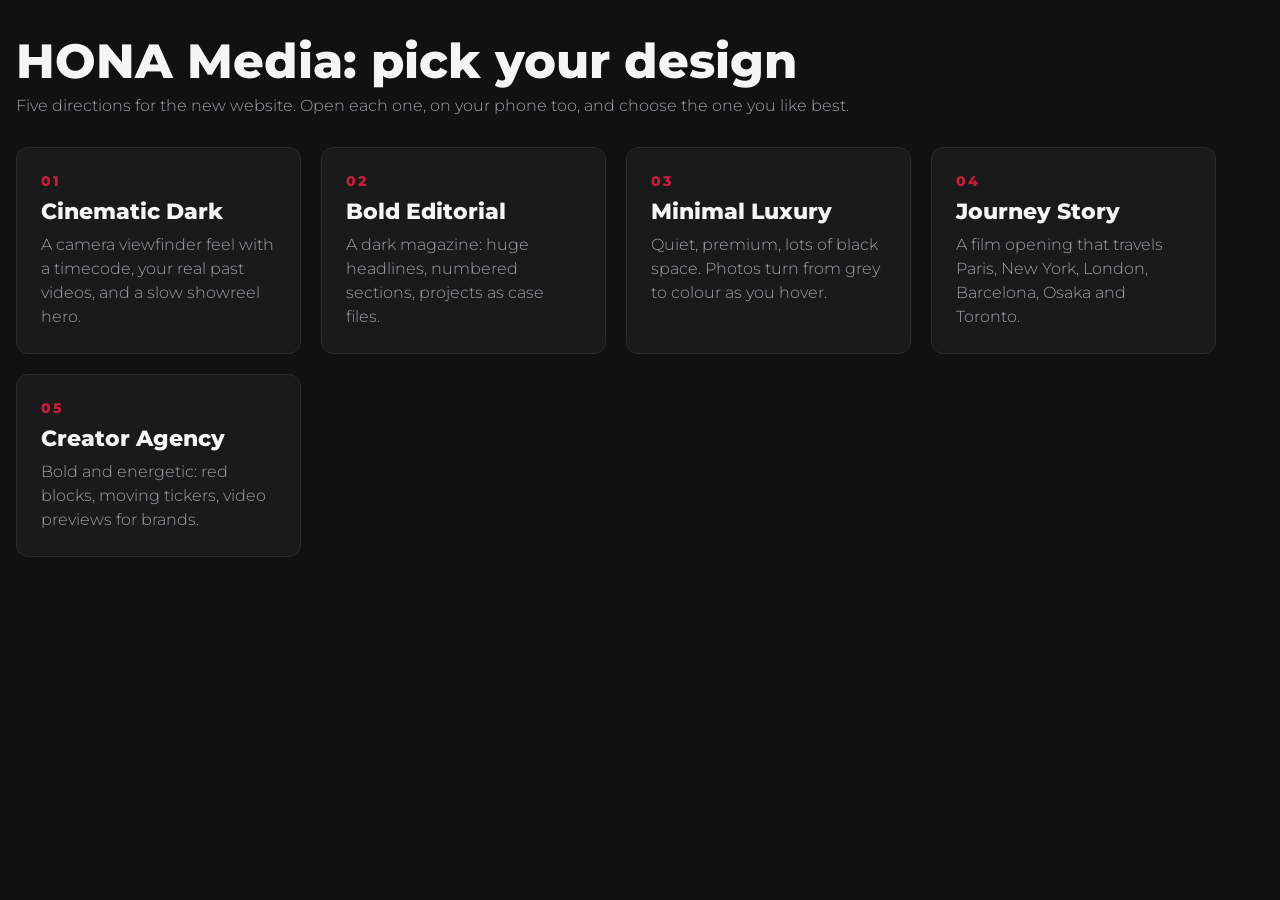
<file: index.html>
<!doctype html>
<html lang="en">
<head>
<meta charset="utf-8">
<meta name="viewport" content="width=device-width, initial-scale=1">
<title>HONA Media: 5 website designs</title>
<link href="https://fonts.googleapis.com/css2?family=Montserrat:wght@300;400;800&display=swap" rel="stylesheet">
<style>
  :root { --bg:#111; --card:#1a1a1a; --text:#f5f5f3; --muted:#9aa3a8; --red:#C41E3A; }
  * { box-sizing:border-box; }
  body { margin:0; background:var(--bg); color:var(--text); font-family:Montserrat, system-ui, sans-serif; padding:32px 16px 64px; }
  h1 { font-weight:800; font-size:clamp(28px,6vw,48px); margin:0 0 6px; }
  p.lead { color:var(--muted); margin:0 0 32px; font-weight:300; }
  .grid { display:grid; gap:20px; grid-template-columns:repeat(auto-fit,minmax(280px,1fr)); max-width:1200px; }
  a.card { display:block; background:var(--card); border:1px solid #2a2a2a; border-radius:12px; padding:24px; color:inherit; text-decoration:none; transition:border-color .2s; }
  a.card:hover, a.card:focus-visible { border-color:var(--red); outline:none; }
  .num { color:var(--red); font-weight:800; font-size:14px; letter-spacing:.15em; }
  h2 { margin:8px 0 8px; font-size:22px; font-weight:800; }
  .desc { color:var(--muted); font-weight:300; line-height:1.5; margin:0; }
</style>
</head>
<body>
  <h1>HONA Media: pick your design</h1>
  <p class="lead">Five directions for the new website. Open each one, on your phone too, and choose the one you like best.</p>
  <div class="grid">
    <a class="card" href="1-cinematic-dark/index.html"><div class="num">01</div><h2>Cinematic Dark</h2><p class="desc">A camera viewfinder feel with a timecode, your real past videos, and a slow showreel hero.</p></a>
    <a class="card" href="2-bold-editorial/index.html"><div class="num">02</div><h2>Bold Editorial</h2><p class="desc">A dark magazine: huge headlines, numbered sections, projects as case files.</p></a>
    <a class="card" href="3-minimal-luxury/index.html"><div class="num">03</div><h2>Minimal Luxury</h2><p class="desc">Quiet, premium, lots of black space. Photos turn from grey to colour as you hover.</p></a>
    <a class="card" href="4-journey-story/index.html"><div class="num">04</div><h2>Journey Story</h2><p class="desc">A film opening that travels Paris, New York, London, Barcelona, Osaka and Toronto.</p></a>
    <a class="card" href="5-creator-agency/index.html"><div class="num">05</div><h2>Creator Agency</h2><p class="desc">Bold and energetic: red blocks, moving tickers, video previews for brands.</p></a>
  </div>
</body>
</html>
</file>
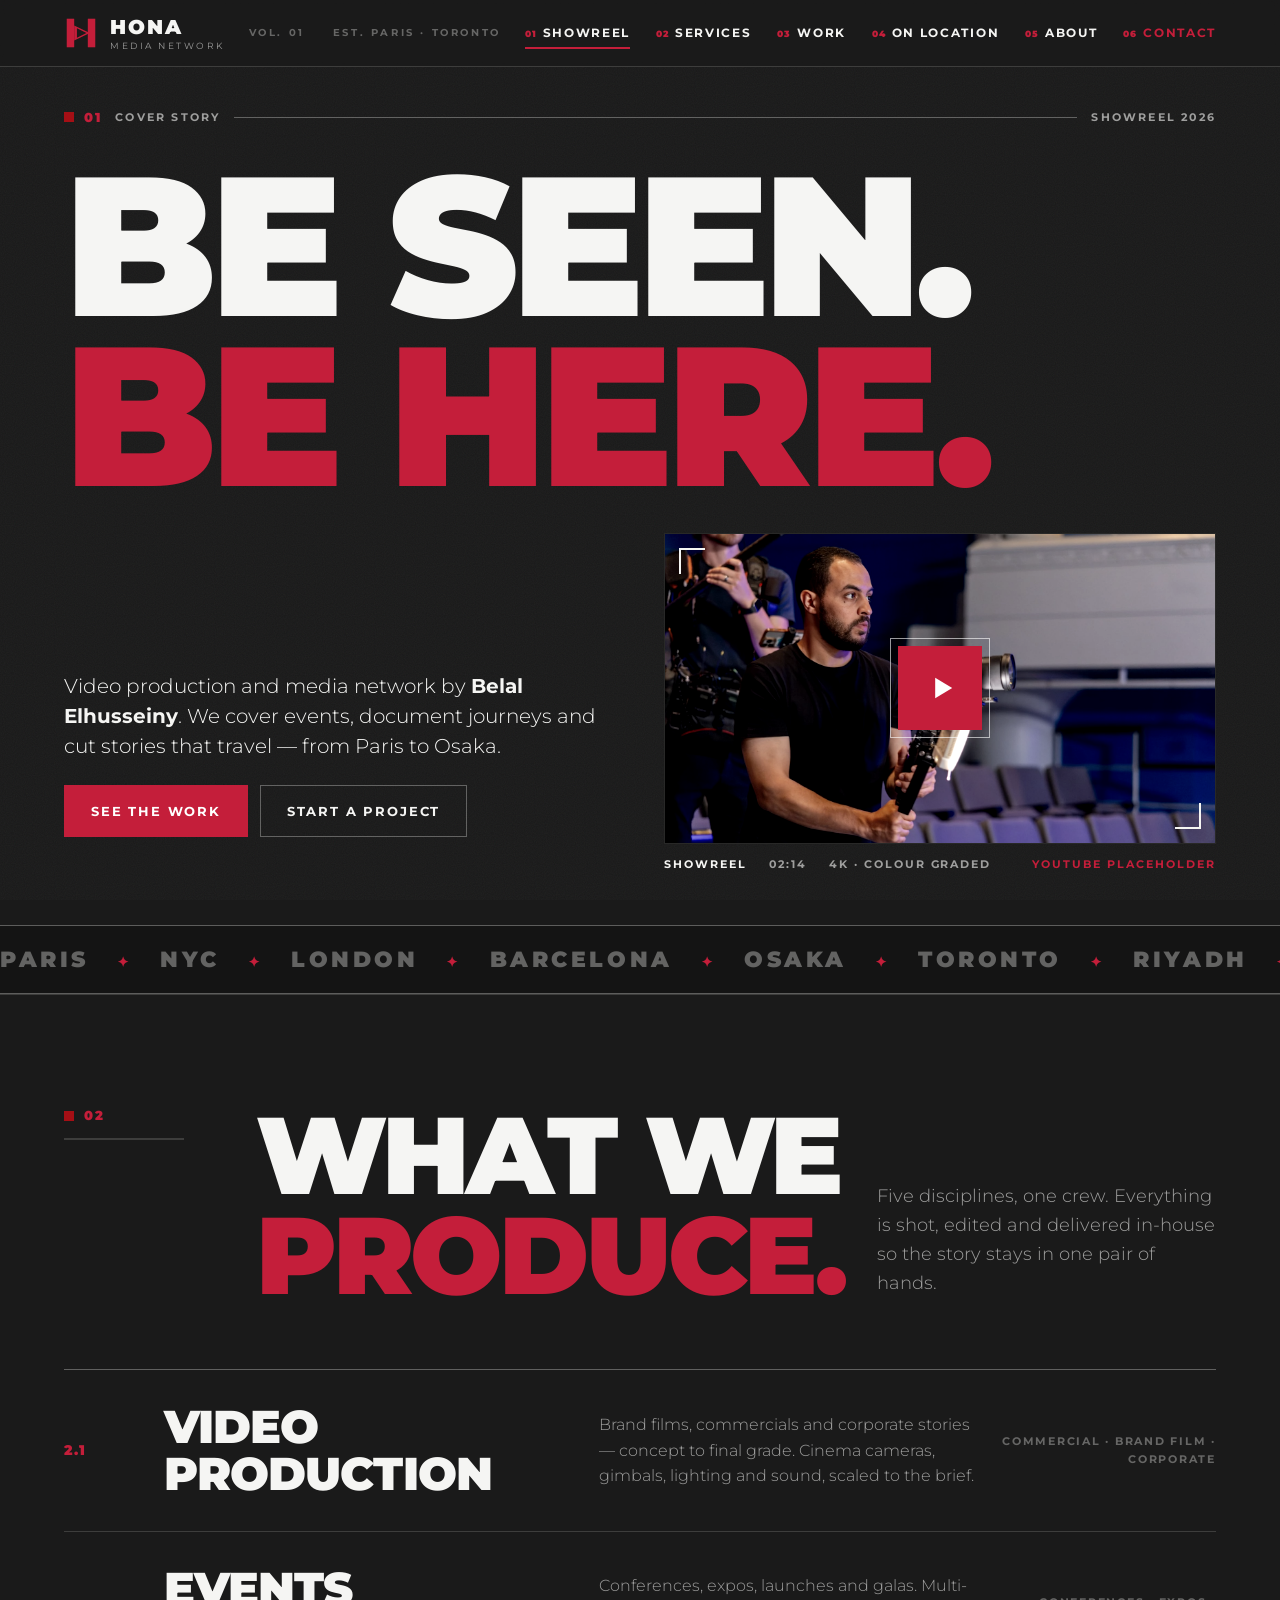
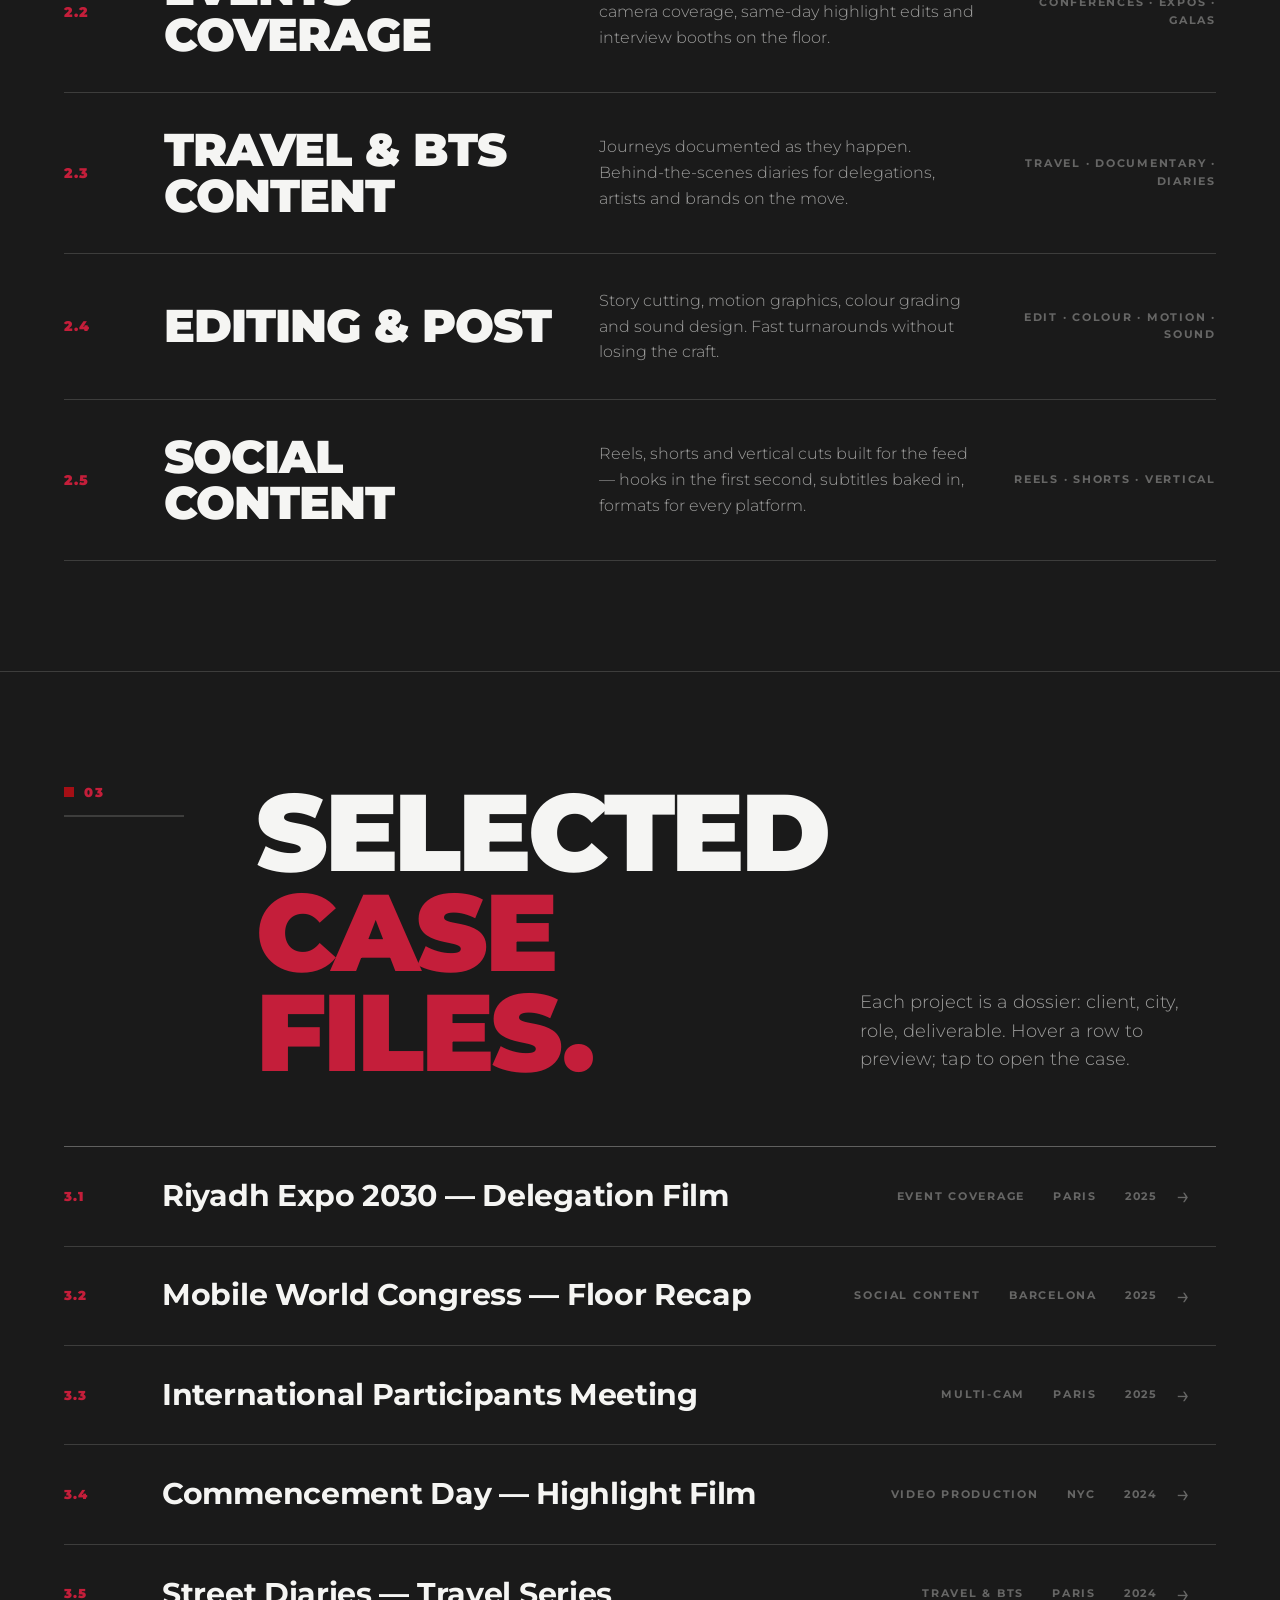
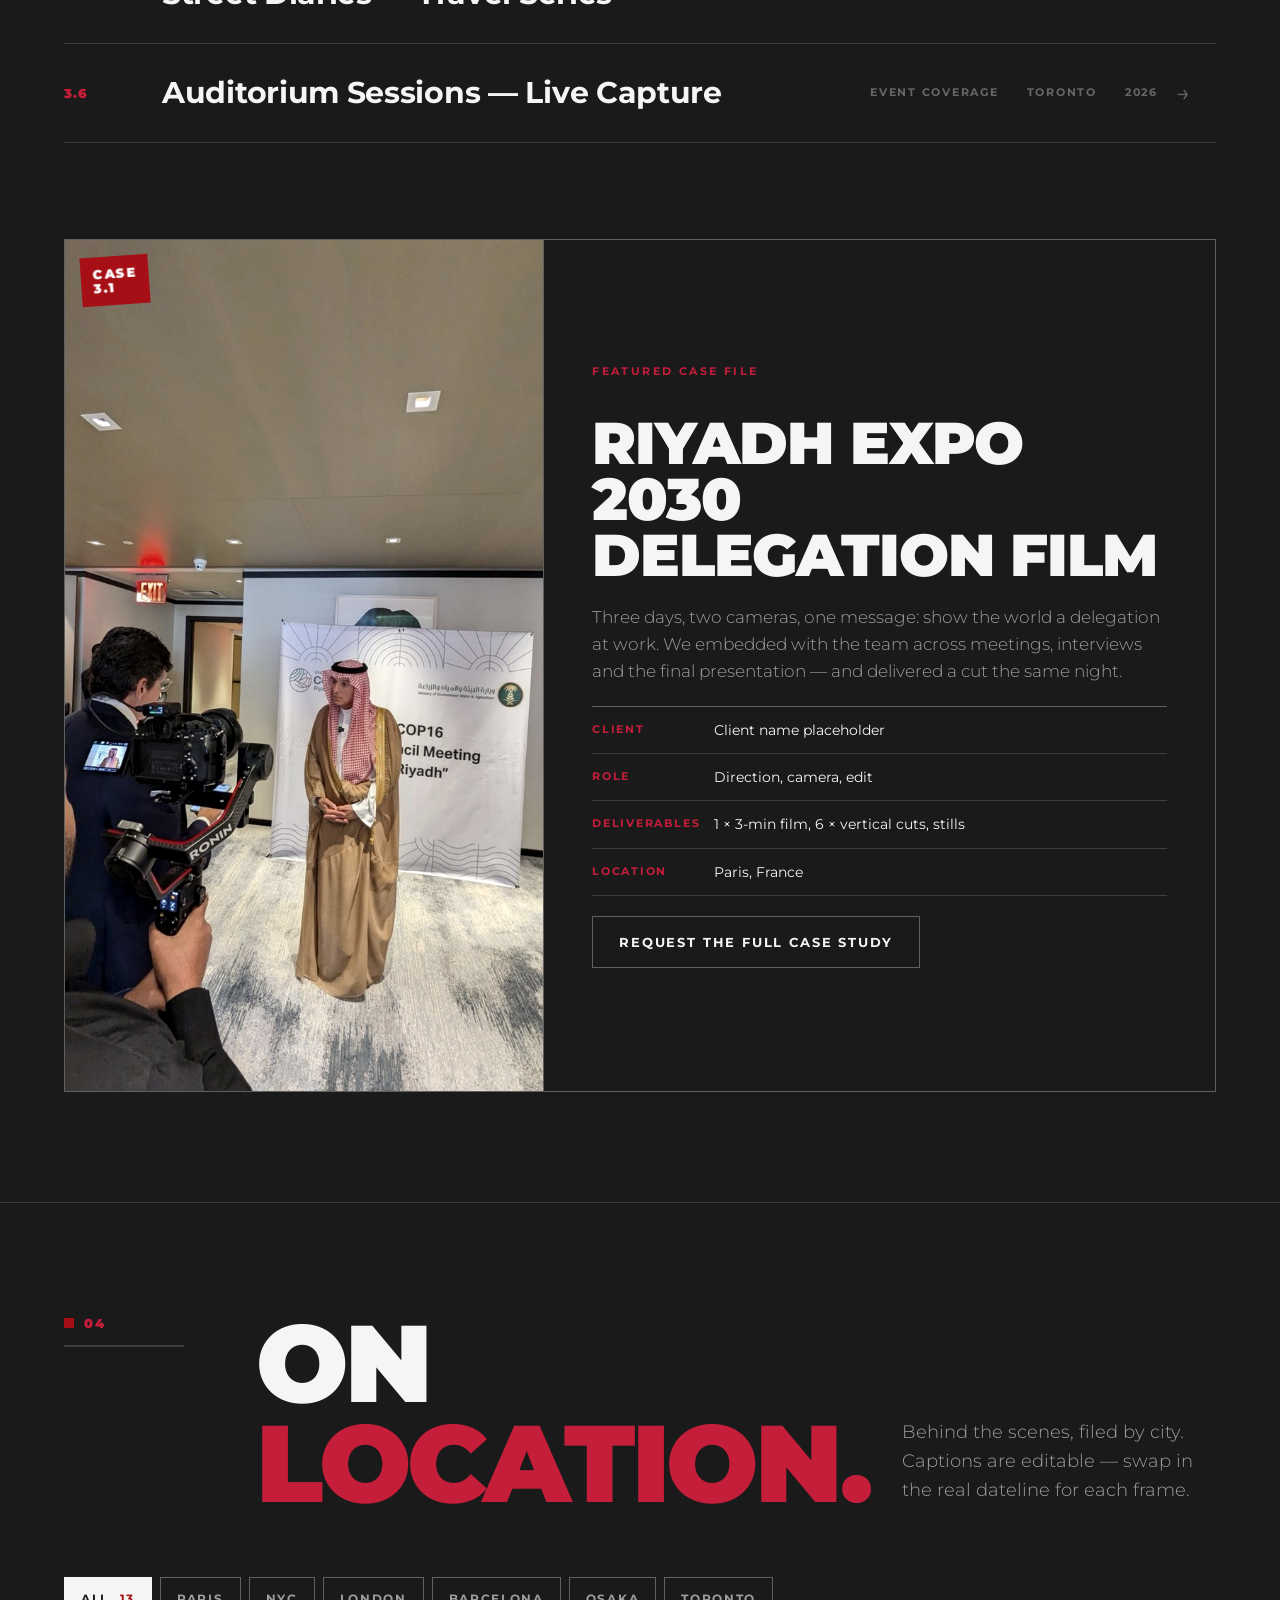
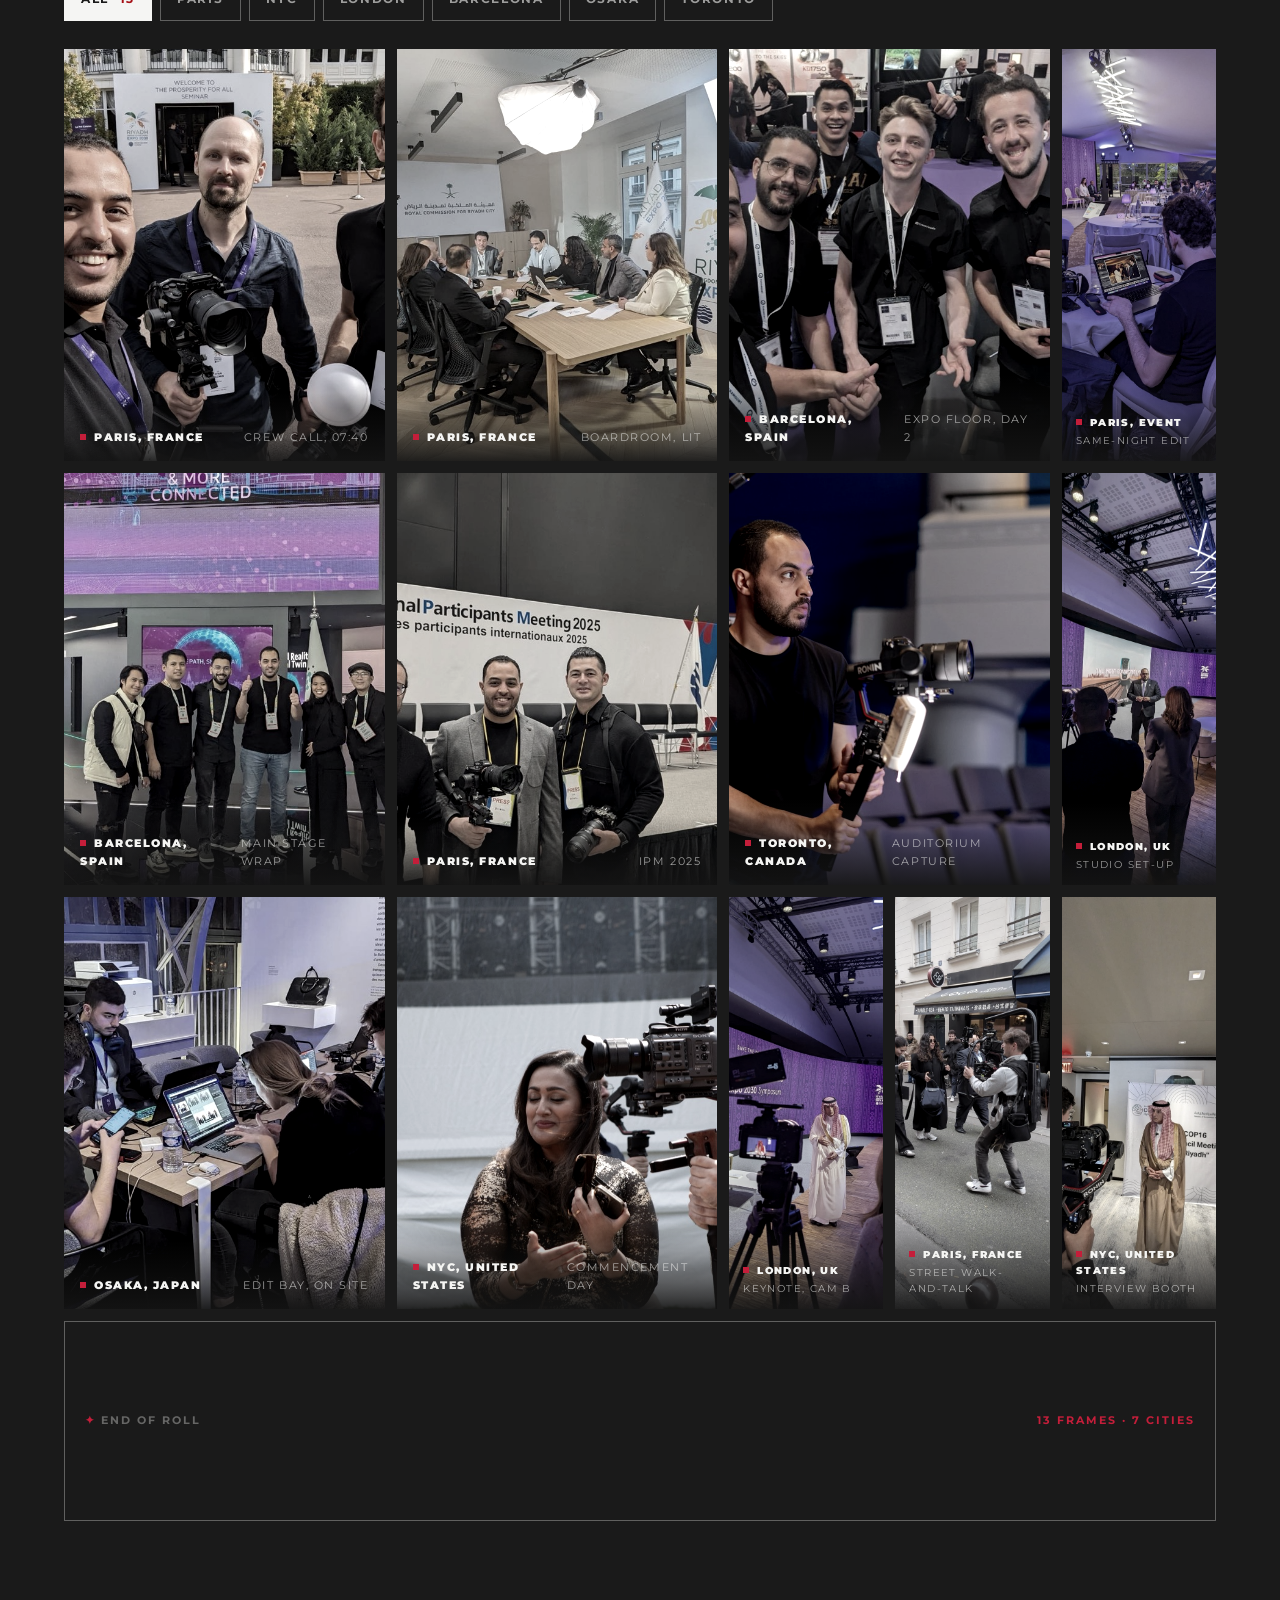
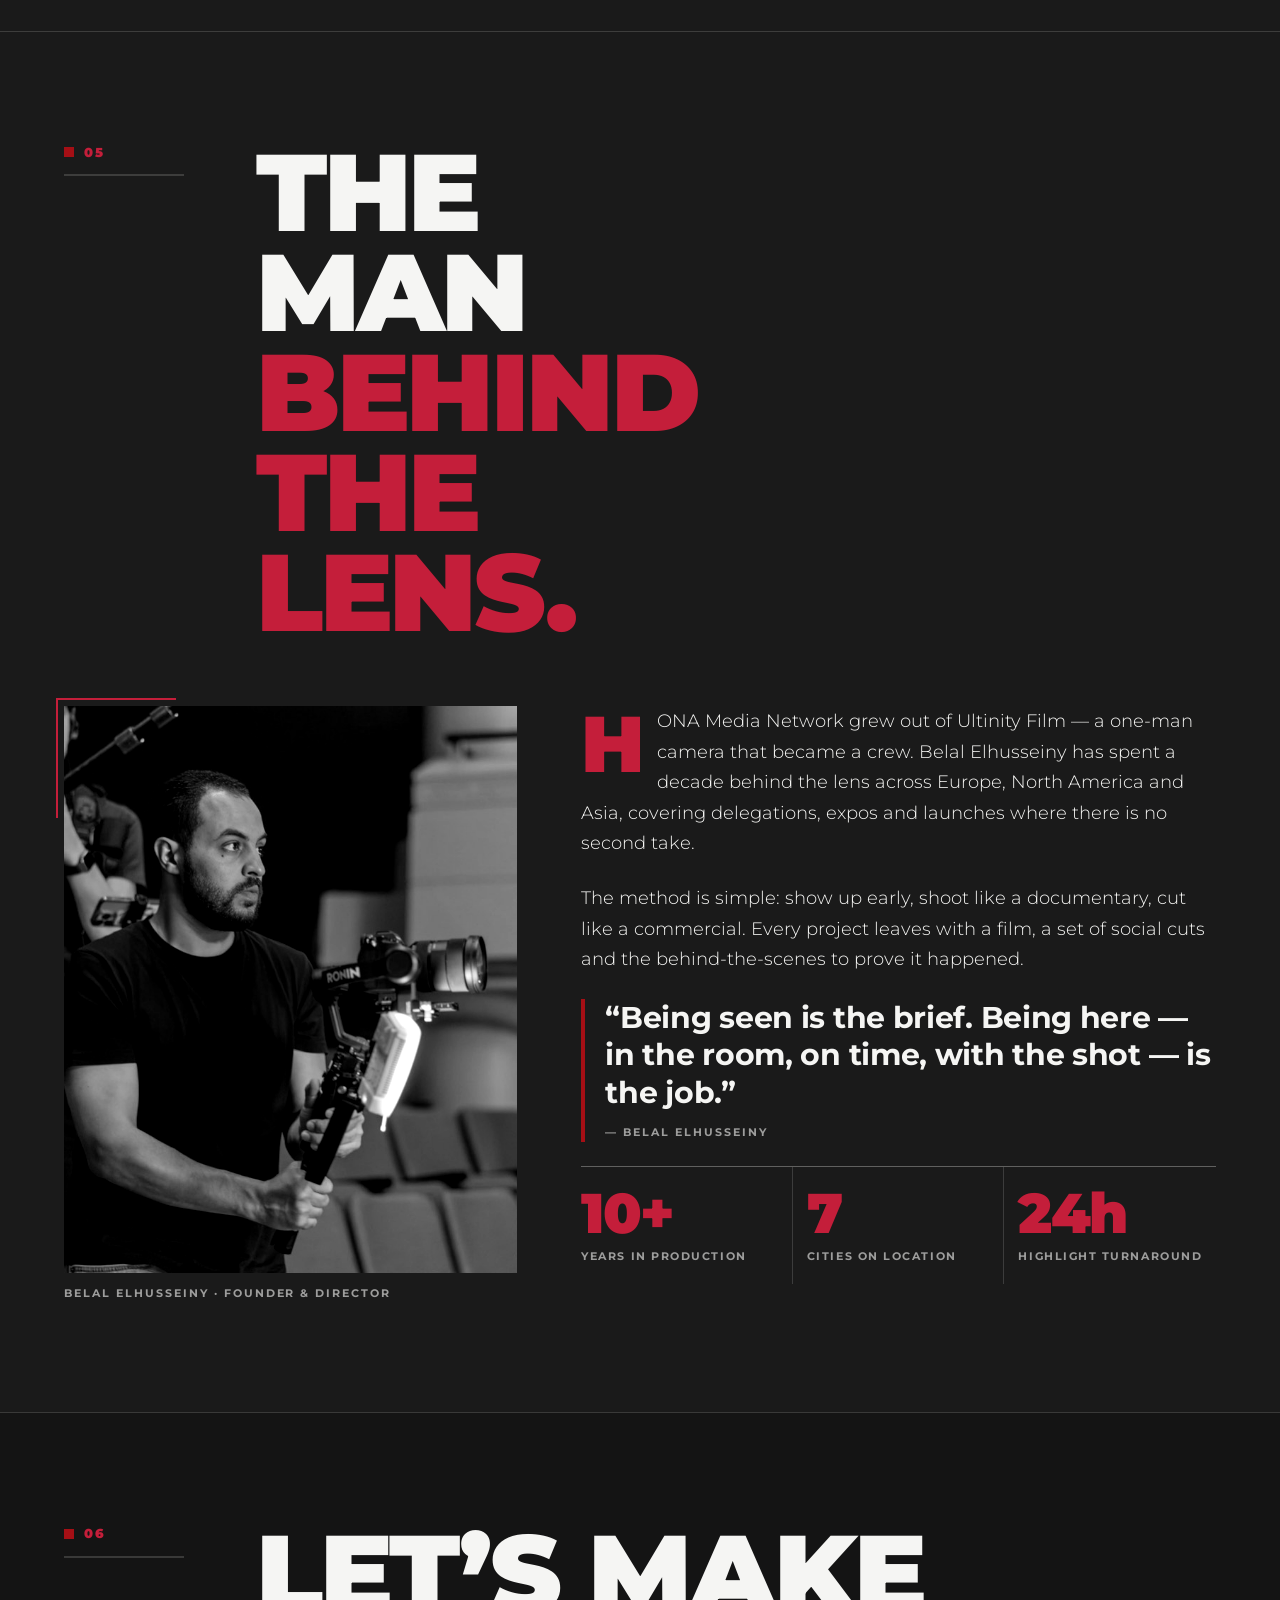
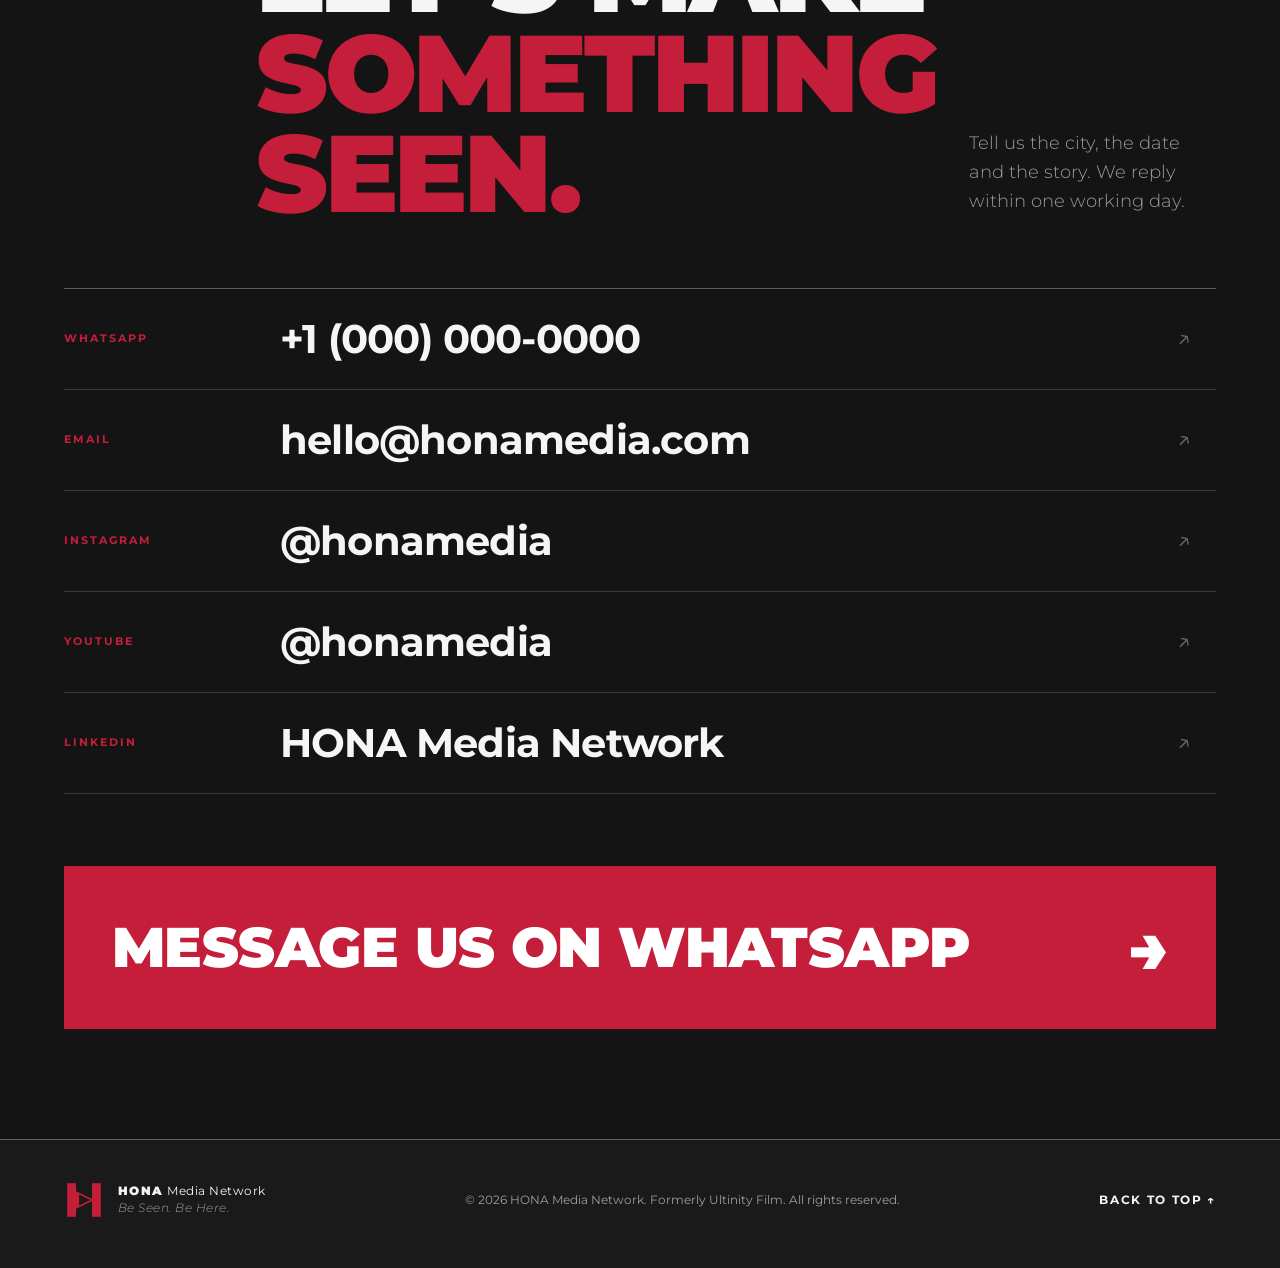
<file: 2-bold-editorial/index.html>
<!doctype html>
<html lang="en">
<head>
  <meta charset="utf-8">
  <meta name="viewport" content="width=device-width, initial-scale=1">
  <title>HONA Media Network — Be Seen. Be Here.</title>
  <meta name="description" content="HONA Media Network is a video production and media company by Belal Elhusseiny. Showreels, event coverage, travel and behind-the-scenes content, editing and social video — shot in Paris, London, NYC, Barcelona, Osaka and Toronto.">
  <meta name="theme-color" content="#1a1a1a">
  <link rel="canonical" href="https://honamedia.com/">
  <link rel="icon" type="image/svg+xml" href="assets/brand/favicon.svg">

  <!-- Open Graph / Twitter -->
  <meta property="og:type" content="website">
  <meta property="og:site_name" content="HONA Media Network">
  <meta property="og:title" content="HONA Media Network — Be Seen. Be Here.">
  <meta property="og:description" content="Video production, event coverage, travel & BTS content, editing and social video. Crafted by Belal Elhusseiny.">
  <meta property="og:image" content="https://honamedia.com/assets/hero-poster.jpg">
  <meta property="og:url" content="https://honamedia.com/">
  <meta name="twitter:card" content="summary_large_image">
  <meta name="twitter:title" content="HONA Media Network — Be Seen. Be Here.">
  <meta name="twitter:description" content="Video production, event coverage, travel & BTS content, editing and social video.">
  <meta name="twitter:image" content="https://honamedia.com/assets/hero-poster.jpg">

  <link rel="preconnect" href="https://fonts.googleapis.com">
  <link rel="preconnect" href="https://fonts.gstatic.com" crossorigin>
  <link href="https://fonts.googleapis.com/css2?family=Montserrat:ital,wght@0,300;0,400;0,700;0,900;1,300&display=swap" rel="stylesheet">
  <link rel="stylesheet" href="css/styles.css">

  <script type="application/ld+json">
  {
    "@context": "https://schema.org",
    "@type": "Organization",
    "name": "HONA Media Network",
    "alternateName": "HONA Media",
    "url": "https://honamedia.com/",
    "logo": "https://honamedia.com/assets/brand/favicon.svg",
    "slogan": "Be Seen. Be Here.",
    "founder": { "@type": "Person", "name": "Belal Elhusseiny" },
    "email": "hello@honamedia.com",
    "sameAs": ["https://instagram.com/honamedia", "https://youtube.com/@honamedia", "https://linkedin.com/company/honamedia"]
  }
  </script>
</head>
<body>
  <a class="skip" href="#main">Skip to content</a>

  <!-- ===== MASTHEAD ===== -->
  <header class="masthead" id="top">
    <a class="brand" href="#top" aria-label="HONA Media Network — home">
      <svg class="brand__mark" viewBox="0 0 100 100" aria-hidden="true" focusable="false">
        <rect x="8" y="8" width="22" height="84" fill="currentColor"/>
        <rect x="70" y="8" width="22" height="84" fill="currentColor"/>
        <polygon points="30,28 30,72 76,50" fill="currentColor"/>
        <polygon points="38,36 38,64 66,50" class="brand__cut"/>
      </svg>
      <span class="brand__word">HONA<small>Media Network</small></span>
    </a>

    <p class="masthead__edition" aria-hidden="true"><span>Vol. 01</span><span>Est. Paris · Toronto</span></p>

    <nav class="nav" aria-label="Primary">
      <button class="nav__toggle" aria-expanded="false" aria-controls="nav-list"><span class="nav__toggle-bar"></span><span class="visually-hidden">Menu</span></button>
      <ul class="nav__list" id="nav-list">
        <li><a href="#showreel"><i>01</i>Showreel</a></li>
        <li><a href="#services"><i>02</i>Services</a></li>
        <li><a href="#work"><i>03</i>Work</a></li>
        <li><a href="#bts"><i>04</i>On Location</a></li>
        <li><a href="#about"><i>05</i>About</a></li>
        <li><a class="nav__cta" href="#contact"><i>06</i>Contact</a></li>
      </ul>
    </nav>
  </header>

  <main id="main">

    <!-- ===== 01 SHOWREEL / COVER ===== -->
    <section class="cover" id="showreel" aria-labelledby="cover-title">
      <div class="cover__rule" aria-hidden="true">
        <span class="folio">01</span><span class="folio__label">Cover story</span><span class="folio__line"></span><span class="folio__tag">Showreel 2026</span>
      </div>

      <h1 class="cover__title" id="cover-title">
        <span class="cover__line"><span>Be</span> <span>Seen.</span></span>
        <span class="cover__line cover__line--ink"><span>Be</span> <span>Here.</span></span>
      </h1>

      <div class="cover__deck">
        <p class="cover__standfirst">Video production and media network by <strong>Belal Elhusseiny</strong>. We cover events, document journeys and cut stories that travel — from Paris to Osaka.</p>
        <div class="cover__actions">
          <a class="btn btn--ink" href="#work">See the work</a>
          <a class="btn btn--line" href="#contact">Start a project</a>
        </div>
      </div>

      <!-- Showreel player: replace data-video-id with the real YouTube ID -->
      <figure class="reel" id="reel">
        <div class="reel__frame" data-video-id="VIDEO_ID_PLACEHOLDER">
          <img class="reel__poster" src="assets/hero-poster.jpg" width="1600" height="1067" alt="Belal Elhusseiny operating a gimbal camera inside an auditorium in Toronto" fetchpriority="high">
          <button class="reel__play" type="button" aria-label="Play showreel">
            <span class="reel__play-ring" aria-hidden="true"></span>
            <svg viewBox="0 0 100 100" aria-hidden="true"><polygon points="30,20 30,80 80,50" fill="currentColor"/></svg>
          </button>
          <span class="reel__corner reel__corner--tl" aria-hidden="true"></span>
          <span class="reel__corner reel__corner--br" aria-hidden="true"></span>
        </div>
        <figcaption class="reel__caption"><span>Showreel</span><span>02:14</span><span>4K · Colour graded</span><span class="reel__caption-note">YouTube placeholder</span></figcaption>
      </figure>

      <div class="ticker" aria-hidden="true">
        <div class="ticker__track">
          <span>Paris</span><span>NYC</span><span>London</span><span>Barcelona</span><span>Osaka</span><span>Toronto</span><span>Riyadh</span>
          <span>Paris</span><span>NYC</span><span>London</span><span>Barcelona</span><span>Osaka</span><span>Toronto</span><span>Riyadh</span>
        </div>
      </div>
    </section>

    <!-- ===== 02 SERVICES ===== -->
    <section class="section services" id="services" aria-labelledby="services-title">
      <div class="section__head">
        <span class="folio">02</span>
        <h2 class="section__title" id="services-title">What we<br><em>produce.</em></h2>
        <p class="section__intro">Five disciplines, one crew. Everything is shot, edited and delivered in-house so the story stays in one pair of hands.</p>
      </div>

      <ol class="index">
        <li class="index__row">
          <span class="index__num">2.1</span>
          <h3 class="index__name">Video Production</h3>
          <p class="index__desc">Brand films, commercials and corporate stories — concept to final grade. Cinema cameras, gimbals, lighting and sound, scaled to the brief.</p>
          <span class="index__tag">Commercial · Brand film · Corporate</span>
        </li>
        <li class="index__row">
          <span class="index__num">2.2</span>
          <h3 class="index__name">Events Coverage</h3>
          <p class="index__desc">Conferences, expos, launches and galas. Multi-camera coverage, same-day highlight edits and interview booths on the floor.</p>
          <span class="index__tag">Conferences · Expos · Galas</span>
        </li>
        <li class="index__row">
          <span class="index__num">2.3</span>
          <h3 class="index__name">Travel &amp; BTS Content</h3>
          <p class="index__desc">Journeys documented as they happen. Behind-the-scenes diaries for delegations, artists and brands on the move.</p>
          <span class="index__tag">Travel · Documentary · Diaries</span>
        </li>
        <li class="index__row">
          <span class="index__num">2.4</span>
          <h3 class="index__name">Editing &amp; Post</h3>
          <p class="index__desc">Story cutting, motion graphics, colour grading and sound design. Fast turnarounds without losing the craft.</p>
          <span class="index__tag">Edit · Colour · Motion · Sound</span>
        </li>
        <li class="index__row">
          <span class="index__num">2.5</span>
          <h3 class="index__name">Social Content</h3>
          <p class="index__desc">Reels, shorts and vertical cuts built for the feed — hooks in the first second, subtitles baked in, formats for every platform.</p>
          <span class="index__tag">Reels · Shorts · Vertical</span>
        </li>
      </ol>
    </section>

    <!-- ===== 03 WORK / CASE FILES ===== -->
    <section class="section work" id="work" aria-labelledby="work-title">
      <div class="section__head">
        <span class="folio">03</span>
        <h2 class="section__title" id="work-title">Selected<br><em>case files.</em></h2>
        <p class="section__intro">Each project is a dossier: client, city, role, deliverable. Hover a row to preview; tap to open the case.</p>
      </div>

      <div class="cases">
        <div class="cases__preview" aria-hidden="true">
          <img src="assets/bts/bts-04.jpg" alt="" width="675" height="1200">
        </div>

        <ol class="cases__list">
          <li>
            <a class="case" href="#case-01" data-preview="assets/bts/bts-04.jpg">
              <span class="case__num">3.1</span>
              <span class="case__title">Riyadh Expo 2030 — Delegation Film</span>
              <span class="case__meta"><span>Event coverage</span><span>Paris</span><span>2025</span></span>
              <span class="case__arrow" aria-hidden="true">→</span>
            </a>
          </li>
          <li>
            <a class="case" href="#case-02" data-preview="assets/bts/bts-09.jpg">
              <span class="case__num">3.2</span>
              <span class="case__title">Mobile World Congress — Floor Recap</span>
              <span class="case__meta"><span>Social content</span><span>Barcelona</span><span>2025</span></span>
              <span class="case__arrow" aria-hidden="true">→</span>
            </a>
          </li>
          <li>
            <a class="case" href="#case-03" data-preview="assets/bts/bts-10.jpg">
              <span class="case__num">3.3</span>
              <span class="case__title">International Participants Meeting</span>
              <span class="case__meta"><span>Multi-cam</span><span>Paris</span><span>2025</span></span>
              <span class="case__arrow" aria-hidden="true">→</span>
            </a>
          </li>
          <li>
            <a class="case" href="#case-04" data-preview="assets/bts/bts-13.jpg">
              <span class="case__num">3.4</span>
              <span class="case__title">Commencement Day — Highlight Film</span>
              <span class="case__meta"><span>Video production</span><span>NYC</span><span>2024</span></span>
              <span class="case__arrow" aria-hidden="true">→</span>
            </a>
          </li>
          <li>
            <a class="case" href="#case-05" data-preview="assets/bts/bts-05.jpg">
              <span class="case__num">3.5</span>
              <span class="case__title">Street Diaries — Travel Series</span>
              <span class="case__meta"><span>Travel &amp; BTS</span><span>Paris</span><span>2024</span></span>
              <span class="case__arrow" aria-hidden="true">→</span>
            </a>
          </li>
          <li>
            <a class="case" href="#case-06" data-preview="assets/bts/bts-11.jpg">
              <span class="case__num">3.6</span>
              <span class="case__title">Auditorium Sessions — Live Capture</span>
              <span class="case__meta"><span>Event coverage</span><span>Toronto</span><span>2026</span></span>
              <span class="case__arrow" aria-hidden="true">→</span>
            </a>
          </li>
        </ol>
      </div>

      <!-- Featured case study spread -->
      <article class="spread" id="case-01" aria-labelledby="spread-title">
        <div class="spread__media">
          <img src="assets/bts/bts-07.jpg" width="675" height="1200" alt="A HONA camera operator films a delegate in traditional dress in front of a conference backdrop" loading="lazy">
          <span class="spread__stamp" aria-hidden="true">Case<br>3.1</span>
        </div>
        <div class="spread__body">
          <p class="eyebrow">Featured case file</p>
          <h3 class="spread__title" id="spread-title">Riyadh Expo 2030<br>Delegation Film</h3>
          <p class="spread__lede">Three days, two cameras, one message: show the world a delegation at work. We embedded with the team across meetings, interviews and the final presentation — and delivered a cut the same night.</p>
          <dl class="spec">
            <div><dt>Client</dt><dd>Client name placeholder</dd></div>
            <div><dt>Role</dt><dd>Direction, camera, edit</dd></div>
            <div><dt>Deliverables</dt><dd>1 × 3-min film, 6 × vertical cuts, stills</dd></div>
            <div><dt>Location</dt><dd>Paris, France</dd></div>
          </dl>
          <a class="btn btn--line" href="#contact">Request the full case study</a>
        </div>
      </article>
    </section>

    <!-- ===== 04 BTS BY CITY ===== -->
    <section class="section bts" id="bts" aria-labelledby="bts-title">
      <div class="section__head">
        <span class="folio">04</span>
        <h2 class="section__title" id="bts-title">On<br><em>location.</em></h2>
        <p class="section__intro">Behind the scenes, filed by city. Captions are editable — swap in the real dateline for each frame.</p>
      </div>

      <div class="filters" role="group" aria-label="Filter by city">
        <button class="filter is-active" type="button" data-city="all" aria-pressed="true">All <span>13</span></button>
        <button class="filter" type="button" data-city="paris" aria-pressed="false">Paris</button>
        <button class="filter" type="button" data-city="nyc" aria-pressed="false">NYC</button>
        <button class="filter" type="button" data-city="london" aria-pressed="false">London</button>
        <button class="filter" type="button" data-city="barcelona" aria-pressed="false">Barcelona</button>
        <button class="filter" type="button" data-city="osaka" aria-pressed="false">Osaka</button>
        <button class="filter" type="button" data-city="toronto" aria-pressed="false">Toronto</button>
      </div>

      <ul class="gallery" id="gallery">
        <li class="shot shot--wide" data-city="paris">
          <img src="assets/bts/bts-01.jpg" width="1200" height="675" alt="Three crew members with cameras and gimbals pose outside a venue in Paris" loading="lazy">
          <figcaption class="shot__cap"><b>Paris, France</b><span>Crew call, 07:40</span></figcaption>
        </li>
        <li class="shot shot--wide" data-city="paris">
          <img src="assets/bts/bts-06.jpg" width="1200" height="675" alt="Film crew lighting a boardroom meeting with flags and expo branding" loading="lazy">
          <figcaption class="shot__cap"><b>Paris, France</b><span>Boardroom, lit</span></figcaption>
        </li>
        <li class="shot shot--wide" data-city="barcelona">
          <img src="assets/bts/bts-08.jpg" width="1200" height="675" alt="Crew selfie on a purple-lit expo floor" loading="lazy">
          <figcaption class="shot__cap"><b>Barcelona, Spain</b><span>Expo floor, day 2</span></figcaption>
        </li>
        <li class="shot shot--tall" data-city="paris">
          <img src="assets/bts/bts-02.jpg" width="675" height="1200" alt="Editor working on a laptop at an evening event under purple lighting" loading="lazy">
          <figcaption class="shot__cap"><b>Paris, Event</b><span>Same-night edit</span></figcaption>
        </li>
        <li class="shot shot--wide" data-city="barcelona">
          <img src="assets/bts/bts-09.jpg" width="1200" height="675" alt="Team standing under a large LED stage at a technology congress" loading="lazy">
          <figcaption class="shot__cap"><b>Barcelona, Spain</b><span>Main stage wrap</span></figcaption>
        </li>
        <li class="shot shot--wide" data-city="paris">
          <img src="assets/bts/bts-10.jpg" width="1200" height="675" alt="Three camera operators with gimbals in front of an international meeting backdrop" loading="lazy">
          <figcaption class="shot__cap"><b>Paris, France</b><span>IPM 2025</span></figcaption>
        </li>
        <li class="shot shot--wide" data-city="toronto">
          <img src="assets/bts/bts-11.jpg" width="1200" height="800" alt="Belal operating a gimbal camera in a theatre auditorium" loading="lazy">
          <figcaption class="shot__cap"><b>Toronto, Canada</b><span>Auditorium capture</span></figcaption>
        </li>
        <li class="shot shot--tall" data-city="london">
          <img src="assets/bts/bts-03.jpg" width="675" height="1200" alt="Camera on tripod in a studio with a curved purple screen" loading="lazy">
          <figcaption class="shot__cap"><b>London, UK</b><span>Studio set-up</span></figcaption>
        </li>
        <li class="shot shot--wide" data-city="osaka">
          <img src="assets/bts/bts-12.jpg" width="1200" height="675" alt="Team editing on laptops at a shared table during an event" loading="lazy">
          <figcaption class="shot__cap"><b>Osaka, Japan</b><span>Edit bay, on site</span></figcaption>
        </li>
        <li class="shot shot--wide" data-city="nyc">
          <img src="assets/bts/bts-13.jpg" width="1200" height="800" alt="Camera operator filming graduates outdoors on commencement day" loading="lazy">
          <figcaption class="shot__cap"><b>NYC, United States</b><span>Commencement day</span></figcaption>
        </li>
        <li class="shot shot--tall" data-city="london">
          <img src="assets/bts/bts-04.jpg" width="675" height="1200" alt="Monitor view of a speaker on stage during a conference" loading="lazy">
          <figcaption class="shot__cap"><b>London, UK</b><span>Keynote, cam B</span></figcaption>
        </li>
        <li class="shot shot--tall" data-city="paris">
          <img src="assets/bts/bts-05.jpg" width="675" height="1200" alt="Camera operator walking backwards filming a group on a Paris street" loading="lazy">
          <figcaption class="shot__cap"><b>Paris, France</b><span>Street walk-and-talk</span></figcaption>
        </li>
        <li class="shot shot--tall" data-city="nyc">
          <img src="assets/bts/bts-07.jpg" width="675" height="1200" alt="Camera operator interviewing a delegate in front of a conference backdrop" loading="lazy">
          <figcaption class="shot__cap"><b>NYC, United States</b><span>Interview booth</span></figcaption>
        </li>
        <li class="gallery__end" aria-hidden="true"><span>End of roll</span><b>13 frames · 7 cities</b></li>
      </ul>
    </section>

    <!-- ===== 05 ABOUT ===== -->
    <section class="section about" id="about" aria-labelledby="about-title">
      <div class="section__head">
        <span class="folio">05</span>
        <h2 class="section__title" id="about-title">The man<br><em>behind the lens.</em></h2>
      </div>

      <div class="about__grid">
        <figure class="about__portrait">
          <img src="assets/bts/bts-11.jpg" width="1200" height="800" alt="Belal Elhusseiny holding a gimbal rig, looking off-camera" loading="lazy">
          <figcaption>Belal Elhusseiny · Founder &amp; Director</figcaption>
        </figure>

        <div class="about__copy">
          <p class="dropcap">HONA Media Network grew out of Ultinity Film — a one-man camera that became a crew. Belal Elhusseiny has spent a decade behind the lens across Europe, North America and Asia, covering delegations, expos and launches where there is no second take.</p>
          <p>The method is simple: show up early, shoot like a documentary, cut like a commercial. Every project leaves with a film, a set of social cuts and the behind-the-scenes to prove it happened.</p>

          <blockquote class="pull">
            <p>“Being seen is the brief. Being here — in the room, on time, with the shot — is the job.”</p>
            <cite>— Belal Elhusseiny</cite>
          </blockquote>

          <ul class="facts">
            <li><b>10+</b><span>years in production</span></li>
            <li><b>7</b><span>cities on location</span></li>
            <li><b>24h</b><span>highlight turnaround</span></li>
          </ul>
        </div>
      </div>
    </section>

    <!-- ===== 06 CONTACT ===== -->
    <section class="section contact" id="contact" aria-labelledby="contact-title">
      <div class="section__head">
        <span class="folio">06</span>
        <h2 class="section__title contact__title" id="contact-title">Let’s make<br><em>something seen.</em></h2>
        <p class="section__intro">Tell us the city, the date and the story. We reply within one working day.</p>
      </div>

      <ul class="channels">
        <li>
          <a class="channel" href="https://wa.me/10000000000" target="_blank" rel="noopener">
            <span class="channel__label">WhatsApp</span>
            <span class="channel__value">+1 (000) 000-0000</span>
            <span class="channel__arrow" aria-hidden="true">↗</span>
          </a>
        </li>
        <li>
          <a class="channel" href="mailto:hello@honamedia.com">
            <span class="channel__label">Email</span>
            <span class="channel__value">hello@honamedia.com</span>
            <span class="channel__arrow" aria-hidden="true">↗</span>
          </a>
        </li>
        <li>
          <a class="channel" href="https://instagram.com/honamedia" target="_blank" rel="noopener">
            <span class="channel__label">Instagram</span>
            <span class="channel__value">@honamedia</span>
            <span class="channel__arrow" aria-hidden="true">↗</span>
          </a>
        </li>
        <li>
          <a class="channel" href="https://youtube.com/@honamedia" target="_blank" rel="noopener">
            <span class="channel__label">YouTube</span>
            <span class="channel__value">@honamedia</span>
            <span class="channel__arrow" aria-hidden="true">↗</span>
          </a>
        </li>
        <li>
          <a class="channel" href="https://linkedin.com/company/honamedia" target="_blank" rel="noopener">
            <span class="channel__label">LinkedIn</span>
            <span class="channel__value">HONA Media Network</span>
            <span class="channel__arrow" aria-hidden="true">↗</span>
          </a>
        </li>
      </ul>

      <a class="cta-block" href="https://wa.me/10000000000" target="_blank" rel="noopener">
        <span class="cta-block__text">Message us on WhatsApp</span>
        <span class="cta-block__arrow" aria-hidden="true">→</span>
      </a>
    </section>
  </main>

  <!-- ===== COLOPHON ===== -->
  <footer class="colophon">
    <div class="colophon__brand">
      <svg viewBox="0 0 100 100" aria-hidden="true" focusable="false">
        <rect x="8" y="8" width="22" height="84" fill="currentColor"/>
        <rect x="70" y="8" width="22" height="84" fill="currentColor"/>
        <polygon points="30,28 30,72 76,50" fill="currentColor"/>
        <polygon points="38,36 38,64 66,50" fill="#1a1a1a"/>
      </svg>
      <p><b>HONA</b> Media Network<br><i>Be Seen. Be Here.</i></p>
    </div>
    <p class="colophon__legal">© <span id="year">2026</span> HONA Media Network. Formerly Ultinity Film. All rights reserved.</p>
    <a class="colophon__top" href="#top">Back to top ↑</a>
  </footer>

  <script src="js/main.js" defer></script>
</body>
</html>
</file>
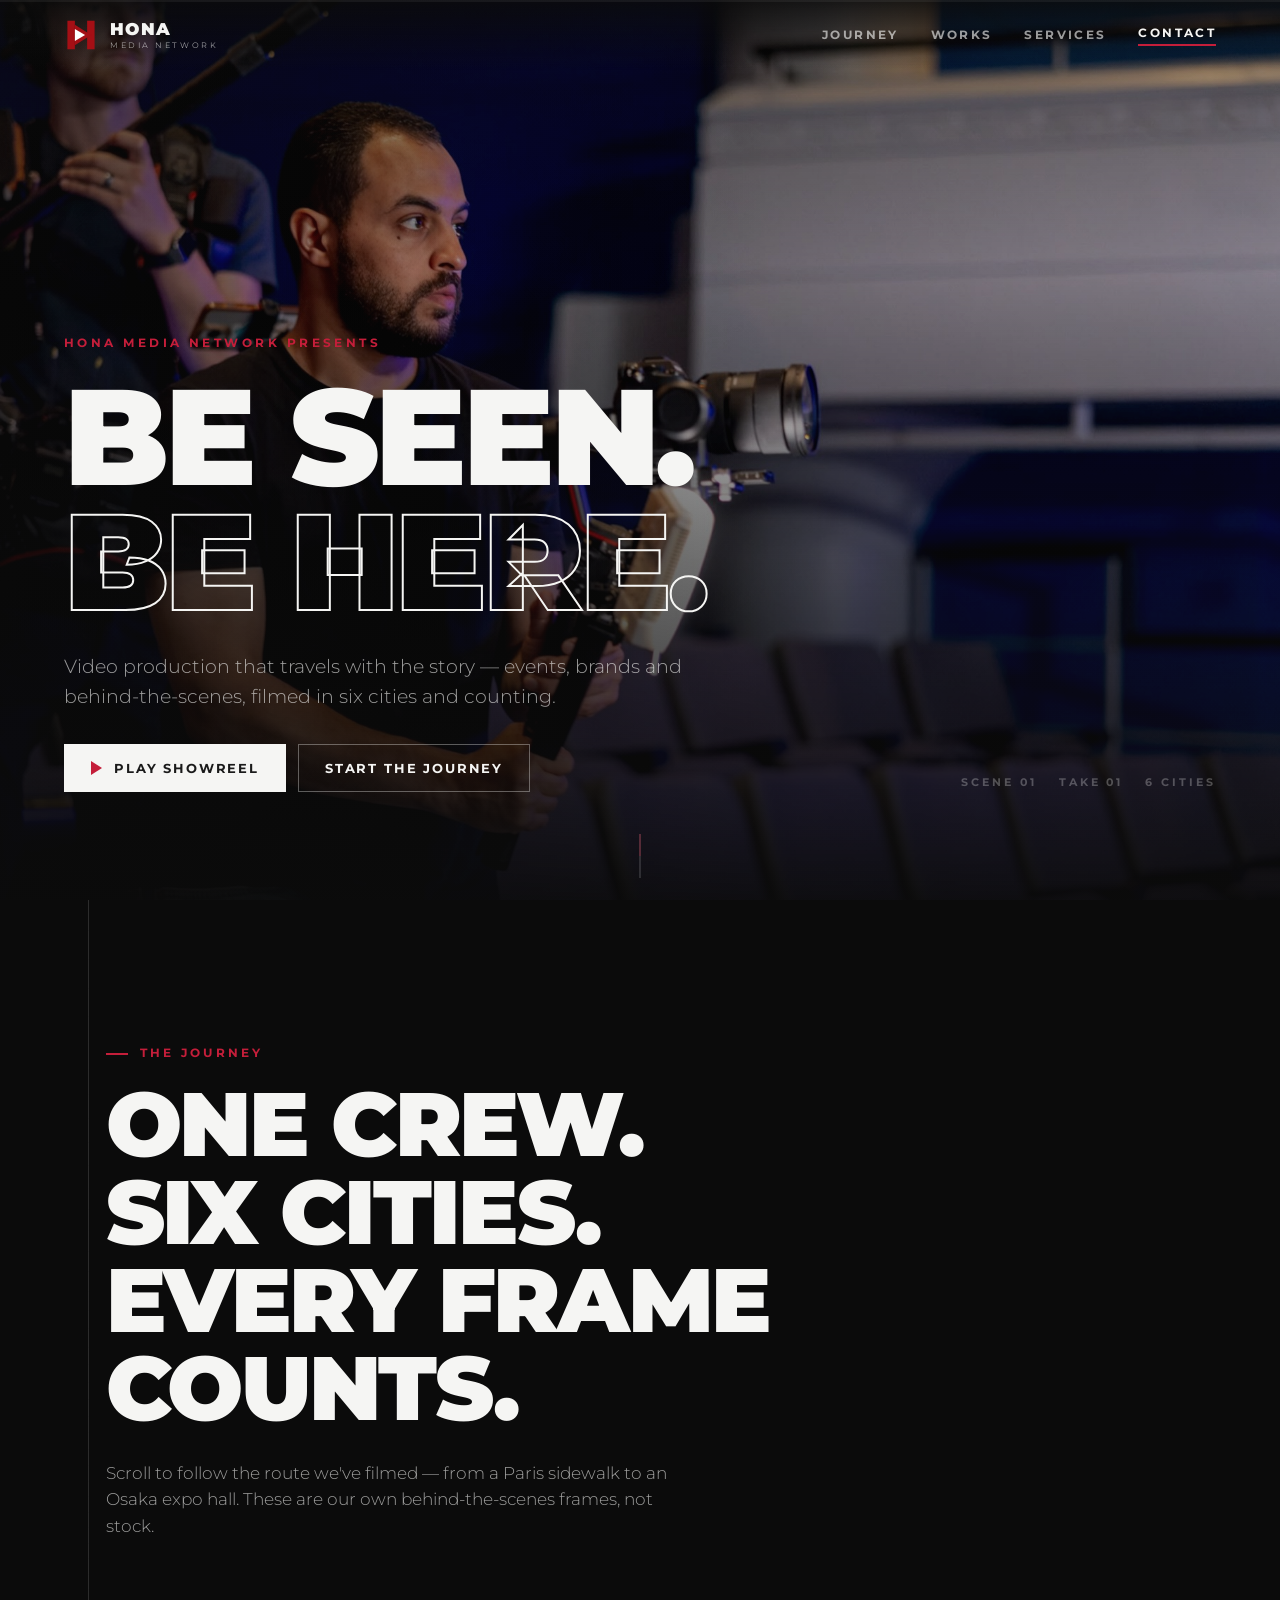
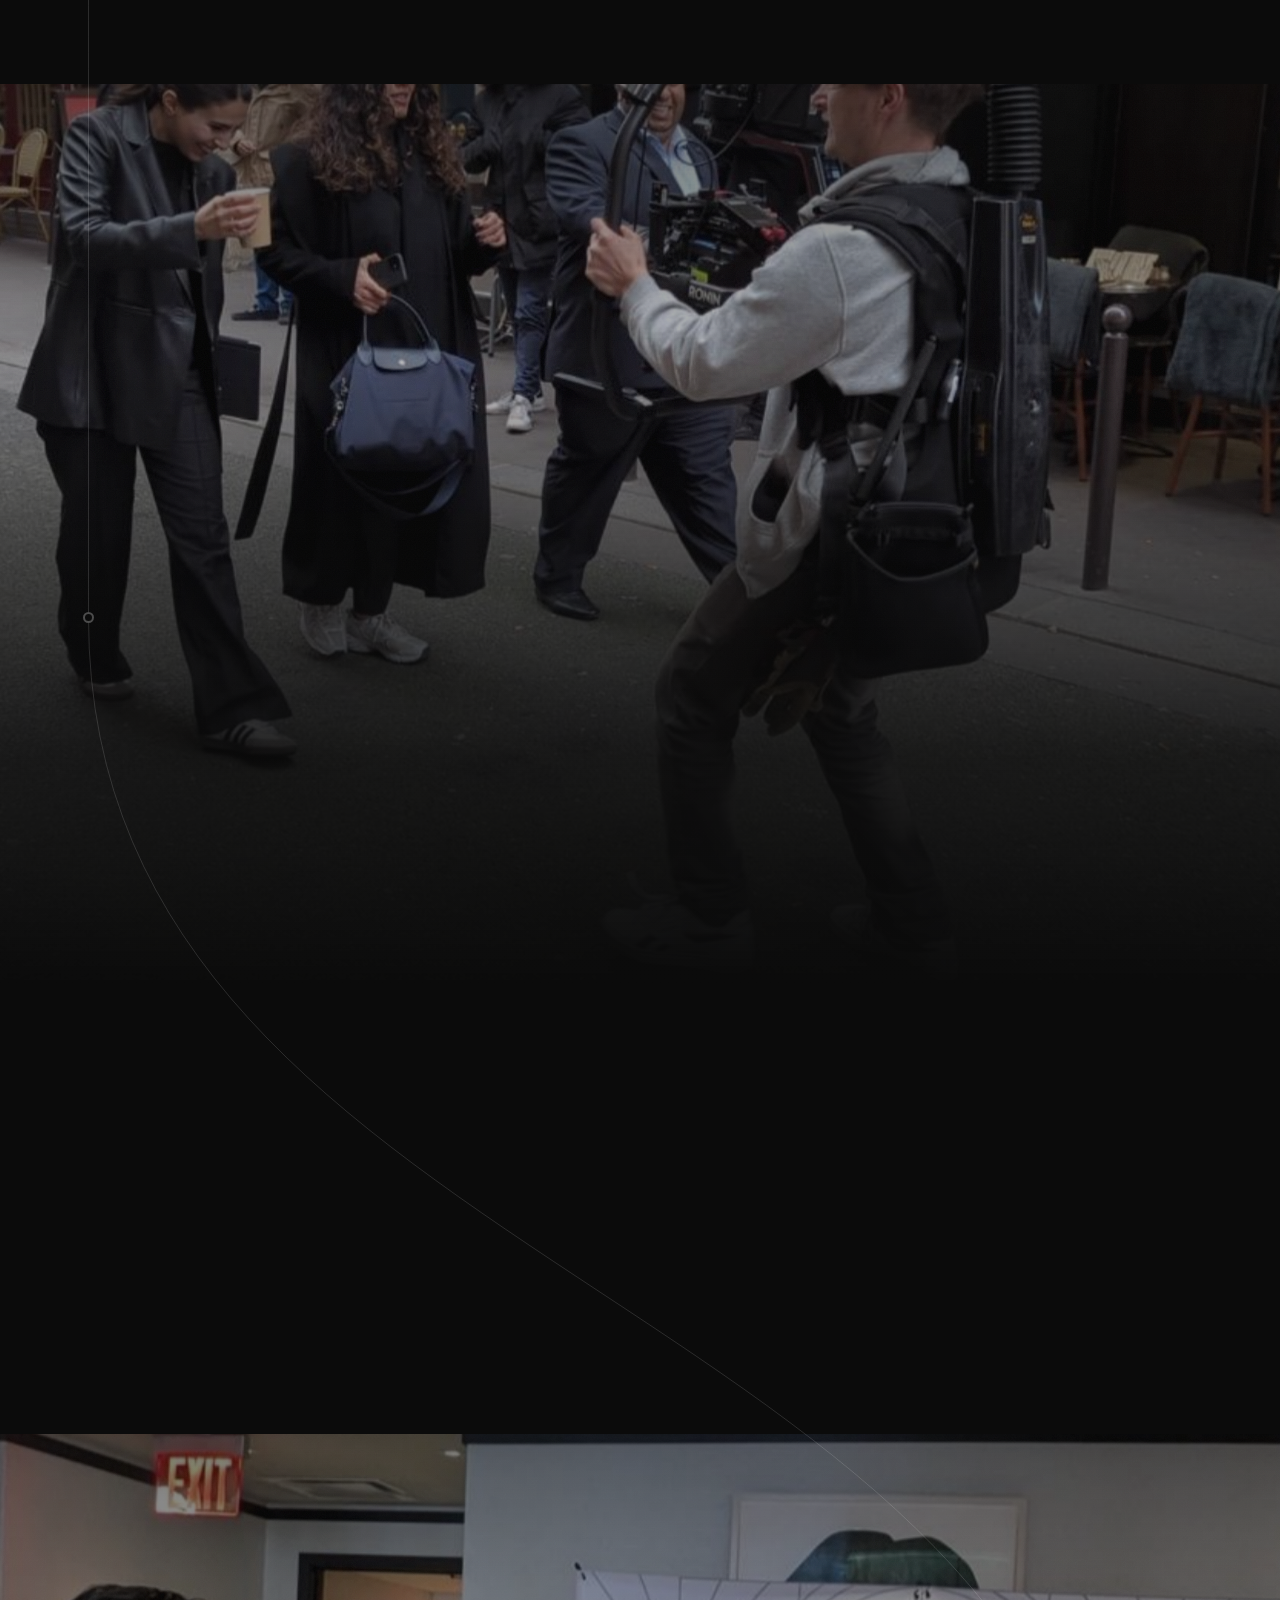
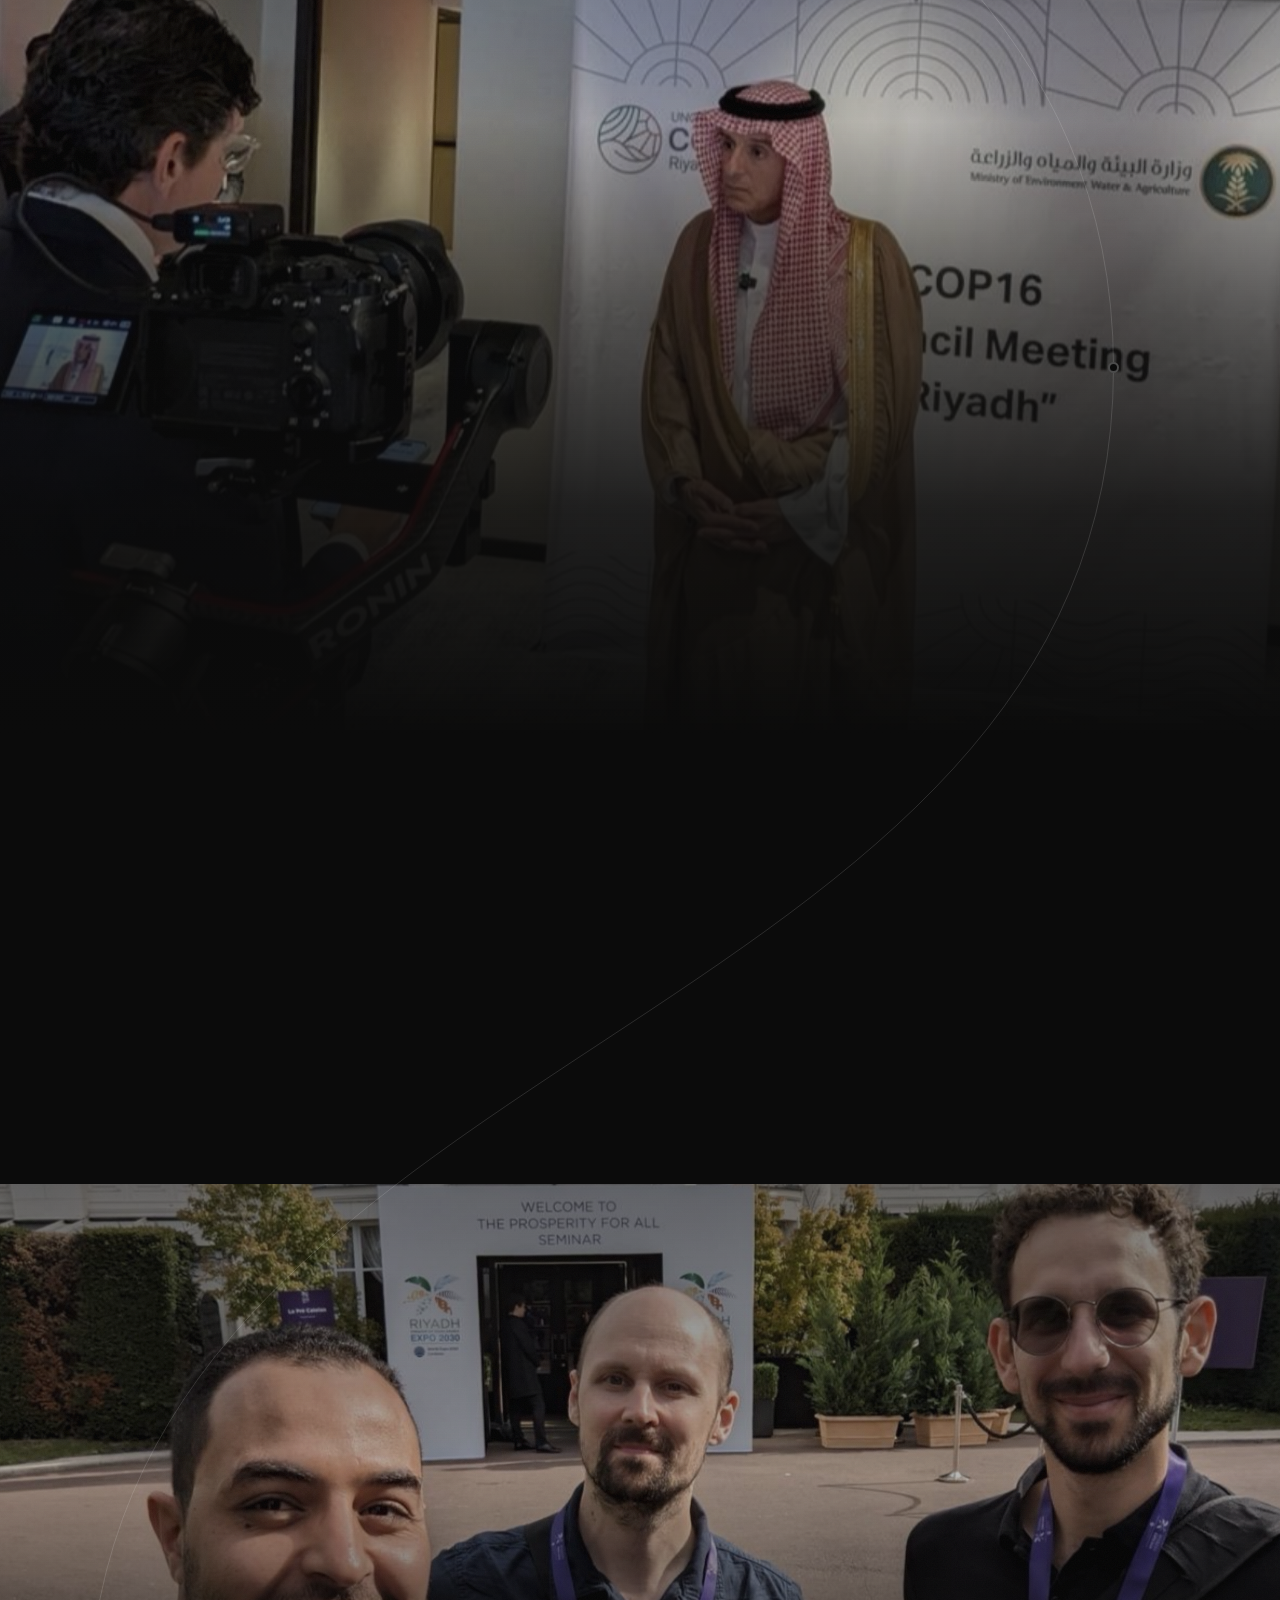
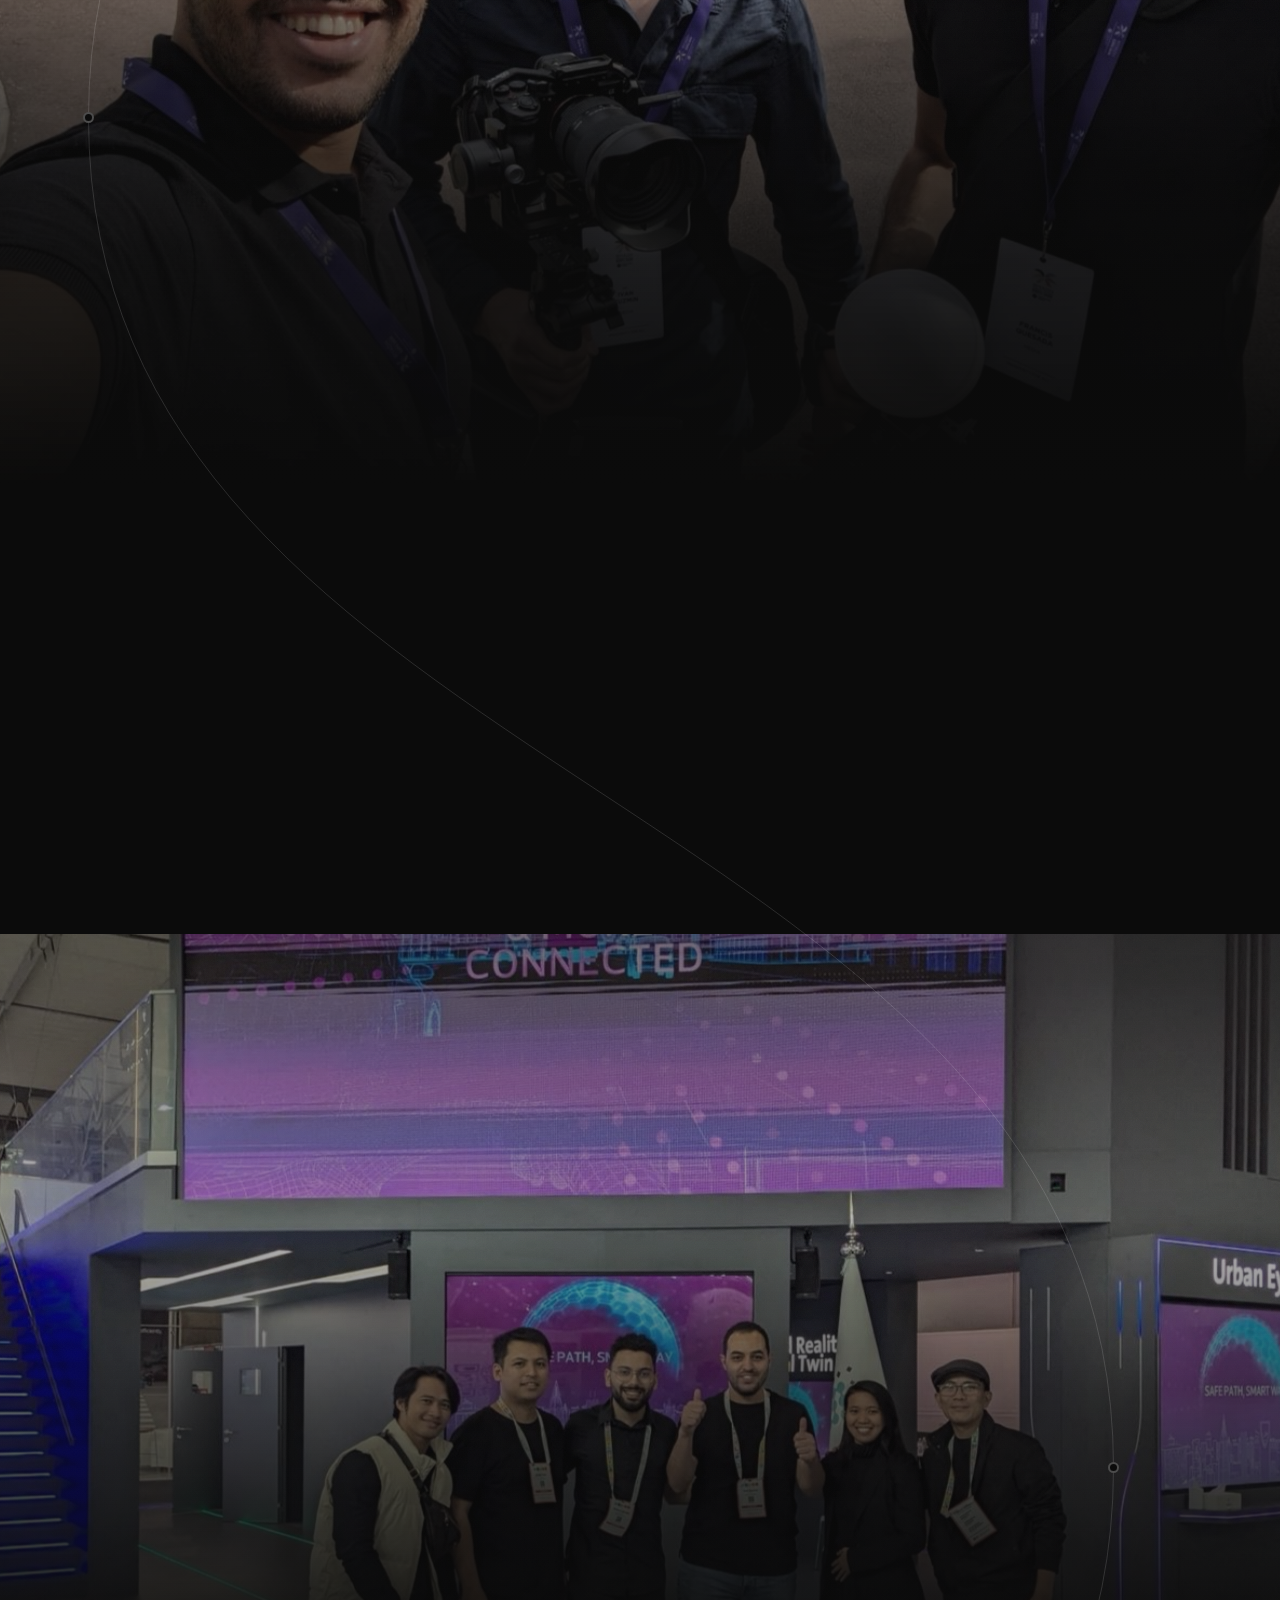
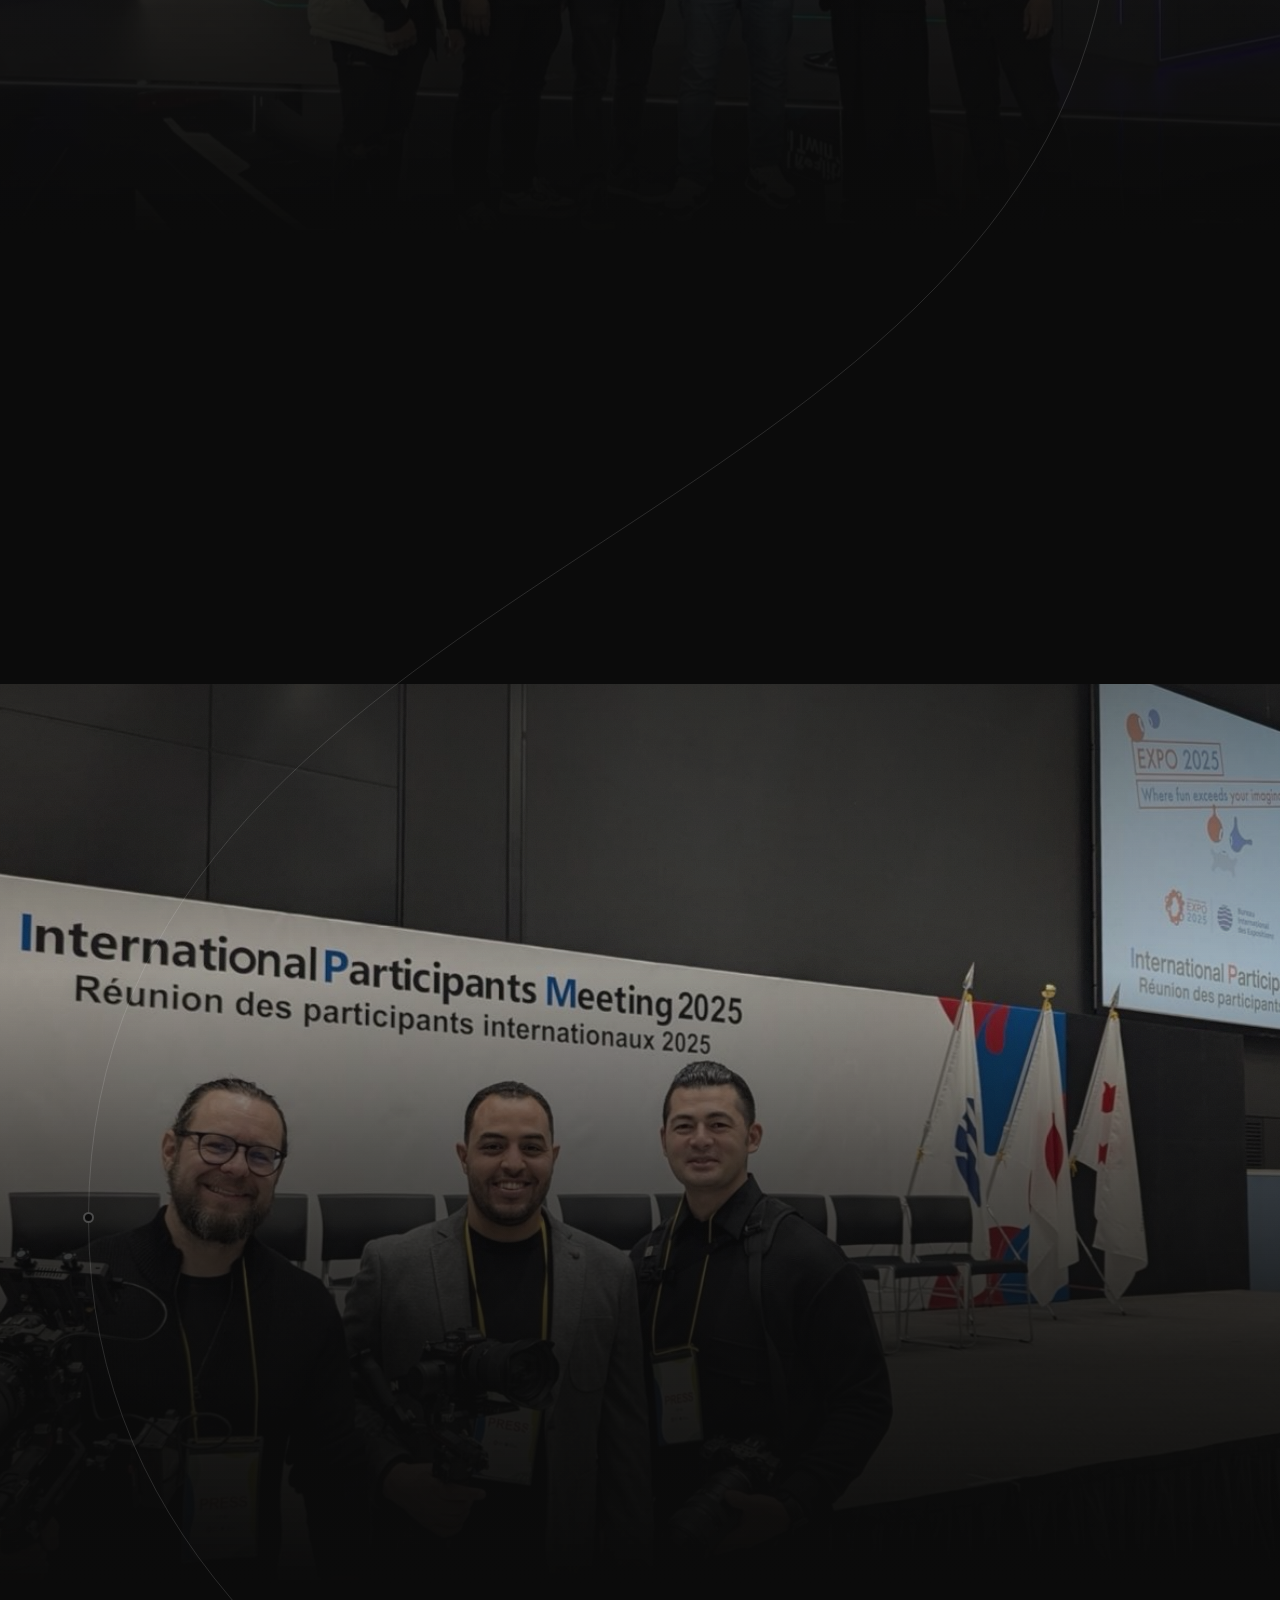
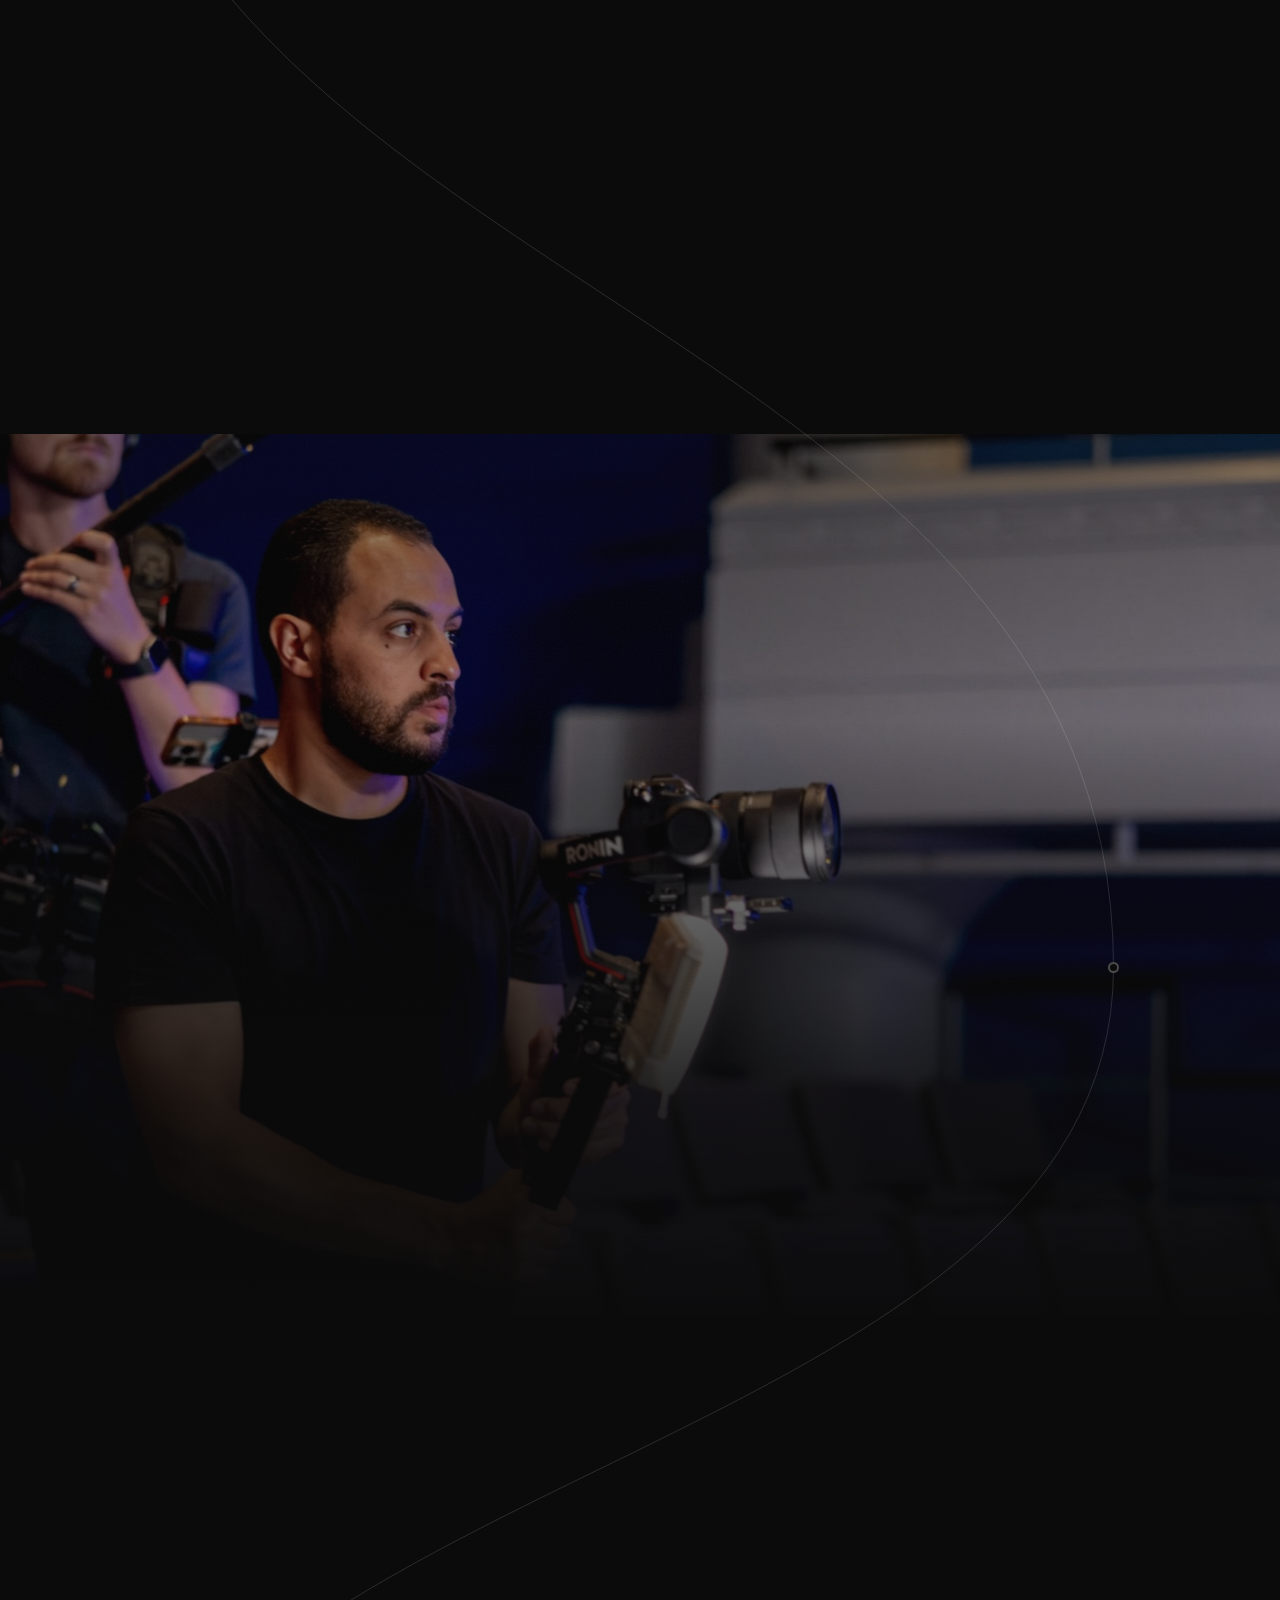
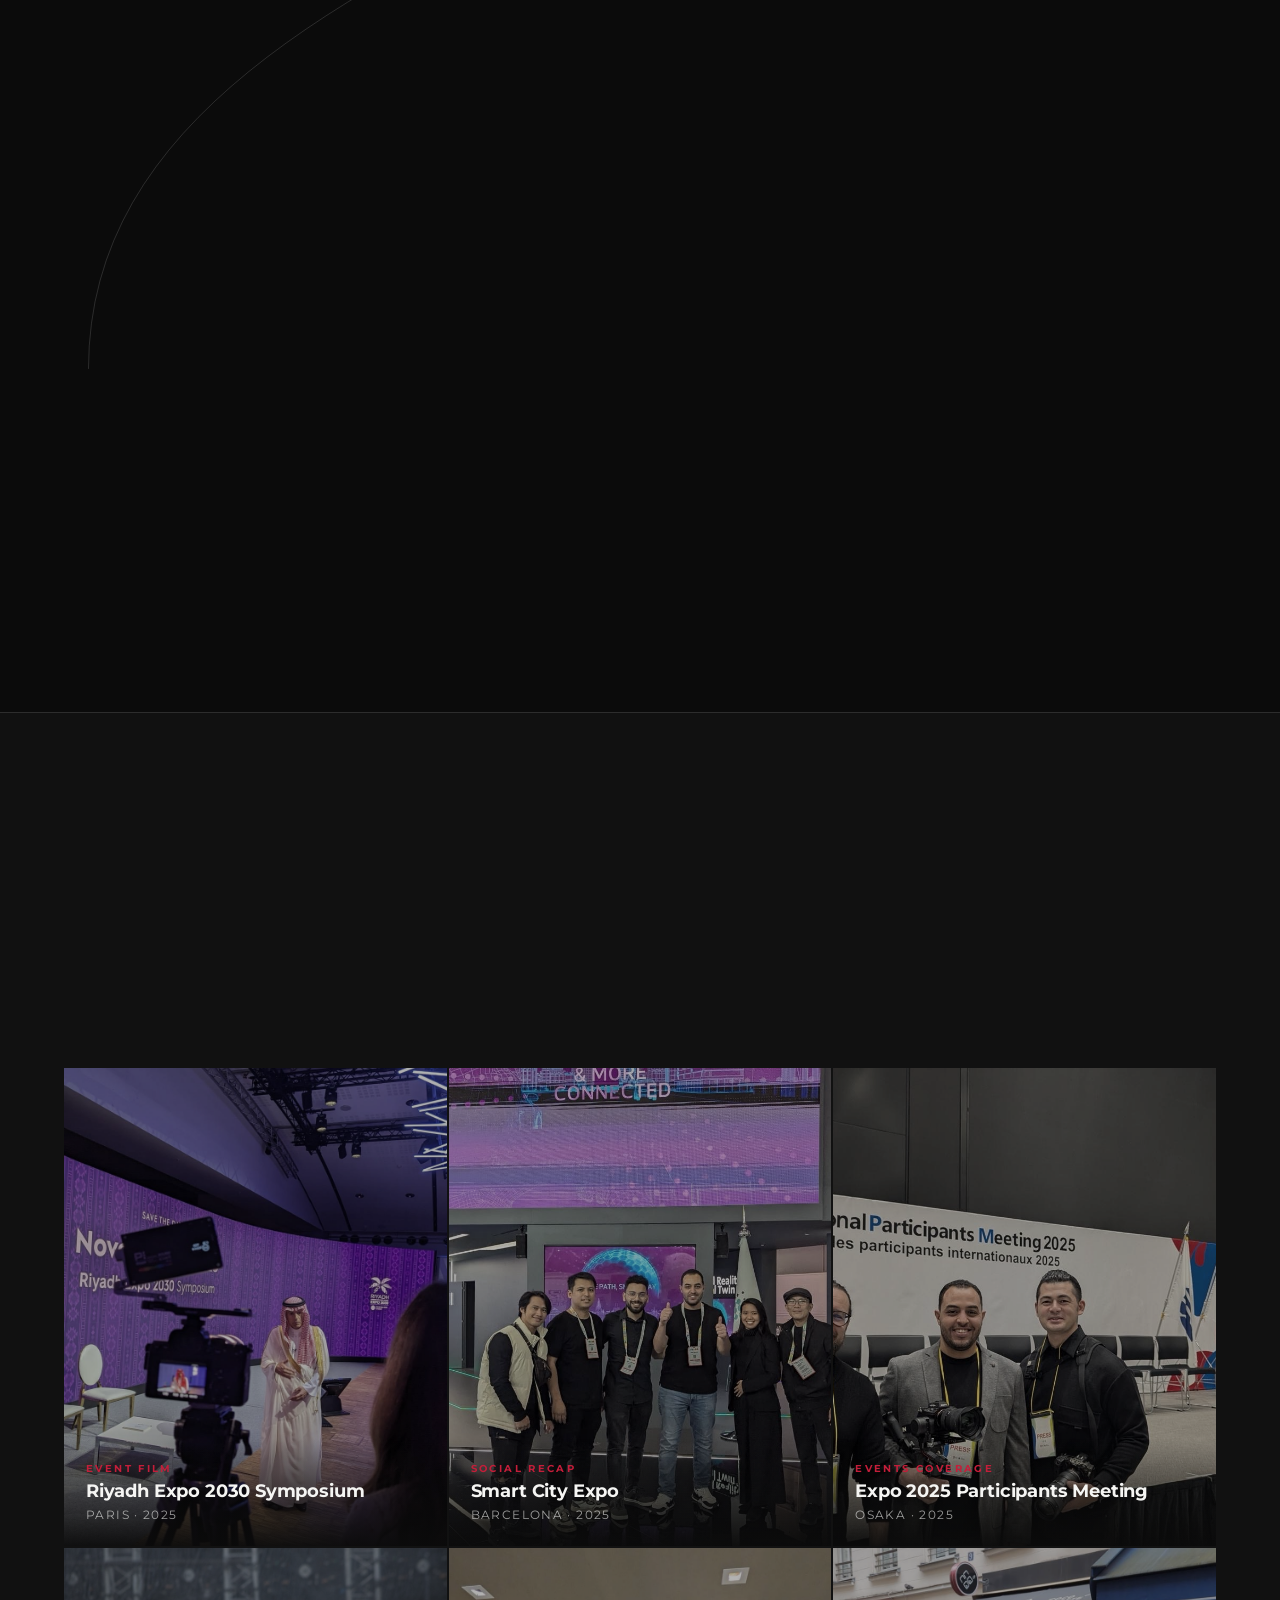
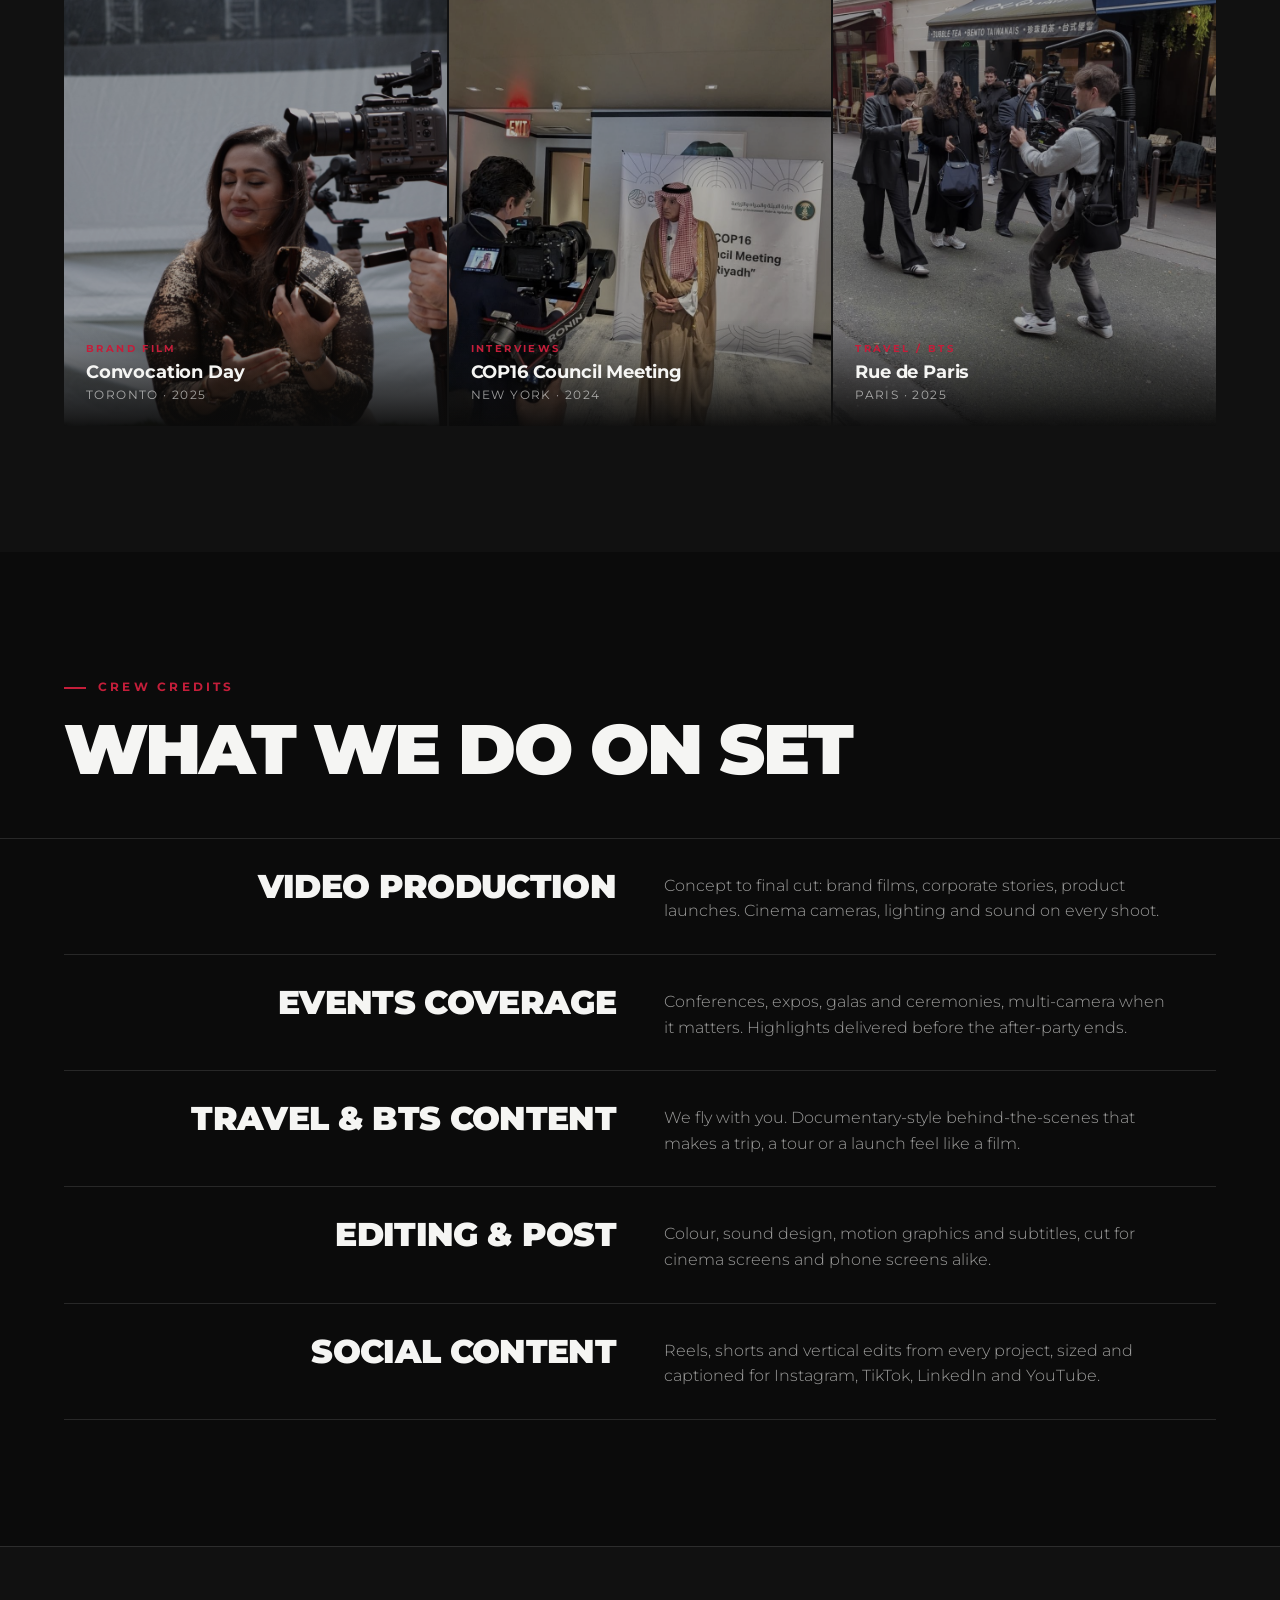
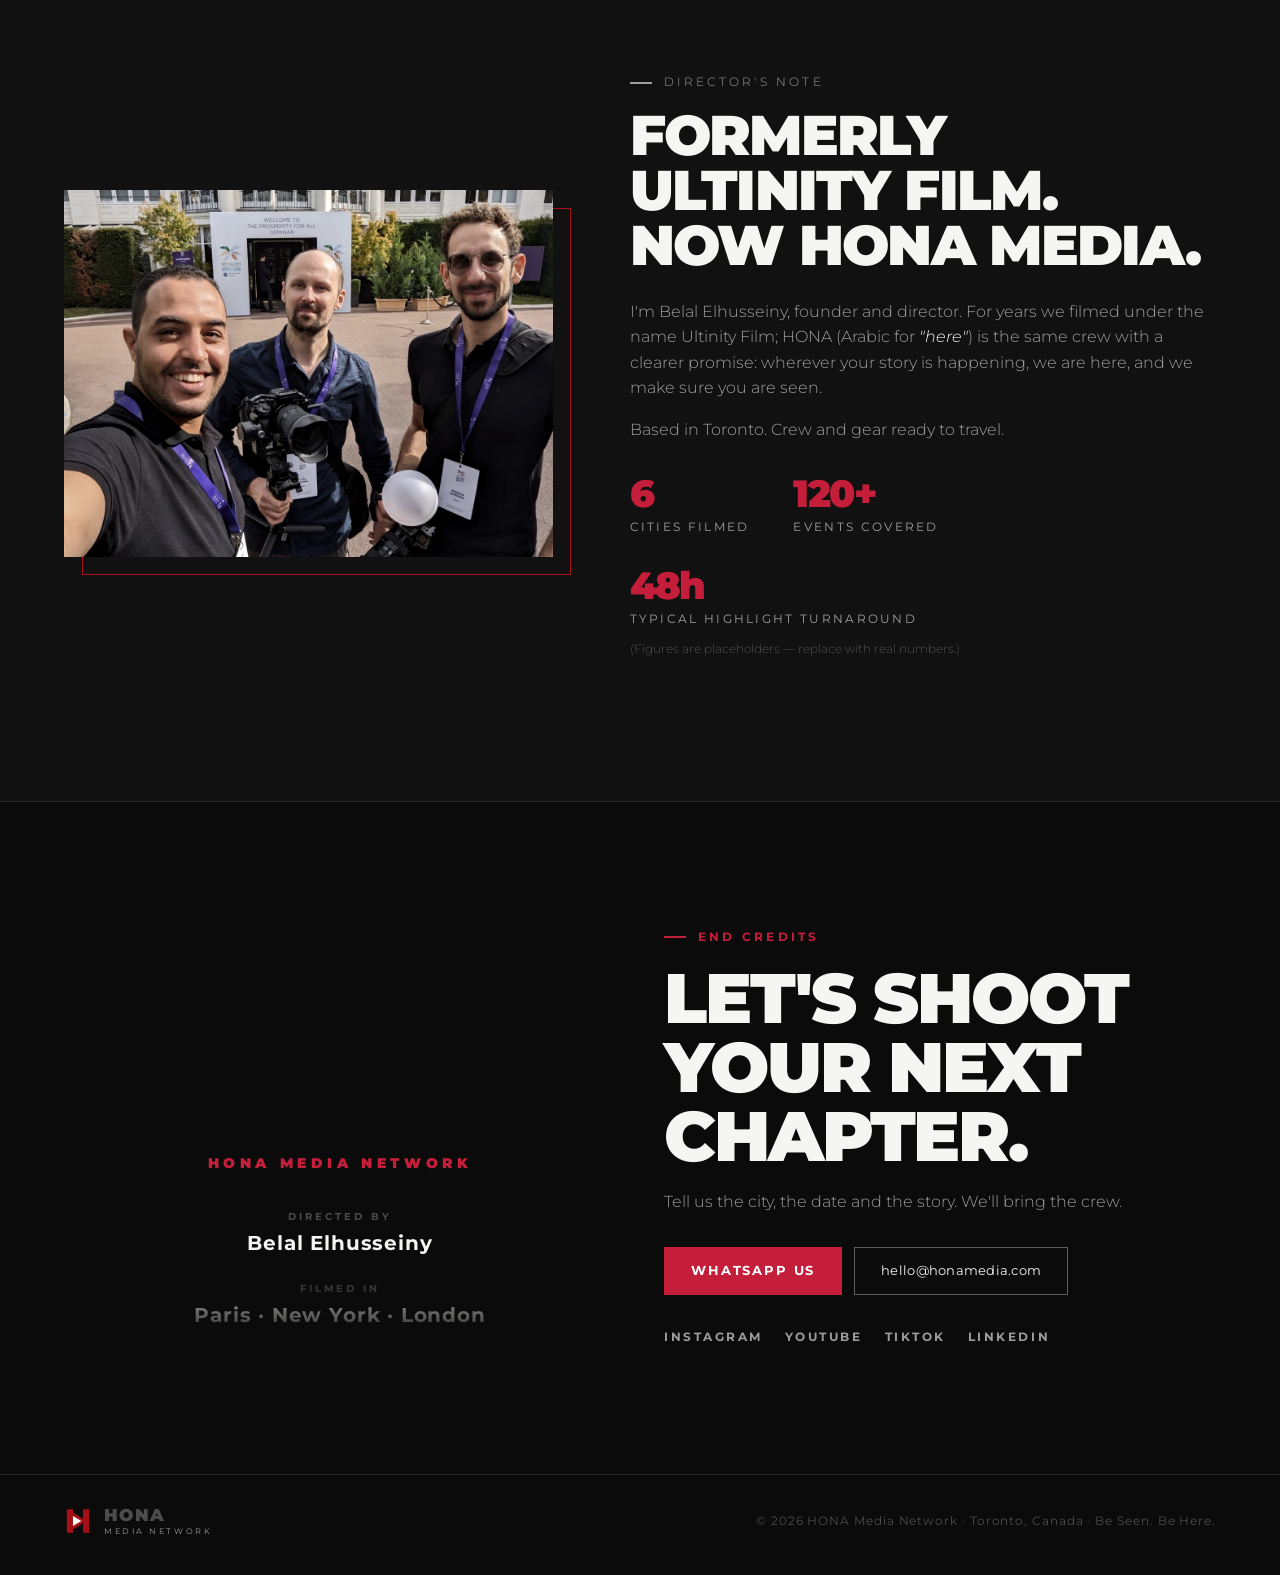
<file: 4-journey-story/index.html>
<!doctype html>
<html lang="en">
<head>
  <meta charset="utf-8">
  <meta name="viewport" content="width=device-width, initial-scale=1">
  <title>HONA Media — Be Seen. Be Here.</title>
  <meta name="description" content="HONA Media Network is a video production company filming events, brands and behind-the-scenes stories across Paris, New York, London, Barcelona, Osaka and Toronto.">
  <meta name="theme-color" content="#0b0b0b">
  <link rel="canonical" href="https://www.honamedia.com/">
  <meta property="og:type" content="website">
  <meta property="og:title" content="HONA Media — Be Seen. Be Here.">
  <meta property="og:description" content="Video production, events coverage and travel content. One crew, six cities, every frame counts.">
  <meta property="og:image" content="assets/hero-poster.jpg">
  <meta property="og:url" content="https://www.honamedia.com/">
  <meta name="twitter:card" content="summary_large_image">
  <link rel="icon" type="image/svg+xml" href="assets/brand/logo-mark.svg">
  <link rel="preconnect" href="https://fonts.googleapis.com">
  <link rel="preconnect" href="https://fonts.gstatic.com" crossorigin>
  <link rel="stylesheet" href="https://fonts.googleapis.com/css2?family=Montserrat:wght@300;400;700;900&display=swap">
  <link rel="preload" as="image" href="assets/hero-poster.jpg">
  <link rel="stylesheet" href="css/style.css">
</head>
<body>
  <a class="skip" href="#journey">Skip to the journey</a>

  <div class="letterbox letterbox--top" aria-hidden="true"></div>
  <div class="letterbox letterbox--bottom" aria-hidden="true"></div>
  <div class="progress" aria-hidden="true"><span id="progressBar"></span></div>

  <header class="topbar">
    <a class="brand" href="#top" aria-label="HONA Media home">
      <svg class="brand__mark" viewBox="0 0 100 100" aria-hidden="true">
        <rect x="10" y="8" width="22" height="84"/>
        <rect x="68" y="8" width="22" height="84"/>
        <polygon points="32,20 80,50 32,80"/>
        <polygon class="brand__play" points="32,32 62,50 32,68"/>
      </svg>
      <span class="brand__word">HONA<small>MEDIA NETWORK</small></span>
    </a>
    <nav class="topnav" aria-label="Primary">
      <a href="#journey">Journey</a>
      <a href="#works">Works</a>
      <a href="#crew">Services</a>
      <a href="#contact" class="topnav__cta">Contact</a>
    </nav>
  </header>

  <nav class="chapters" aria-label="Chapters">
    <ol id="chapterIndex">
      <li><a href="#paris" data-chapter="paris"><span>01</span>PAR</a></li>
      <li><a href="#nyc" data-chapter="nyc"><span>02</span>NYC</a></li>
      <li><a href="#london" data-chapter="london"><span>03</span>LDN</a></li>
      <li><a href="#barcelona" data-chapter="barcelona"><span>04</span>BCN</a></li>
      <li><a href="#osaka" data-chapter="osaka"><span>05</span>OSA</a></li>
      <li><a href="#toronto" data-chapter="toronto"><span>06</span>TOR</a></li>
    </ol>
  </nav>

  <main id="top">

    <!-- ========== HERO / SHOWREEL ========== -->
    <section class="hero" id="showreel" aria-labelledby="heroTitle">
      <div class="hero__media" id="heroMedia">
        <img class="hero__poster" src="assets/hero-poster.jpg" width="1920" height="1281" alt="Belal Elhusseiny operating a gimbal camera inside a conference hall" fetchpriority="high">
        <!-- PLACEHOLDER: replace YOUTUBE_ID in js/main.js with the real showreel id -->
        <div class="hero__frame" id="heroFrame" hidden></div>
      </div>
      <div class="hero__shade" aria-hidden="true"></div>

      <div class="hero__content">
        <p class="hero__kicker reveal" style="--d:.2s">HONA Media Network presents</p>
        <h1 id="heroTitle" class="hero__title">
          <span class="reveal" style="--d:.35s">Be Seen.</span>
          <span class="reveal" style="--d:.5s">Be Here.</span>
        </h1>
        <p class="hero__sub reveal" style="--d:.7s">Video production that travels with the story — events, brands and behind-the-scenes, filmed in six cities and counting.</p>
        <div class="hero__actions reveal" style="--d:.85s">
          <button class="btn btn--play" id="playBtn" type="button">
            <span class="btn__tri" aria-hidden="true"></span>
            Play showreel
          </button>
          <a class="btn btn--ghost" href="#journey">Start the journey</a>
        </div>
      </div>

      <div class="hero__slate reveal" style="--d:1s" aria-hidden="true">
        <span>SCENE 01</span><span>TAKE 01</span><span>6 CITIES</span>
      </div>
      <a class="hero__scroll" href="#journey" aria-label="Scroll to the journey"><span></span></a>
    </section>

    <!-- ========== JOURNEY ========== -->
    <section class="journey" id="journey" aria-label="The journey, city by city">
      <svg class="route" id="route" aria-hidden="true" preserveAspectRatio="none">
        <path id="routeTrack" class="route__track" d=""/>
        <path id="routeLine" class="route__line" d=""/>
      </svg>

      <header class="journey__intro">
        <p class="eyebrow">The journey</p>
        <h2>One crew.<br>Six cities.<br>Every frame counts.</h2>
        <p class="journey__lede">Scroll to follow the route we've filmed — from a Paris sidewalk to an Osaka expo hall. These are our own behind-the-scenes frames, not stock.</p>
      </header>

      <!-- PARIS -->
      <article class="chapter" id="paris" data-chapter="paris">
        <figure class="chapter__media">
          <img style="object-position:center 55%" src="assets/bts/paris-01.jpg" width="900" height="1600" alt="Camera operator with a stabiliser rig filming a walking talent on a Paris street" loading="lazy">
          <div class="chapter__grain" aria-hidden="true"></div>
        </figure>
        <div class="chapter__body">
          <span class="chapter__pin" aria-hidden="true"></span>
          <p class="chapter__meta"><span>Chapter 01</span><span>48.8566° N, 2.3522° E</span></p>
          <h3 class="chapter__city"><span>Paris</span><small>France</small></h3>
          <p class="chapter__caption">Street-level filming with a stabiliser rig, plus a corporate event for Riyadh Expo 2030. <em>(editable caption)</em></p>
          <ul class="chapter__strip">
            <li><img src="assets/bts/paris-02.jpg" width="1600" height="900" alt="Crew lighting a boardroom shoot for Riyadh Expo 2030 in Paris" loading="lazy"></li>
            <li><img src="assets/bts/paris-03.jpg" width="900" height="1600" alt="Interview filmed on a purple-lit symposium stage" loading="lazy"></li>
          </ul>
        </div>
      </article>

      <!-- NYC -->
      <article class="chapter chapter--alt" id="nyc" data-chapter="nyc">
        <figure class="chapter__media">
          <img style="object-position:center 62%" src="assets/bts/nyc-01.jpg" width="900" height="1600" alt="Camera operator filming an interview at a council meeting in New York" loading="lazy">
          <div class="chapter__grain" aria-hidden="true"></div>
        </figure>
        <div class="chapter__body">
          <span class="chapter__pin" aria-hidden="true"></span>
          <p class="chapter__meta"><span>Chapter 02</span><span>40.7128° N, 74.0060° W</span></p>
          <h3 class="chapter__city"><span>New York</span><small>United States</small></h3>
          <p class="chapter__caption">Interviews and delegate coverage at an international council meeting. <em>(editable caption)</em></p>
          <ul class="chapter__strip">
            <li><img src="assets/bts/nyc-02.jpg" width="900" height="1600" alt="Editor reviewing footage on a laptop during a live gala" loading="lazy"></li>
          </ul>
        </div>
      </article>

      <!-- LONDON -->
      <article class="chapter" id="london" data-chapter="london">
        <figure class="chapter__media">
          <img style="object-position:center 40%" src="assets/bts/london-01.jpg" width="1600" height="900" alt="Three-person film crew with cameras outside a conference venue in London" loading="lazy">
          <div class="chapter__grain" aria-hidden="true"></div>
        </figure>
        <div class="chapter__body">
          <span class="chapter__pin" aria-hidden="true"></span>
          <p class="chapter__meta"><span>Chapter 03</span><span>51.5072° N, 0.1276° W</span></p>
          <h3 class="chapter__city"><span>London</span><small>United Kingdom</small></h3>
          <p class="chapter__caption">Conference and exhibition coverage with a three-camera crew. <em>(editable caption)</em></p>
          <ul class="chapter__strip">
            <li><img src="assets/bts/london-02.jpg" width="1600" height="900" alt="Crew selfie on the floor of a London trade show" loading="lazy"></li>
          </ul>
        </div>
      </article>

      <!-- BARCELONA -->
      <article class="chapter chapter--alt" id="barcelona" data-chapter="barcelona">
        <figure class="chapter__media">
          <img style="object-position:center 45%" src="assets/bts/barcelona-01.jpg" width="1600" height="900" alt="Crew standing in front of a large LED wall at a smart-city expo in Barcelona" loading="lazy">
          <div class="chapter__grain" aria-hidden="true"></div>
        </figure>
        <div class="chapter__body">
          <span class="chapter__pin" aria-hidden="true"></span>
          <p class="chapter__meta"><span>Chapter 04</span><span>41.3874° N, 2.1686° E</span></p>
          <h3 class="chapter__city"><span>Barcelona</span><small>Spain</small></h3>
          <p class="chapter__caption">Expo booth films and social-ready recaps, delivered the same day. <em>(editable caption)</em></p>
          <ul class="chapter__strip">
            <li><img src="assets/bts/barcelona-02.jpg" width="900" height="1600" alt="Camera on a tripod filming a speaker on a lit stage" loading="lazy"></li>
          </ul>
        </div>
      </article>

      <!-- OSAKA -->
      <article class="chapter" id="osaka" data-chapter="osaka">
        <figure class="chapter__media">
          <img style="object-position:center 45%" src="assets/bts/osaka-01.jpg" width="1600" height="900" alt="Crew with cameras at the International Participants Meeting for Expo 2025 Osaka" loading="lazy">
          <div class="chapter__grain" aria-hidden="true"></div>
        </figure>
        <div class="chapter__body">
          <span class="chapter__pin" aria-hidden="true"></span>
          <p class="chapter__meta"><span>Chapter 05</span><span>34.6937° N, 135.5023° E</span></p>
          <h3 class="chapter__city"><span>Osaka</span><small>Japan</small></h3>
          <p class="chapter__caption">Official coverage at the Expo 2025 International Participants Meeting. <em>(editable caption)</em></p>
        </div>
      </article>

      <!-- TORONTO -->
      <article class="chapter chapter--alt chapter--home" id="toronto" data-chapter="toronto">
        <figure class="chapter__media">
          <img style="object-position:center 40%" src="assets/bts/toronto-01.jpg" width="1600" height="1067" alt="Belal Elhusseiny operating a gimbal camera in an auditorium in Toronto" loading="lazy">
          <div class="chapter__grain" aria-hidden="true"></div>
        </figure>
        <div class="chapter__body">
          <span class="chapter__pin" aria-hidden="true"></span>
          <p class="chapter__meta"><span>Chapter 06 — Home base</span><span>43.6532° N, 79.3832° W</span></p>
          <h3 class="chapter__city"><span>Toronto</span><small>Canada</small></h3>
          <p class="chapter__caption">Where the crew lives, edits and ships. Graduations, galas, brand films. <em>(editable caption)</em></p>
          <ul class="chapter__strip">
            <li><img src="assets/bts/toronto-02.jpg" width="1600" height="900" alt="Editing team working on laptops in a press room" loading="lazy"></li>
            <li><img src="assets/bts/toronto-03.jpg" width="1600" height="1066" alt="Cinema camera filming a graduate and her family outdoors" loading="lazy"></li>
          </ul>
        </div>
      </article>

      <footer class="journey__outro">
        <p class="eyebrow">Next stop</p>
        <h2>Your city.</h2>
        <a class="btn btn--primary" href="#contact">Book the crew</a>
      </footer>
    </section>

    <!-- ========== SELECTED WORKS ========== -->
    <section class="works" id="works" aria-labelledby="worksTitle">
      <header class="section__head">
        <p class="eyebrow">Selected works</p>
        <h2 id="worksTitle">Stills from the reel</h2>
        <p class="section__lede">Placeholder tiles — each one will link to a project film on YouTube or Vimeo.</p>
      </header>
      <ul class="works__grid">
        <li class="work"><a href="#" aria-label="Riyadh Expo 2030 Symposium film — placeholder">
          <img src="assets/bts/paris-03.jpg" width="900" height="1600" alt="" loading="lazy">
          <span class="work__meta"><span class="work__tag">Event film</span><strong>Riyadh Expo 2030 Symposium</strong><em>Paris · 2025</em></span></a></li>
        <li class="work"><a href="#" aria-label="Smart City Expo recap — placeholder">
          <img src="assets/bts/barcelona-01.jpg" width="1600" height="900" alt="" loading="lazy">
          <span class="work__meta"><span class="work__tag">Social recap</span><strong>Smart City Expo</strong><em>Barcelona · 2025</em></span></a></li>
        <li class="work"><a href="#" aria-label="Expo 2025 participants meeting — placeholder">
          <img src="assets/bts/osaka-01.jpg" width="1600" height="900" alt="" loading="lazy">
          <span class="work__meta"><span class="work__tag">Events coverage</span><strong>Expo 2025 Participants Meeting</strong><em>Osaka · 2025</em></span></a></li>
        <li class="work"><a href="#" aria-label="Convocation film — placeholder">
          <img src="assets/bts/toronto-03.jpg" width="1600" height="1066" alt="" loading="lazy">
          <span class="work__meta"><span class="work__tag">Brand film</span><strong>Convocation Day</strong><em>Toronto · 2025</em></span></a></li>
        <li class="work"><a href="#" aria-label="Council meeting coverage — placeholder">
          <img src="assets/bts/nyc-01.jpg" width="900" height="1600" alt="" loading="lazy">
          <span class="work__meta"><span class="work__tag">Interviews</span><strong>COP16 Council Meeting</strong><em>New York · 2024</em></span></a></li>
        <li class="work"><a href="#" aria-label="Street walk film — placeholder">
          <img src="assets/bts/paris-01.jpg" width="900" height="1600" alt="" loading="lazy">
          <span class="work__meta"><span class="work__tag">Travel / BTS</span><strong>Rue de Paris</strong><em>Paris · 2025</em></span></a></li>
      </ul>
    </section>

    <!-- ========== CREW / SERVICES ========== -->
    <section class="crew" id="crew" aria-labelledby="crewTitle">
      <header class="section__head">
        <p class="eyebrow">Crew credits</p>
        <h2 id="crewTitle">What we do on set</h2>
      </header>
      <dl class="credits">
        <div class="credits__row">
          <dt>Video Production</dt>
          <dd>Concept to final cut: brand films, corporate stories, product launches. Cinema cameras, lighting and sound on every shoot.</dd>
        </div>
        <div class="credits__row">
          <dt>Events Coverage</dt>
          <dd>Conferences, expos, galas and ceremonies, multi-camera when it matters. Highlights delivered before the after-party ends.</dd>
        </div>
        <div class="credits__row">
          <dt>Travel &amp; BTS Content</dt>
          <dd>We fly with you. Documentary-style behind-the-scenes that makes a trip, a tour or a launch feel like a film.</dd>
        </div>
        <div class="credits__row">
          <dt>Editing &amp; Post</dt>
          <dd>Colour, sound design, motion graphics and subtitles, cut for cinema screens and phone screens alike.</dd>
        </div>
        <div class="credits__row">
          <dt>Social Content</dt>
          <dd>Reels, shorts and vertical edits from every project, sized and captioned for Instagram, TikTok, LinkedIn and YouTube.</dd>
        </div>
      </dl>
    </section>

    <!-- ========== ABOUT ========== -->
    <section class="about" id="about" aria-labelledby="aboutTitle">
      <figure class="about__media">
        <img src="assets/bts/london-01.jpg" width="1600" height="900" alt="Belal Elhusseiny with his crew holding cameras outside a venue" loading="lazy">
      </figure>
      <div class="about__body">
        <p class="eyebrow">Director's note</p>
        <h2 id="aboutTitle">Formerly Ultinity Film.<br>Now HONA Media.</h2>
        <p>I'm Belal Elhusseiny, founder and director. For years we filmed under the name Ultinity Film; HONA (Arabic for <em>"here"</em>) is the same crew with a clearer promise: wherever your story is happening, we are here, and we make sure you are seen.</p>
        <p>Based in Toronto. Crew and gear ready to travel.</p>
        <ul class="about__facts">
          <li><strong>6</strong><span>cities filmed</span></li>
          <li><strong>120+</strong><span>events covered</span></li>
          <li><strong>48h</strong><span>typical highlight turnaround</span></li>
        </ul>
        <p class="about__note">(Figures are placeholders — replace with real numbers.)</p>
      </div>
    </section>

    <!-- ========== END CREDITS / CONTACT ========== -->
    <section class="credits-roll" id="contact" aria-labelledby="contactTitle">
      <div class="credits-roll__stage" aria-hidden="true">
        <div class="credits-roll__scroll" id="creditsScroll">
          <p class="roll__title">HONA MEDIA NETWORK</p>
          <p class="roll__line"><span>Directed by</span><strong>Belal Elhusseiny</strong></p>
          <p class="roll__line"><span>Filmed in</span><strong>Paris · New York · London</strong></p>
          <p class="roll__line"><span></span><strong>Barcelona · Osaka · Toronto</strong></p>
          <p class="roll__line"><span>Services</span><strong>Production · Events · BTS · Post · Social</strong></p>
          <p class="roll__line"><span>Formerly</span><strong>Ultinity Film</strong></p>
          <p class="roll__line"><span>Tagline</span><strong>Be Seen. Be Here.</strong></p>
          <p class="roll__title roll__title--end">THE END IS WHERE WE START</p>
        </div>
      </div>

      <div class="credits-roll__contact">
        <p class="eyebrow">End credits</p>
        <h2 id="contactTitle">Let's shoot<br>your next chapter.</h2>
        <p class="section__lede">Tell us the city, the date and the story. We'll bring the crew.</p>
        <div class="contact__actions">
          <!-- PLACEHOLDER: replace the WhatsApp number -->
          <a class="btn btn--primary" href="https://wa.me/10000000000" target="_blank" rel="noopener">WhatsApp us</a>
          <!-- PLACEHOLDER: replace the email -->
          <a class="btn btn--ghost" href="mailto:hello@honamedia.com">hello@honamedia.com</a>
        </div>
        <ul class="socials" aria-label="Social media">
          <li><a href="https://instagram.com/honamedia" target="_blank" rel="noopener">Instagram</a></li>
          <li><a href="https://youtube.com/@honamedia" target="_blank" rel="noopener">YouTube</a></li>
          <li><a href="https://tiktok.com/@honamedia" target="_blank" rel="noopener">TikTok</a></li>
          <li><a href="https://linkedin.com/company/honamedia" target="_blank" rel="noopener">LinkedIn</a></li>
        </ul>
      </div>
    </section>
  </main>

  <footer class="footer">
    <a class="brand brand--footer" href="#top" aria-label="Back to top">
      <svg class="brand__mark" viewBox="0 0 100 100" aria-hidden="true">
        <rect x="10" y="8" width="22" height="84"/>
        <rect x="68" y="8" width="22" height="84"/>
        <polygon points="32,20 80,50 32,80"/>
        <polygon class="brand__play" points="32,32 62,50 32,68"/>
      </svg>
      <span class="brand__word">HONA<small>MEDIA NETWORK</small></span>
    </a>
    <p>© <span id="year">2026</span> HONA Media Network · Toronto, Canada · Be Seen. Be Here.</p>
  </footer>

  <script src="js/main.js" defer></script>
</body>
</html>
</file>
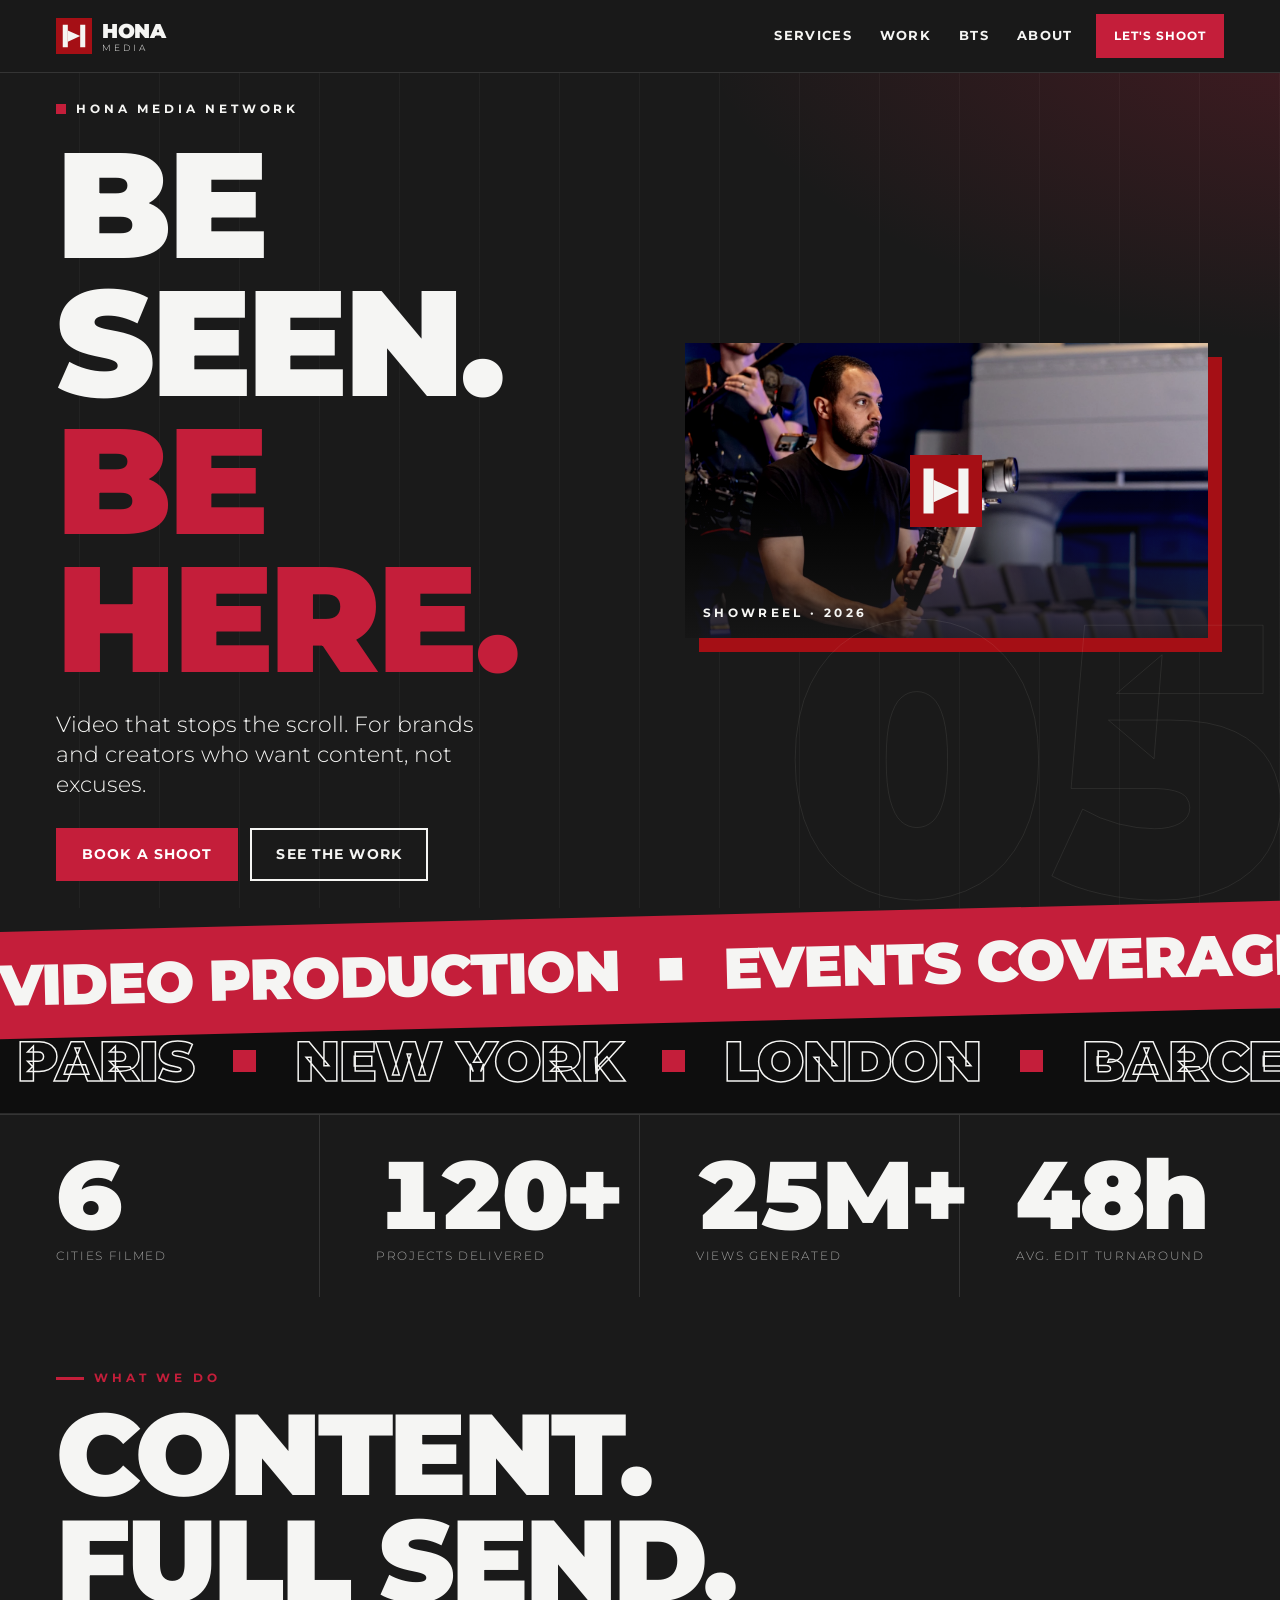
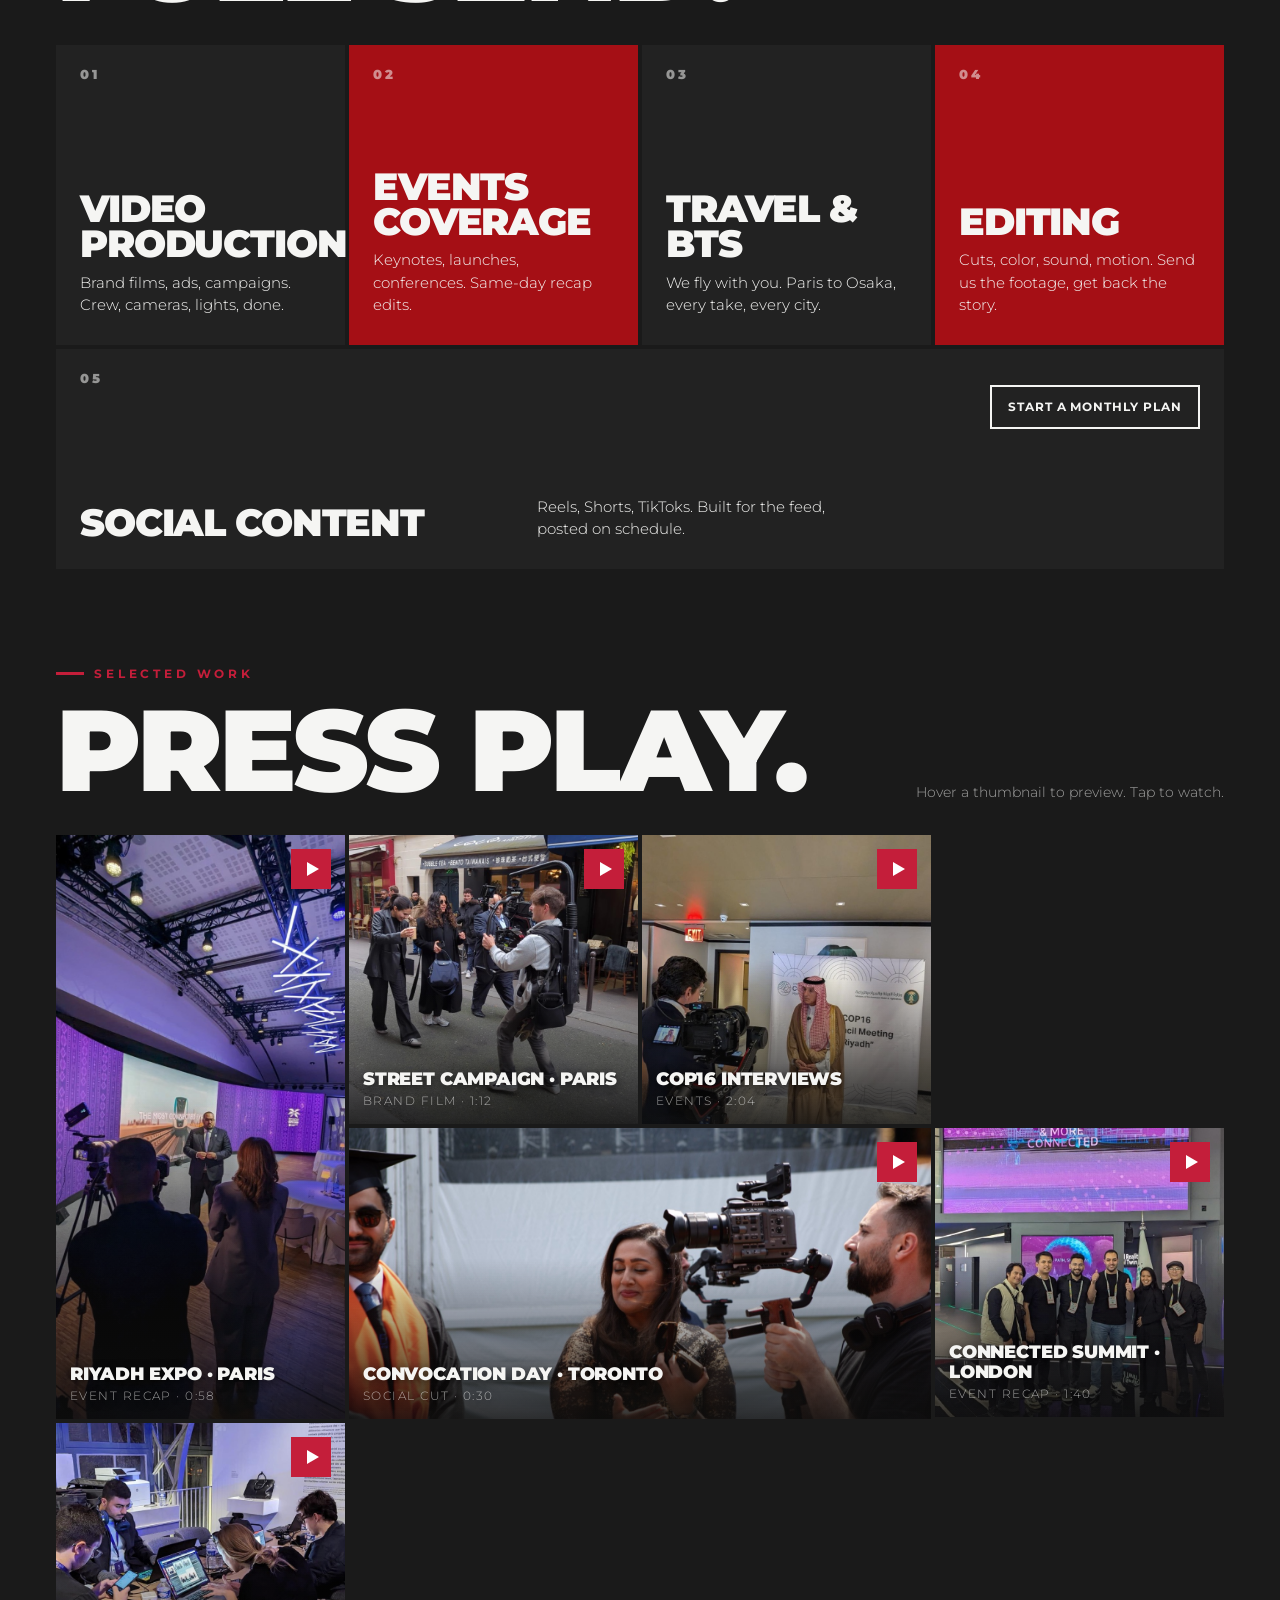
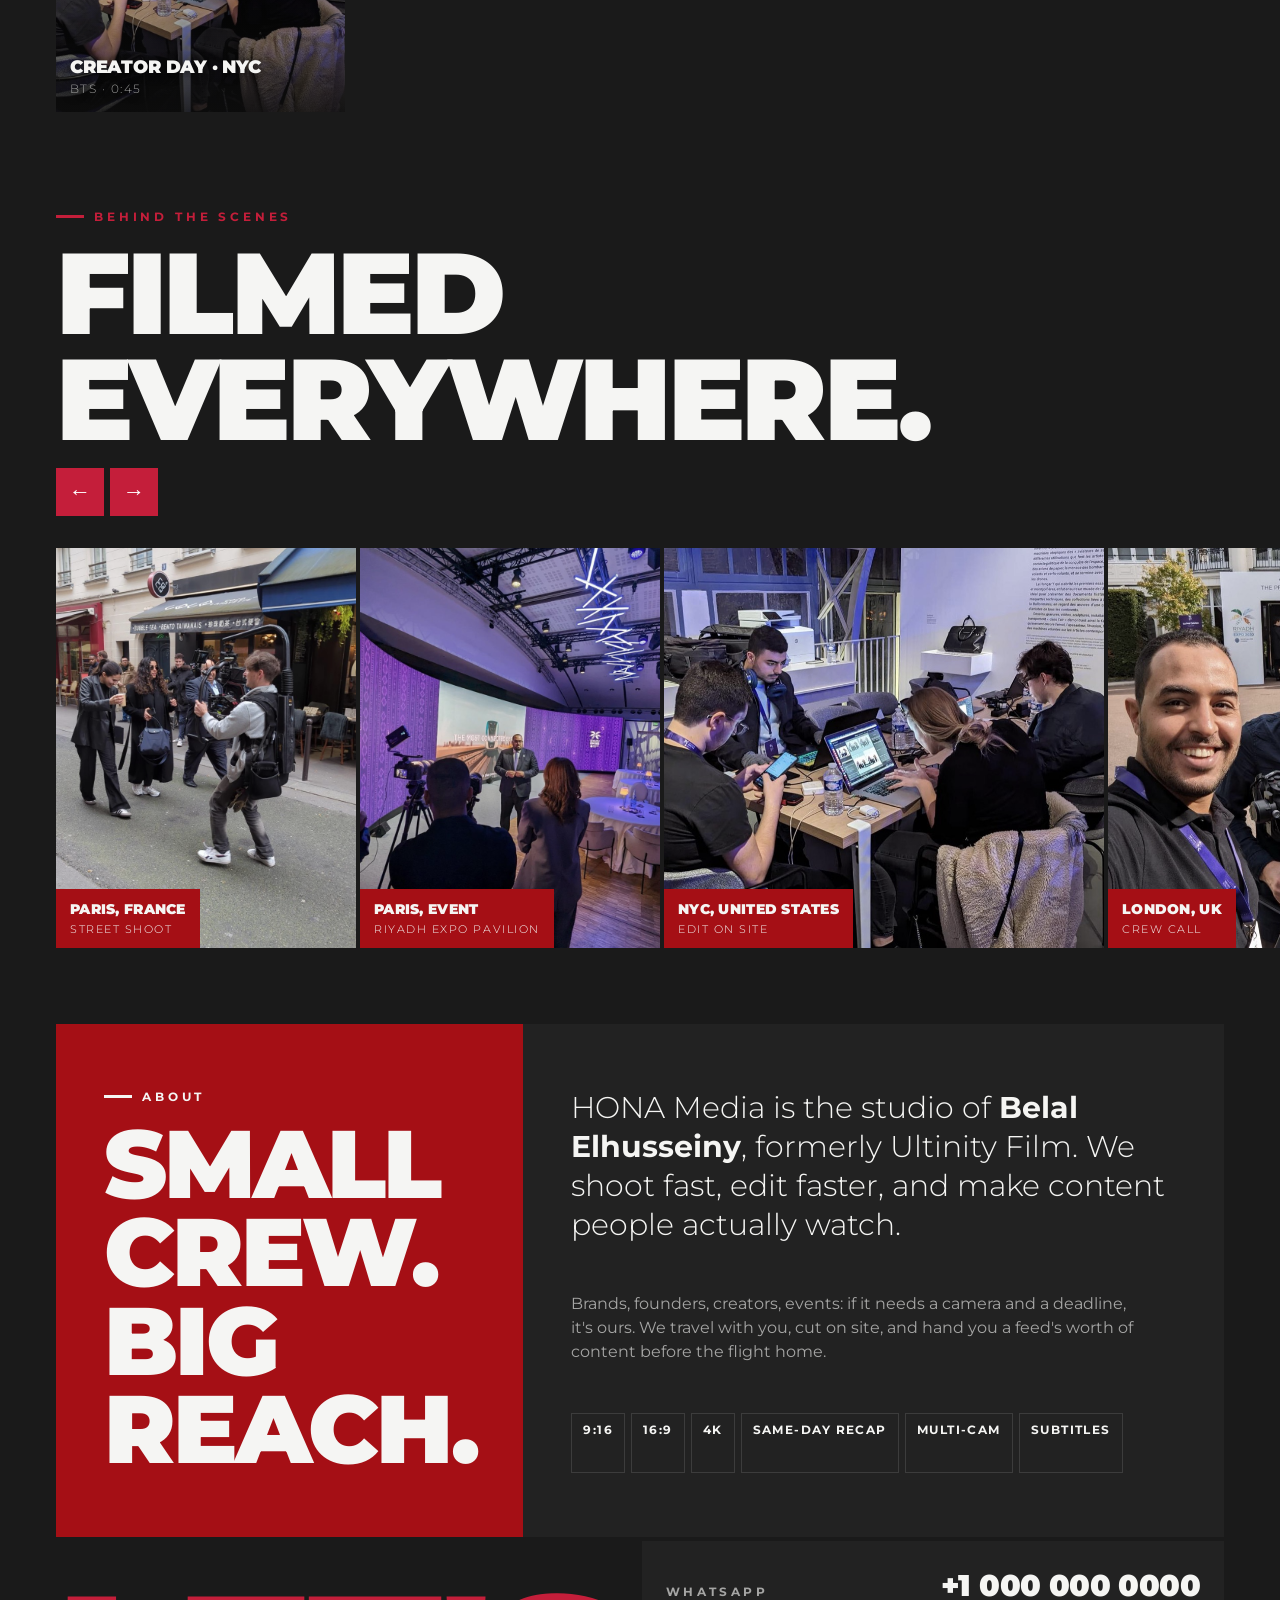
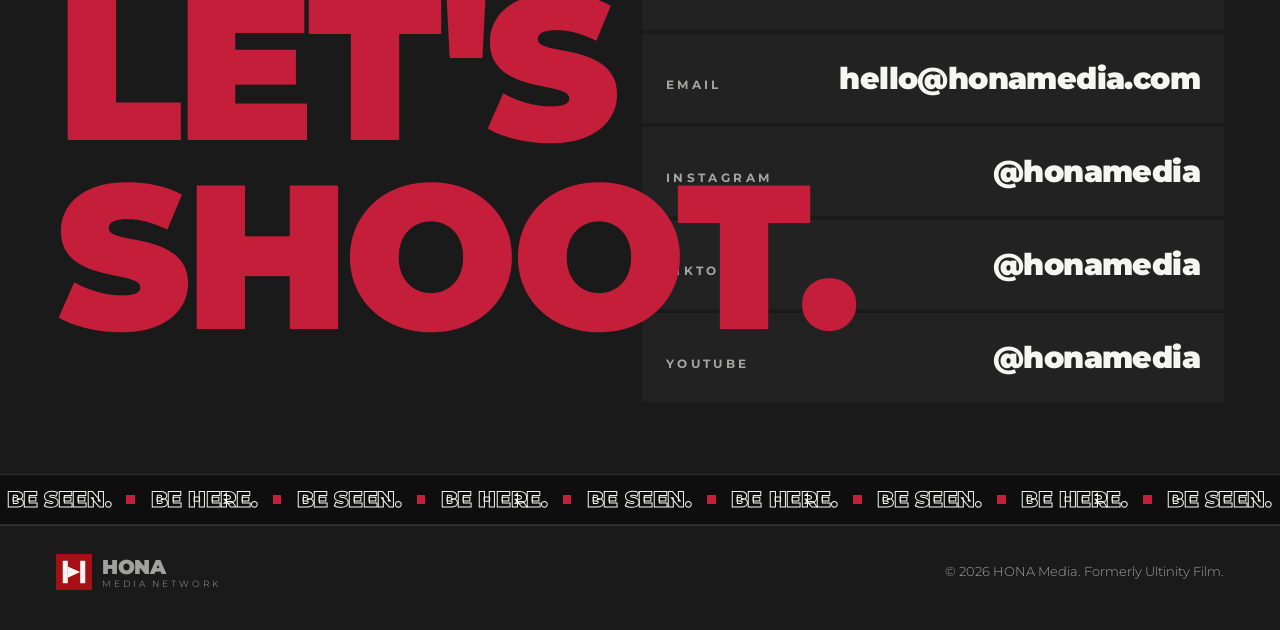
<file: 5-creator-agency/index.html>
<!doctype html>
<html lang="en">
<head>
  <meta charset="utf-8">
  <meta name="viewport" content="width=device-width, initial-scale=1">
  <title>HONA Media — Be Seen. Be Here.</title>
  <meta name="description" content="HONA Media Network is a video production and social content agency. Video production, events coverage, travel and BTS content, editing and social content for brands and creators, filmed in Paris, NYC, London, Barcelona, Osaka and Toronto.">
  <meta name="theme-color" content="#1a1a1a">
  <link rel="canonical" href="https://www.honamedia.com/">
  <meta property="og:type" content="website">
  <meta property="og:site_name" content="HONA Media">
  <meta property="og:title" content="HONA Media — Be Seen. Be Here.">
  <meta property="og:description" content="Video production and social content for brands and creators. Filmed everywhere.">
  <meta property="og:url" content="https://www.honamedia.com/">
  <meta property="og:image" content="assets/img/bts-toronto-01.jpg">
  <meta name="twitter:card" content="summary_large_image">
  <meta name="twitter:title" content="HONA Media — Be Seen. Be Here.">
  <meta name="twitter:description" content="Video production and social content for brands and creators. Filmed everywhere.">
  <meta name="twitter:image" content="assets/img/bts-toronto-01.jpg">
  <link rel="icon" href="assets/favicon.svg" type="image/svg+xml">
  <link rel="preconnect" href="https://fonts.googleapis.com">
  <link rel="preconnect" href="https://fonts.gstatic.com" crossorigin>
  <link rel="stylesheet" href="https://fonts.googleapis.com/css2?family=Montserrat:wght@300;400;700;900&display=swap">
  <link rel="stylesheet" href="css/style.css">
</head>
<body>
<a class="skip" href="#services">Skip to content</a>

<header class="top" id="top">
  <a class="brand" href="#top" aria-label="HONA Media home">
    <svg class="brand__mark" viewBox="0 0 64 64" aria-hidden="true"><use href="#hona-mark"/></svg>
    <span class="brand__word">HONA<span>MEDIA</span></span>
  </a>
  <nav class="nav" aria-label="Primary">
    <a href="#services">Services</a>
    <a href="#work">Work</a>
    <a href="#bts">BTS</a>
    <a href="#about">About</a>
  </nav>
  <a class="btn btn--sm" href="#contact">Let's shoot</a>
  <button class="burger" type="button" aria-expanded="false" aria-controls="mobile-nav" aria-label="Open menu"><span></span><span></span></button>
</header>
<nav class="mobile-nav" id="mobile-nav" aria-label="Mobile">
  <a href="#services">Services</a>
  <a href="#work">Work</a>
  <a href="#bts">BTS</a>
  <a href="#about">About</a>
  <a href="#contact" class="btn">Let's shoot</a>
</nav>

<svg width="0" height="0" style="position:absolute" aria-hidden="true">
  <symbol id="hona-mark" viewBox="0 0 64 64">
    <rect width="64" height="64" fill="#A50F15"/>
    <rect x="12" y="12" width="9" height="40" fill="#f5f5f3"/>
    <rect x="43" y="12" width="9" height="40" fill="#f5f5f3"/>
    <path d="M21 22 L43 32 L21 42 Z" fill="#f5f5f3"/>
  </symbol>
</svg>

<main>
  <!-- HERO -->
  <section class="hero">
    <div class="hero__text">
      <p class="hero__kicker rv"><span class="dot"></span>HONA MEDIA NETWORK</p>
      <h1 class="hero__title">
        <span class="rv">BE SEEN.</span>
        <span class="rv hero__red">BE HERE.</span>
      </h1>
      <p class="hero__lead rv">Video that stops the scroll. For brands and creators who want content, not excuses.</p>
      <div class="hero__cta rv">
        <a class="btn" href="#contact">Book a shoot</a>
        <a class="btn btn--ghost" href="#work">See the work</a>
      </div>
    </div>
    <div class="hero__reel rv">
      <div class="reel">
        <!-- PLACEHOLDER: replace VIDEO_ID with the HONA showreel YouTube ID -->
        <iframe src="https://www.youtube-nocookie.com/embed/VIDEO_ID?rel=0&modestbranding=1" title="HONA Media showreel" loading="lazy" allow="accelerometer; autoplay; clipboard-write; encrypted-media; gyroscope; picture-in-picture" allowfullscreen></iframe>
        <div class="reel__fallback" aria-hidden="true">
          <img src="assets/img/bts-toronto-01.jpg" alt="" width="1400" height="788">
          <span class="reel__play"><svg viewBox="0 0 64 64"><use href="#hona-mark"/></svg></span>
          <span class="reel__tag">SHOWREEL · 2026</span>
        </div>
      </div>
    </div>
    <div class="hero__num" aria-hidden="true">05</div>
  </section>

  <!-- MARQUEE -->
  <div class="marquee marquee--red" aria-hidden="true">
    <div class="marquee__track">
      <span>Video Production</span><i></i><span>Events Coverage</span><i></i><span>Travel &amp; BTS</span><i></i><span>Editing</span><i></i><span>Social Content</span><i></i><span>Reels</span><i></i><span>Shorts</span><i></i><span>TikTok</span><i></i>
      <span>Video Production</span><i></i><span>Events Coverage</span><i></i><span>Travel &amp; BTS</span><i></i><span>Editing</span><i></i><span>Social Content</span><i></i><span>Reels</span><i></i><span>Shorts</span><i></i><span>TikTok</span><i></i>
    </div>
  </div>
  <div class="marquee marquee--dark" aria-hidden="true">
    <div class="marquee__track marquee__track--rev">
      <span>Paris</span><i></i><span>New York</span><i></i><span>London</span><i></i><span>Barcelona</span><i></i><span>Osaka</span><i></i><span>Toronto</span><i></i><span>Riyadh</span><i></i><span>Cairo</span><i></i>
      <span>Paris</span><i></i><span>New York</span><i></i><span>London</span><i></i><span>Barcelona</span><i></i><span>Osaka</span><i></i><span>Toronto</span><i></i><span>Riyadh</span><i></i><span>Cairo</span><i></i>
    </div>
  </div>

  <!-- STATS -->
  <section class="stats" aria-label="Numbers">
    <!-- PLACEHOLDER numbers: edit data-count values -->
    <div class="stat"><span class="stat__n" data-count="6">0</span><span class="stat__l">Cities filmed</span></div>
    <div class="stat"><span class="stat__n" data-count="120" data-suffix="+">0</span><span class="stat__l">Projects delivered</span></div>
    <div class="stat"><span class="stat__n" data-count="25" data-suffix="M+">0</span><span class="stat__l">Views generated</span></div>
    <div class="stat"><span class="stat__n" data-count="48" data-suffix="h">0</span><span class="stat__l">Avg. edit turnaround</span></div>
  </section>

  <!-- SERVICES -->
  <section class="services" id="services">
    <header class="sec-head">
      <p class="eyebrow">What we do</p>
      <h2>Content.<br>Full&nbsp;send.</h2>
    </header>
    <ol class="svc">
      <li class="svc__item">
        <span class="svc__i">01</span>
        <h3>Video Production</h3>
        <p>Brand films, ads, campaigns. Crew, cameras, lights, done.</p>
      </li>
      <li class="svc__item svc__item--red">
        <span class="svc__i">02</span>
        <h3>Events Coverage</h3>
        <p>Keynotes, launches, conferences. Same-day recap edits.</p>
      </li>
      <li class="svc__item">
        <span class="svc__i">03</span>
        <h3>Travel &amp; BTS</h3>
        <p>We fly with you. Paris to Osaka, every take, every city.</p>
      </li>
      <li class="svc__item svc__item--red">
        <span class="svc__i">04</span>
        <h3>Editing</h3>
        <p>Cuts, color, sound, motion. Send us the footage, get back the story.</p>
      </li>
      <li class="svc__item svc__item--wide">
        <span class="svc__i">05</span>
        <h3>Social Content</h3>
        <p>Reels, Shorts, TikToks. Built for the feed, posted on schedule.</p>
        <a class="btn btn--ghost btn--sm" href="#contact">Start a monthly plan</a>
      </li>
    </ol>
  </section>

  <!-- PORTFOLIO -->
  <section class="work" id="work">
    <header class="sec-head sec-head--row">
      <div>
        <p class="eyebrow">Selected work</p>
        <h2>Press play.</h2>
      </div>
      <p class="sec-head__note">Hover a thumbnail to preview. Tap to watch.</p>
    </header>
    <ul class="grid" id="work-grid">
      <!-- PLACEHOLDER: data-video = YouTube ID per project; thumbnails use BTS photos until real stills are provided -->
      <li class="tile tile--tall" data-video="VIDEO_ID_1">
        <a href="https://www.youtube.com/watch?v=VIDEO_ID_1" target="_blank" rel="noopener" aria-label="Watch: Riyadh Expo recap">
          <img class="tile__a" src="assets/img/bts-paris-event-02.jpg" alt="" loading="lazy" width="788" height="1400">
          <img class="tile__b" src="assets/img/bts-paris-event-03.jpg" alt="" loading="lazy" width="788" height="1400">
          <span class="tile__bar"></span>
          <span class="tile__meta"><b>Riyadh Expo · Paris</b><small>Event recap · 0:58</small></span>
          <span class="tile__play" aria-hidden="true"></span>
        </a>
      </li>
      <li class="tile" data-video="VIDEO_ID_2">
        <a href="https://www.youtube.com/watch?v=VIDEO_ID_2" target="_blank" rel="noopener" aria-label="Watch: Street campaign">
          <img class="tile__a" src="assets/img/bts-paris-01.jpg" alt="" loading="lazy" width="788" height="1400">
          <img class="tile__b" src="assets/img/bts-paris-02.jpg" alt="" loading="lazy" width="1400" height="788">
          <span class="tile__bar"></span>
          <span class="tile__meta"><b>Street Campaign · Paris</b><small>Brand film · 1:12</small></span>
          <span class="tile__play" aria-hidden="true"></span>
        </a>
      </li>
      <li class="tile" data-video="VIDEO_ID_3">
        <a href="https://www.youtube.com/watch?v=VIDEO_ID_3" target="_blank" rel="noopener" aria-label="Watch: COP16 interviews">
          <img class="tile__a" src="assets/img/bts-nyc-01.jpg" alt="" loading="lazy" width="788" height="1400">
          <img class="tile__b" src="assets/img/bts-barcelona-01.jpg" alt="" loading="lazy" width="1400" height="788">
          <span class="tile__bar"></span>
          <span class="tile__meta"><b>COP16 Interviews</b><small>Events · 2:04</small></span>
          <span class="tile__play" aria-hidden="true"></span>
        </a>
      </li>
      <li class="tile tile--wide" data-video="VIDEO_ID_4">
        <a href="https://www.youtube.com/watch?v=VIDEO_ID_4" target="_blank" rel="noopener" aria-label="Watch: Convocation day">
          <img class="tile__a" src="assets/img/bts-toronto-02.jpg" alt="" loading="lazy" width="1400" height="788">
          <img class="tile__b" src="assets/img/bts-toronto-01.jpg" alt="" loading="lazy" width="1400" height="788">
          <span class="tile__bar"></span>
          <span class="tile__meta"><b>Convocation Day · Toronto</b><small>Social cut · 0:30</small></span>
          <span class="tile__play" aria-hidden="true"></span>
        </a>
      </li>
      <li class="tile" data-video="VIDEO_ID_5">
        <a href="https://www.youtube.com/watch?v=VIDEO_ID_5" target="_blank" rel="noopener" aria-label="Watch: Connected summit">
          <img class="tile__a" src="assets/img/bts-london-02.jpg" alt="" loading="lazy" width="1400" height="788">
          <img class="tile__b" src="assets/img/bts-osaka-01.jpg" alt="" loading="lazy" width="1400" height="788">
          <span class="tile__bar"></span>
          <span class="tile__meta"><b>Connected Summit · London</b><small>Event recap · 1:40</small></span>
          <span class="tile__play" aria-hidden="true"></span>
        </a>
      </li>
      <li class="tile" data-video="VIDEO_ID_6">
        <a href="https://www.youtube.com/watch?v=VIDEO_ID_6" target="_blank" rel="noopener" aria-label="Watch: Creator day">
          <img class="tile__a" src="assets/img/bts-nyc-02.jpg" alt="" loading="lazy" width="1400" height="788">
          <img class="tile__b" src="assets/img/bts-london-01.jpg" alt="" loading="lazy" width="1400" height="788">
          <span class="tile__bar"></span>
          <span class="tile__meta"><b>Creator Day · NYC</b><small>BTS · 0:45</small></span>
          <span class="tile__play" aria-hidden="true"></span>
        </a>
      </li>
    </ul>
  </section>

  <!-- BTS BY CITY -->
  <section class="bts" id="bts">
    <header class="sec-head sec-head--row">
      <div>
        <p class="eyebrow">Behind the scenes</p>
        <h2>Filmed everywhere.</h2>
      </div>
      <div class="bts__ctrl">
        <button type="button" class="arrow" data-dir="-1" aria-label="Scroll left">&larr;</button>
        <button type="button" class="arrow" data-dir="1" aria-label="Scroll right">&rarr;</button>
      </div>
    </header>
    <div class="strip" id="strip" tabindex="0" aria-label="Behind the scenes photos, scroll horizontally">
      <!-- Editable captions: change the <b> city and <small> line -->
      <figure class="shot shot--v"><img src="assets/img/bts-paris-01.jpg" alt="Crew filming a walking shot on a Paris street" loading="lazy" width="788" height="1400"><figcaption><b>Paris, France</b><small>Street shoot</small></figcaption></figure>
      <figure class="shot shot--v"><img src="assets/img/bts-paris-event-02.jpg" alt="Interview set-up at a Paris event" loading="lazy" width="788" height="1400"><figcaption><b>Paris, event</b><small>Riyadh Expo pavilion</small></figcaption></figure>
      <figure class="shot"><img src="assets/img/bts-nyc-02.jpg" alt="Editors working on laptops between sessions" loading="lazy" width="1400" height="788"><figcaption><b>NYC, United States</b><small>Edit on site</small></figcaption></figure>
      <figure class="shot"><img src="assets/img/bts-london-01.jpg" alt="Three crew members with cameras outside a venue" loading="lazy" width="1400" height="788"><figcaption><b>London, UK</b><small>Crew call</small></figcaption></figure>
      <figure class="shot"><img src="assets/img/bts-barcelona-01.jpg" alt="Conference room filmed with a top light" loading="lazy" width="1400" height="788"><figcaption><b>Barcelona, Spain</b><small>Delegation meeting</small></figcaption></figure>
      <figure class="shot"><img src="assets/img/bts-osaka-01.jpg" alt="Team selfie at an exhibition" loading="lazy" width="1400" height="788"><figcaption><b>Osaka, Japan</b><small>Expo floor</small></figcaption></figure>
      <figure class="shot"><img src="assets/img/bts-toronto-01.jpg" alt="Operator with a gimbal in an auditorium" loading="lazy" width="1400" height="788"><figcaption><b>Toronto, Canada</b><small>Gimbal run</small></figcaption></figure>
      <figure class="shot shot--v"><img src="assets/img/bts-nyc-01.jpg" alt="Interviewing a guest at COP16" loading="lazy" width="788" height="1400"><figcaption><b>NYC, United States</b><small>Interview</small></figcaption></figure>
      <figure class="shot shot--v"><img src="assets/img/bts-paris-event-01.jpg" alt="Lit event tent with camera on tripod" loading="lazy" width="788" height="1400"><figcaption><b>Paris, event</b><small>Night set</small></figcaption></figure>
      <figure class="shot"><img src="assets/img/bts-london-02.jpg" alt="Crew at a tech summit stage" loading="lazy" width="1400" height="788"><figcaption><b>London, UK</b><small>Summit</small></figcaption></figure>
      <figure class="shot"><img src="assets/img/bts-paris-02.jpg" alt="Camera team at an international meeting" loading="lazy" width="1400" height="788"><figcaption><b>Paris, France</b><small>International meeting</small></figcaption></figure>
      <figure class="shot shot--v"><img src="assets/img/bts-paris-event-03.jpg" alt="Interview filmed on a purple event stage" loading="lazy" width="788" height="1400"><figcaption><b>Paris, event</b><small>Stage interview</small></figcaption></figure>
      <figure class="shot"><img src="assets/img/bts-toronto-02.jpg" alt="Filming graduates at a convocation" loading="lazy" width="1400" height="788"><figcaption><b>Toronto, Canada</b><small>Convocation</small></figcaption></figure>
    </div>
  </section>

  <!-- ABOUT -->
  <section class="about" id="about">
    <div class="about__block">
      <p class="eyebrow eyebrow--light">About</p>
      <h2>Small crew.<br>Big reach.</h2>
    </div>
    <div class="about__copy">
      <p class="about__big">HONA Media is the studio of <strong>Belal Elhusseiny</strong>, formerly Ultinity Film. We shoot fast, edit faster, and make content people actually watch.</p>
      <p>Brands, founders, creators, events: if it needs a camera and a deadline, it's ours. We travel with you, cut on site, and hand you a feed's worth of content before the flight home.</p>
      <ul class="chips" aria-label="Formats">
        <li>9:16</li><li>16:9</li><li>4K</li><li>Same-day recap</li><li>Multi-cam</li><li>Subtitles</li>
      </ul>
    </div>
  </section>

  <!-- CONTACT -->
  <section class="contact" id="contact">
    <h2 class="contact__title">Let's<br>shoot.</h2>
    <div class="contact__links">
      <!-- PLACEHOLDERS: phone number, email, social handles -->
      <a class="clink" href="https://wa.me/10000000000" target="_blank" rel="noopener"><span>WhatsApp</span><b>+1 000 000 0000</b></a>
      <a class="clink" href="mailto:hello@honamedia.com"><span>Email</span><b>hello@honamedia.com</b></a>
      <a class="clink" href="https://instagram.com/honamedia" target="_blank" rel="noopener"><span>Instagram</span><b>@honamedia</b></a>
      <a class="clink" href="https://tiktok.com/@honamedia" target="_blank" rel="noopener"><span>TikTok</span><b>@honamedia</b></a>
      <a class="clink" href="https://youtube.com/@honamedia" target="_blank" rel="noopener"><span>YouTube</span><b>@honamedia</b></a>
    </div>
  </section>
</main>

<div class="marquee marquee--dark marquee--thin" aria-hidden="true">
  <div class="marquee__track">
    <span>Be Seen.</span><i></i><span>Be Here.</span><i></i><span>Be Seen.</span><i></i><span>Be Here.</span><i></i><span>Be Seen.</span><i></i><span>Be Here.</span><i></i><span>Be Seen.</span><i></i><span>Be Here.</span><i></i>
    <span>Be Seen.</span><i></i><span>Be Here.</span><i></i><span>Be Seen.</span><i></i><span>Be Here.</span><i></i><span>Be Seen.</span><i></i><span>Be Here.</span><i></i><span>Be Seen.</span><i></i><span>Be Here.</span><i></i>
  </div>
</div>

<footer class="foot">
  <a class="brand" href="#top" aria-label="Back to top">
    <svg class="brand__mark" viewBox="0 0 64 64" aria-hidden="true"><use href="#hona-mark"/></svg>
    <span class="brand__word">HONA<span>MEDIA NETWORK</span></span>
  </a>
  <p>&copy; <span id="year">2026</span> HONA Media. Formerly Ultinity Film.</p>
</footer>

<script src="js/main.js" defer></script>
</body>
</html>
</file>
<file: 2-bold-editorial/css/styles.css>
/* ============================================================
   HONA Media Network — Option 2: BOLD EDITORIAL
   A dark broadsheet: jet-black newsprint, crimson ink, ruled grid.
   ============================================================ */

:root {
  --crimson: #A50F15;        /* Deep Crimson — ink */
  --crimson-bright: #C41E3A; /* Bright Crimson — CTA */
  --jet: #1a1a1a;            /* Jet Black — paper */
  --jet-2: #141414;
  --charcoal: #36454F;
  --paper: #f5f5f3;          /* Off White — type */
  --paper-60: rgba(245, 245, 243, 0.6);
  --paper-35: rgba(245, 245, 243, 0.35);
  --rule: rgba(245, 245, 243, 0.16);
  --rule-strong: rgba(245, 245, 243, 0.32);

  --font: "Montserrat", "Helvetica Neue", Arial, sans-serif;
  --gutter: 20px;
  --max: 1360px;

  --ease-out: cubic-bezier(0.16, 1, 0.3, 1);
  --t-fast: 220ms;
  --t-med: 520ms;
}

@media (min-width: 768px) { :root { --gutter: 40px; } }
@media (min-width: 1200px) { :root { --gutter: 64px; } }

/* ---------- Reset / base ---------- */
*, *::before, *::after { box-sizing: border-box; }
html { scroll-behavior: smooth; -webkit-text-size-adjust: 100%; }
body {
  margin: 0;
  background: var(--jet);
  color: var(--paper);
  font-family: var(--font);
  font-weight: 400;
  font-size: 16px;
  line-height: 1.6;
  overflow-x: hidden;
  -webkit-font-smoothing: antialiased;
}
/* newsprint grain */
body::before {
  content: "";
  position: fixed; inset: 0; z-index: 0; pointer-events: none;
  opacity: 0.045;
  background-image: url("data:image/svg+xml,%3Csvg xmlns='http://www.w3.org/2000/svg' width='160' height='160'%3E%3Cfilter id='n'%3E%3CfeTurbulence type='fractalNoise' baseFrequency='0.9' numOctaves='2' stitchTiles='stitch'/%3E%3C/filter%3E%3Crect width='100%25' height='100%25' filter='url(%23n)'/%3E%3C/svg%3E");
}
img { display: block; max-width: 100%; height: auto; }
a { color: inherit; text-decoration: none; }
ul, ol { margin: 0; padding: 0; list-style: none; }
h1, h2, h3, p, figure, blockquote, dl, dd { margin: 0; }
button { font: inherit; color: inherit; background: none; border: 0; cursor: pointer; }
:focus-visible { outline: 2px solid var(--crimson-bright); outline-offset: 4px; }
::selection { background: var(--crimson); color: var(--paper); }

.visually-hidden { position: absolute; width: 1px; height: 1px; overflow: hidden; clip: rect(0 0 0 0); white-space: nowrap; }
.skip { position: absolute; left: var(--gutter); top: -100px; z-index: 100; background: var(--crimson-bright); color: #fff; padding: 10px 16px; font-weight: 700; }
.skip:focus { top: 12px; }

/* ---------- Type scale ---------- */
.eyebrow {
  font-size: 11px; font-weight: 700; letter-spacing: 0.22em; text-transform: uppercase;
  color: var(--crimson-bright); margin-bottom: 16px;
}
.folio {
  font-weight: 900; font-size: 13px; letter-spacing: 0.12em; color: var(--crimson-bright);
  display: inline-flex; align-items: center; gap: 10px;
}
.folio::before {
  content: ""; width: 10px; height: 10px; background: var(--crimson); display: inline-block;
}

/* ---------- Buttons ---------- */
.btn {
  display: inline-flex; align-items: center; justify-content: center; gap: 10px;
  min-height: 52px; padding: 0 26px;
  font-weight: 700; font-size: 13px; letter-spacing: 0.14em; text-transform: uppercase;
  border: 1.5px solid var(--paper); transition: background var(--t-fast), color var(--t-fast), border-color var(--t-fast), transform var(--t-fast);
}
.btn:hover { transform: translateY(-2px); }
.btn--ink { background: var(--crimson-bright); border-color: var(--crimson-bright); color: #fff; }
.btn--ink:hover { background: var(--crimson); border-color: var(--crimson); }
.btn--line { color: var(--paper); border-color: var(--rule-strong); }
.btn--line:hover { border-color: var(--paper); background: var(--paper); color: var(--jet); }

/* ============================================================
   MASTHEAD
   ============================================================ */
.masthead {
  position: sticky; top: 0; z-index: 50;
  display: grid; grid-template-columns: 1fr auto; align-items: center;
  gap: 16px;
  padding: 14px var(--gutter);
  background: rgba(26, 26, 26, 0.86);
  backdrop-filter: blur(14px); -webkit-backdrop-filter: blur(14px);
  border-bottom: 1px solid var(--rule);
}
.brand { display: inline-flex; align-items: center; gap: 12px; color: var(--crimson-bright); }
.brand__mark { width: 34px; height: 34px; flex: none; }
.brand__cut { fill: var(--jet); }
.brand__word {
  display: flex; flex-direction: column; line-height: 1;
  font-weight: 900; font-size: 20px; letter-spacing: 0.1em; color: var(--paper);
}
.brand__word small { font-weight: 400; font-size: 9px; letter-spacing: 0.28em; text-transform: uppercase; color: var(--paper-60); margin-top: 4px; }
.masthead__edition { display: none; }

.nav__toggle {
  position: relative; width: 44px; height: 44px; display: grid; place-items: center;
  border: 1px solid var(--rule-strong);
}
.nav__toggle-bar, .nav__toggle-bar::before, .nav__toggle-bar::after {
  content: ""; display: block; width: 18px; height: 2px; background: var(--paper);
  transition: transform var(--t-fast), opacity var(--t-fast);
}
.nav__toggle-bar { position: relative; }
.nav__toggle-bar::before { position: absolute; top: -6px; }
.nav__toggle-bar::after { position: absolute; top: 6px; }
.nav__toggle[aria-expanded="true"] .nav__toggle-bar { background: transparent; }
.nav__toggle[aria-expanded="true"] .nav__toggle-bar::before { transform: translateY(6px) rotate(45deg); }
.nav__toggle[aria-expanded="true"] .nav__toggle-bar::after { transform: translateY(-6px) rotate(-45deg); }

.nav__list {
  display: none;
  position: absolute; left: 0; right: 0; top: 100%;
  background: var(--jet-2); border-bottom: 1px solid var(--rule);
  padding: 8px var(--gutter) 20px;
}
.nav.is-open .nav__list { display: block; }
.nav__list a {
  display: flex; align-items: baseline; gap: 14px;
  padding: 14px 0; border-bottom: 1px solid var(--rule);
  font-weight: 700; font-size: 20px; letter-spacing: 0.02em;
}
.nav__list a i { font-style: normal; font-weight: 900; font-size: 11px; color: var(--crimson-bright); letter-spacing: 0.1em; }
.nav__cta { color: var(--crimson-bright); }

@media (min-width: 960px) {
  .masthead { grid-template-columns: auto 1fr auto; padding: 16px var(--gutter); }
  .masthead__edition {
    display: flex; gap: 28px; justify-content: center;
    font-size: 10px; font-weight: 700; letter-spacing: 0.26em; text-transform: uppercase; color: var(--paper-35);
  }
  .nav__toggle { display: none; }
  .nav__list {
    display: flex; position: static; background: none; border: 0; padding: 0; gap: 26px;
  }
  .nav__list a { padding: 0; border: 0; font-size: 12px; letter-spacing: 0.14em; text-transform: uppercase; gap: 6px; position: relative; }
  .nav__list a i { font-size: 9px; }
  .nav__list a::after {
    content: ""; position: absolute; left: 0; right: 0; bottom: -6px; height: 2px; background: var(--crimson-bright);
    transform: scaleX(0); transform-origin: left; transition: transform var(--t-fast) var(--ease-out);
  }
  .nav__list a:hover::after, .nav__list a.is-current::after { transform: scaleX(1); }
}

/* ============================================================
   01 — COVER
   ============================================================ */
.cover {
  position: relative; z-index: 1;
  padding: 28px var(--gutter) 0;
  display: grid; gap: 28px;
}
.cover__rule {
  display: flex; align-items: center; gap: 14px;
  font-size: 11px; font-weight: 700; letter-spacing: 0.2em; text-transform: uppercase; color: var(--paper-60);
}
.folio__line { flex: 1; height: 1px; background: var(--rule-strong); }
.folio__tag { display: none; }

.cover__title {
  font-weight: 900; line-height: 0.86; letter-spacing: -0.035em;
  font-size: clamp(64px, 19vw, 240px);
  text-transform: uppercase;
}
.cover__line { display: block; overflow: hidden; }
.cover__line > span { display: inline-block; }
.cover__line--ink { color: var(--crimson-bright); }
.cover__line--ink > span { -webkit-text-stroke: 0; }

.cover__deck { display: grid; gap: 24px; }
.cover__standfirst { font-size: 18px; line-height: 1.5; font-weight: 300; max-width: 42ch; color: var(--paper); }
.cover__standfirst strong { font-weight: 700; }
.cover__actions { display: flex; flex-wrap: wrap; gap: 12px; }

/* showreel */
.reel { position: relative; display: grid; gap: 12px; }
.reel__frame {
  position: relative; aspect-ratio: 16 / 9; overflow: hidden; background: #000;
  border: 1px solid var(--rule);
}
.reel__poster { width: 100%; height: 100%; object-fit: cover; filter: grayscale(0.35) contrast(1.1); transition: transform 1.4s var(--ease-out), filter var(--t-med); }
.reel__frame:hover .reel__poster { transform: scale(1.03); filter: grayscale(0) contrast(1.05); }
.reel__frame iframe { position: absolute; inset: 0; width: 100%; height: 100%; border: 0; }
.reel__play {
  position: absolute; left: 50%; top: 50%; translate: -50% -50%;
  width: 84px; height: 84px; display: grid; place-items: center; color: #fff;
  background: var(--crimson-bright); transition: transform var(--t-fast), background var(--t-fast);
}
.reel__play svg { width: 34px; height: 34px; margin-left: 4px; }
.reel__play:hover { transform: scale(1.06); background: var(--crimson); }
.reel__play-ring { position: absolute; inset: -8px; border: 1px solid rgba(255,255,255,0.6); }
.reel__corner { position: absolute; width: 26px; height: 26px; border-color: var(--paper); border-style: solid; border-width: 0; pointer-events: none; }
.reel__corner--tl { left: 14px; top: 14px; border-left-width: 2px; border-top-width: 2px; }
.reel__corner--br { right: 14px; bottom: 14px; border-right-width: 2px; border-bottom-width: 2px; }
.reel__caption {
  display: flex; flex-wrap: wrap; gap: 6px 22px;
  font-size: 11px; font-weight: 700; letter-spacing: 0.18em; text-transform: uppercase; color: var(--paper-60);
}
.reel__caption span:first-child { color: var(--paper); }
.reel__caption-note { color: var(--crimson-bright); margin-left: auto; }

/* ticker */
.ticker {
  margin: 20px calc(var(--gutter) * -1) 0;
  border-top: 1px solid var(--rule-strong); border-bottom: 1px solid var(--rule-strong);
  overflow: hidden; background: var(--jet-2);
}
.ticker__track { display: flex; width: max-content; }
.ticker__track span {
  padding: 16px 0; font-weight: 900; font-size: 22px; letter-spacing: 0.16em; text-transform: uppercase; white-space: nowrap;
  color: var(--paper-35);
}
.ticker__track span::after { content: "✦"; color: var(--crimson-bright); margin: 0 28px; font-size: 14px; }

@media (min-width: 768px) {
  .cover { padding-top: 40px; gap: 32px; }
  .folio__tag { display: inline; }
  .cover__deck { grid-template-columns: 1fr auto; align-items: end; }
  .cover__standfirst { font-size: 20px; }
}
@media (min-width: 1100px) {
  .cover {
    grid-template-columns: 1fr 1fr; grid-template-areas:
      "rule rule"
      "title title"
      "deck reel"
      "ticker ticker";
    column-gap: 48px;
  }
  .cover__rule { grid-area: rule; }
  .cover__title { grid-area: title; font-size: clamp(120px, 15.5vw, 230px); }
  .cover__deck { grid-area: deck; grid-template-columns: 1fr; align-content: end; align-self: stretch; padding-bottom: 36px; }
  .reel { grid-area: reel; }
  .ticker { grid-area: ticker; }
}

/* cover entrance */
@media (prefers-reduced-motion: no-preference) {
  .cover__line > span { transform: translateY(110%); animation: rise 1.1s var(--ease-out) forwards; }
  .cover__line:nth-child(1) > span:nth-child(1) { animation-delay: 0.05s; }
  .cover__line:nth-child(1) > span:nth-child(2) { animation-delay: 0.15s; }
  .cover__line:nth-child(2) > span:nth-child(1) { animation-delay: 0.28s; }
  .cover__line:nth-child(2) > span:nth-child(2) { animation-delay: 0.38s; }
  .cover__rule, .cover__deck, .reel { opacity: 0; animation: fade 0.9s var(--ease-out) forwards; }
  .cover__rule { animation-delay: 0s; }
  .cover__deck { animation-delay: 0.6s; }
  .reel { animation-delay: 0.75s; }
  .ticker__track { animation: ticker 38s linear infinite; }
  .reel__play-ring { animation: pulse 2.2s ease-out infinite; }
}
@keyframes rise { to { transform: translateY(0); } }
@keyframes fade { from { opacity: 0; transform: translateY(16px); } to { opacity: 1; transform: none; } }
@keyframes ticker { to { transform: translateX(-50%); } }
@keyframes pulse { 0% { opacity: 1; inset: -8px; } 100% { opacity: 0; inset: -22px; } }

/* ============================================================
   SECTION SCAFFOLD
   ============================================================ */
.section {
  position: relative; z-index: 1;
  padding: 72px var(--gutter);
  border-top: 1px solid var(--rule);
}
.section__head { display: grid; gap: 18px; margin-bottom: 40px; }
.section__title {
  font-weight: 900; text-transform: uppercase; letter-spacing: -0.03em; line-height: 0.92;
  font-size: clamp(44px, 11vw, 120px);
}
.section__title em { font-style: normal; color: var(--crimson-bright); }
.section__intro { font-weight: 300; font-size: 17px; max-width: 46ch; color: var(--paper-60); }

/* scroll-filled ruler under the folio */
.section__head .folio { position: relative; padding-bottom: 14px; }
.section__head .folio::after {
  content: ""; position: absolute; left: 0; bottom: 0; height: 2px; width: 120px; background: var(--rule);
}
.section__head .folio span { display: none; }

@media (min-width: 768px) {
  .section { padding: 110px var(--gutter); }
  .section__head { grid-template-columns: 120px 1fr; grid-template-areas: "folio title" "folio intro"; column-gap: 32px; margin-bottom: 64px; }
  .section__head .folio { grid-area: folio; align-self: start; }
  .section__title { grid-area: title; font-size: clamp(64px, 8.5vw, 128px); }
  .section__intro { grid-area: intro; font-size: 18px; }
}
@media (min-width: 1100px) {
  .section__head { grid-template-columns: 160px 1fr 1fr; grid-template-areas: "folio title intro"; align-items: end; }
  .section__intro { justify-self: end; padding-bottom: 8px; }
}

/* reveal on scroll */
@media (prefers-reduced-motion: no-preference) {
  [data-reveal] { opacity: 0; transform: translateY(26px); transition: opacity 0.8s var(--ease-out), transform 0.8s var(--ease-out); }
  [data-reveal].is-in { opacity: 1; transform: none; }
}

/* ============================================================
   02 — SERVICES INDEX
   ============================================================ */
.index { border-top: 1px solid var(--rule-strong); }
.index__row {
  display: grid; gap: 8px 20px;
  grid-template-columns: auto 1fr;
  grid-template-areas: "num name" "num desc" "num tag";
  padding: 26px 0; border-bottom: 1px solid var(--rule);
  transition: background var(--t-fast);
}
.index__num { grid-area: num; font-weight: 900; font-size: 14px; color: var(--crimson-bright); letter-spacing: 0.06em; padding-top: 10px; }
.index__name { grid-area: name; font-weight: 900; text-transform: uppercase; letter-spacing: -0.02em; font-size: clamp(26px, 7vw, 56px); line-height: 1; transition: transform var(--t-med) var(--ease-out), color var(--t-fast); }
.index__desc { grid-area: desc; font-weight: 300; color: var(--paper-60); max-width: 54ch; }
.index__tag { grid-area: tag; font-size: 11px; font-weight: 700; letter-spacing: 0.16em; text-transform: uppercase; color: var(--paper-35); }

@media (min-width: 900px) {
  .index__row {
    grid-template-columns: 80px 1.1fr 1fr 220px;
    grid-template-areas: "num name desc tag";
    align-items: center; padding: 34px 0;
  }
  .index__num { padding-top: 0; }
  .index__name { font-size: clamp(32px, 3.6vw, 52px); }
  .index__tag { text-align: right; }
  .index__row:hover { background: linear-gradient(90deg, rgba(165,15,21,0.16), transparent 60%); }
  .index__row:hover .index__name { transform: translateX(12px); color: var(--paper); }
}

/* ============================================================
   03 — CASE FILES
   ============================================================ */
.cases { position: relative; }
.cases__preview {
  display: none;
}
.cases__list { border-top: 1px solid var(--rule-strong); }
.case {
  display: grid; grid-template-columns: auto 1fr auto; grid-template-areas: "num title arrow" "num meta arrow";
  gap: 6px 18px; align-items: center;
  padding: 22px 0; border-bottom: 1px solid var(--rule);
  transition: background var(--t-fast), padding var(--t-fast);
}
.case__num { grid-area: num; font-weight: 900; font-size: 13px; color: var(--crimson-bright); letter-spacing: 0.06em; }
.case__title { grid-area: title; font-weight: 700; font-size: clamp(18px, 4.6vw, 30px); line-height: 1.15; letter-spacing: -0.01em; }
.case__meta { grid-area: meta; display: flex; flex-wrap: wrap; gap: 4px 18px; font-size: 11px; font-weight: 700; letter-spacing: 0.16em; text-transform: uppercase; color: var(--paper-35); }
.case__arrow { grid-area: arrow; font-size: 24px; color: var(--paper-35); transition: transform var(--t-fast), color var(--t-fast); }
.case:hover { background: linear-gradient(90deg, rgba(165,15,21,0.16), transparent 60%); }
.case:hover .case__arrow { transform: translateX(8px); color: var(--crimson-bright); }

@media (min-width: 900px) {
  .case { grid-template-columns: 80px 1fr 360px 40px; grid-template-areas: "num title meta arrow"; padding: 30px 0; }
  .case__meta { justify-content: flex-end; gap: 4px 28px; }
  .cases__preview {
    display: block; position: fixed; z-index: 40; pointer-events: none;
    width: 260px; aspect-ratio: 3 / 4; overflow: hidden;
    opacity: 0; transform: scale(0.92) rotate(-2deg);
    transition: opacity var(--t-fast), transform var(--t-med) var(--ease-out);
    border: 1px solid var(--rule); box-shadow: 0 30px 60px rgba(0,0,0,0.55);
  }
  .cases__preview.is-visible { opacity: 1; transform: scale(1) rotate(-2deg); }
  .cases__preview img { width: 100%; height: 100%; object-fit: cover; }
}

/* featured spread */
.spread {
  margin-top: 64px; display: grid; gap: 28px;
  border: 1px solid var(--rule-strong);
}
.spread__media { position: relative; aspect-ratio: 4 / 5; overflow: hidden; }
.spread__media img { width: 100%; height: 100%; object-fit: cover; object-position: center 65%; filter: grayscale(0.2) contrast(1.05); }
.spread__stamp {
  position: absolute; left: 16px; top: 16px; background: var(--crimson); color: #fff;
  font-weight: 900; font-size: 13px; line-height: 1.1; letter-spacing: 0.12em; text-transform: uppercase;
  padding: 10px 12px; transform: rotate(-4deg);
}
.spread__body { padding: 0 20px 28px; display: grid; gap: 20px; }
.spread__title { font-weight: 900; text-transform: uppercase; letter-spacing: -0.02em; line-height: 0.95; font-size: clamp(32px, 8vw, 72px); }
.spread__lede { font-weight: 300; font-size: 17px; color: var(--paper-60); max-width: 52ch; }
.spec { display: grid; gap: 0; border-top: 1px solid var(--rule-strong); }
.spec > div { display: grid; grid-template-columns: 110px 1fr; gap: 12px; padding: 12px 0; border-bottom: 1px solid var(--rule); font-size: 14px; }
.spec dt { font-weight: 700; font-size: 11px; letter-spacing: 0.16em; text-transform: uppercase; color: var(--crimson-bright); padding-top: 2px; }
.spread .btn { justify-self: start; }

@media (min-width: 900px) {
  .spread { grid-template-columns: 5fr 7fr; gap: 0; margin-top: 96px; }
  .spread__media { aspect-ratio: auto; min-height: 560px; border-right: 1px solid var(--rule-strong); }
  .spread__body { padding: 48px; align-content: center; }
  .spread__title { font-size: clamp(44px, 4.6vw, 68px); }
}

/* ============================================================
   04 — ON LOCATION (BTS)
   ============================================================ */
.filters { display: flex; flex-wrap: wrap; gap: 8px; margin-bottom: 28px; }
.filter {
  padding: 10px 16px; min-height: 44px; border: 1px solid var(--rule-strong);
  font-size: 12px; font-weight: 700; letter-spacing: 0.14em; text-transform: uppercase; color: var(--paper-60);
  transition: background var(--t-fast), color var(--t-fast), border-color var(--t-fast);
}
.filter span { color: var(--crimson-bright); margin-left: 6px; }
.filter:hover { color: var(--paper); border-color: var(--paper); }
.filter.is-active { background: var(--paper); color: var(--jet); border-color: var(--paper); }
.filter.is-active span { color: var(--crimson); }

.gallery {
  display: grid; gap: 10px;
  grid-template-columns: repeat(2, 1fr);
  grid-auto-rows: 150px; grid-auto-flow: dense;
}
.shot {
  position: relative; overflow: hidden; background: var(--jet-2);
  transition: opacity var(--t-med), transform var(--t-med) var(--ease-out);
}
.shot--wide { grid-column: span 2; grid-row: span 2; }
.shot--tall { grid-row: span 2; }
.shot img { width: 100%; height: 100%; object-fit: cover; filter: grayscale(0.55) contrast(1.08); transition: filter var(--t-med), transform 1.2s var(--ease-out); }
.shot:hover img, .shot:focus-within img { filter: grayscale(0) contrast(1.02); transform: scale(1.04); }
.shot__cap {
  position: absolute; left: 0; right: 0; bottom: 0;
  display: flex; flex-direction: column; align-items: flex-start; gap: 2px;
  padding: 28px 12px 10px;
  background: linear-gradient(to top, rgba(20,20,20,0.92), rgba(20,20,20,0));
  font-size: 10px; letter-spacing: 0.14em; text-transform: uppercase; color: var(--paper-60);
}
.shot__cap b { color: var(--paper); font-weight: 900; }
.shot__cap b::before { content: ""; display: inline-block; width: 6px; height: 6px; background: var(--crimson-bright); margin-right: 8px; vertical-align: 1px; }
.shot.is-hidden { display: none; }
/* the fifth tall frame has no partner on 2 columns: let it go wide */
.shot--tall:nth-last-child(2) { grid-column: span 2; }
.shot--tall:nth-last-child(2) img { object-position: center 70%; }

/* end-of-roll tile closes the ragged edge of the grid */
.gallery__end {
  grid-column: 1 / -1;
  display: flex; align-items: center; justify-content: space-between; gap: 12px;
  padding: 14px 16px; border: 1px solid var(--rule-strong);
  font-size: 11px; font-weight: 700; letter-spacing: 0.18em; text-transform: uppercase; color: var(--paper-35);
}
.gallery__end b { color: var(--crimson-bright); }
.gallery__end span::before { content: "✦ "; color: var(--crimson-bright); }

@media (min-width: 640px) {
  .gallery { grid-template-columns: repeat(4, 1fr); grid-auto-rows: 170px; gap: 12px; }
  .shot--wide .shot__cap { font-size: 11px; padding: 36px 16px 14px; flex-direction: row; justify-content: space-between; align-items: baseline; gap: 10px; }
  .shot--tall .shot__cap { font-size: 10px; padding: 36px 14px 12px; }
  .gallery__end { grid-column: span 2; grid-row: span 2; flex-direction: column; align-items: flex-start; justify-content: flex-end; background: var(--crimson); color: rgba(255,255,255,0.7); border-color: var(--crimson); }
  .gallery__end b, .gallery__end span::before { color: #fff; }
  .gallery__end b { font-size: 22px; letter-spacing: -0.01em; text-transform: none; font-weight: 900; }
}
@media (min-width: 1100px) {
  .gallery { grid-template-columns: repeat(7, 1fr); grid-auto-rows: 200px; }
  .shot--tall:nth-last-child(2) { grid-column: span 1; }
  .gallery__end { grid-column: 1 / -1; grid-row: span 1; flex-direction: row; align-items: center; justify-content: space-between; background: none; border-color: var(--rule-strong); color: var(--paper-35); padding: 0 20px; }
  .gallery__end b, .gallery__end span::before { color: var(--crimson-bright); }
  .gallery__end b { font-size: 11px; letter-spacing: 0.18em; text-transform: uppercase; font-weight: 700; }
}

/* ============================================================
   05 — ABOUT
   ============================================================ */
.about__grid { display: grid; gap: 36px; }
.about__portrait { position: relative; }
.about__portrait img { aspect-ratio: 4 / 5; object-fit: cover; object-position: 30% center; width: 100%; filter: grayscale(1) contrast(1.1); }
.about__portrait figcaption {
  margin-top: 12px; font-size: 11px; font-weight: 700; letter-spacing: 0.18em; text-transform: uppercase; color: var(--paper-60);
}
.about__portrait::after {
  content: ""; position: absolute; left: -8px; top: -8px; width: 120px; height: 120px;
  border-left: 2px solid var(--crimson-bright); border-top: 2px solid var(--crimson-bright); pointer-events: none;
}
.about__copy { display: grid; gap: 24px; font-size: 17px; font-weight: 300; line-height: 1.7; }
.about__copy p { max-width: 60ch; }
.dropcap::first-letter {
  float: left; font-weight: 900; font-size: 4.4em; line-height: 0.8; padding: 6px 12px 0 0; color: var(--crimson-bright);
}
.pull { border-left: 4px solid var(--crimson); padding-left: 20px; }
.pull p { font-weight: 700; font-size: clamp(20px, 4.2vw, 30px); line-height: 1.25; letter-spacing: -0.01em; color: var(--paper); }
.pull cite { display: block; margin-top: 12px; font-style: normal; font-size: 11px; font-weight: 700; letter-spacing: 0.18em; text-transform: uppercase; color: var(--paper-60); }
.facts { display: grid; grid-template-columns: repeat(3, 1fr); border-top: 1px solid var(--rule-strong); }
.facts li { padding: 18px 0; border-right: 1px solid var(--rule); padding-right: 12px; }
.facts li:not(:first-child) { padding-left: 14px; }
.facts li:last-child { border-right: 0; }
.facts b { display: block; font-weight: 900; font-size: clamp(30px, 7vw, 56px); line-height: 1; letter-spacing: -0.03em; color: var(--crimson-bright); }
.facts span { display: block; margin-top: 6px; font-size: 11px; font-weight: 700; letter-spacing: 0.14em; text-transform: uppercase; color: var(--paper-60); }

@media (min-width: 900px) {
  .about__grid { grid-template-columns: 5fr 7fr; gap: 64px; align-items: start; }
  .about__portrait { position: sticky; top: 100px; }
  .about__copy { font-size: 18px; }
}

/* ============================================================
   06 — CONTACT
   ============================================================ */
.contact { background: var(--jet-2); }
.channels { border-top: 1px solid var(--rule-strong); }
.channel {
  display: grid; grid-template-columns: 1fr auto; grid-template-areas: "label arrow" "value arrow";
  align-items: center; column-gap: 16px;
  padding: 20px 0; border-bottom: 1px solid var(--rule);
  transition: background var(--t-fast);
}
.channel__label { grid-area: label; font-size: 11px; font-weight: 700; letter-spacing: 0.18em; text-transform: uppercase; color: var(--crimson-bright); }
.channel__value { grid-area: value; font-weight: 700; font-size: clamp(20px, 5.4vw, 40px); letter-spacing: -0.02em; line-height: 1.1; word-break: break-word; }
.channel__arrow { grid-area: arrow; font-size: 26px; color: var(--paper-35); transition: transform var(--t-fast), color var(--t-fast); }
.channel:hover { background: linear-gradient(90deg, rgba(165,15,21,0.16), transparent 60%); }
.channel:hover .channel__arrow { transform: translate(6px, -6px); color: var(--crimson-bright); }

@media (min-width: 900px) {
  .channel { grid-template-columns: 200px 1fr 40px; grid-template-areas: "label value arrow"; padding: 28px 0; }
}

.cta-block {
  margin-top: 48px; display: flex; justify-content: space-between; align-items: center; gap: 20px;
  background: var(--crimson-bright); color: #fff; padding: 28px 24px;
  font-weight: 900; text-transform: uppercase; letter-spacing: -0.01em; line-height: 1;
  font-size: clamp(22px, 6vw, 56px);
  transition: background var(--t-fast);
}
.cta-block:hover { background: var(--crimson); }
.cta-block__arrow { font-size: 1.2em; transition: transform var(--t-med) var(--ease-out); }
.cta-block:hover .cta-block__arrow { transform: translateX(16px); }
@media (min-width: 900px) { .cta-block { padding: 48px; margin-top: 72px; } }

/* ============================================================
   COLOPHON
   ============================================================ */
.colophon {
  position: relative; z-index: 1;
  display: grid; gap: 20px;
  padding: 40px var(--gutter) 48px;
  border-top: 1px solid var(--rule-strong);
  font-size: 12px; color: var(--paper-60);
}
.colophon__brand { display: flex; align-items: center; gap: 14px; color: var(--crimson-bright); }
.colophon__brand svg { width: 40px; height: 40px; flex: none; }
.colophon__brand p { color: var(--paper); line-height: 1.4; letter-spacing: 0.04em; }
.colophon__brand b { font-weight: 900; letter-spacing: 0.12em; }
.colophon__brand i { font-weight: 300; color: var(--paper-60); }
.colophon__top { font-weight: 700; letter-spacing: 0.14em; text-transform: uppercase; color: var(--paper); }
@media (min-width: 768px) {
  .colophon { grid-template-columns: auto 1fr auto; align-items: center; }
  .colophon__legal { text-align: center; }
}
</file>
<file: 4-journey-story/css/style.css>
/* ------------------------------------------------------------------
   HONA Media — Option 4 "Journey Storytelling"
   A film title-sequence that travels city by city.
   ------------------------------------------------------------------ */

:root {
  --crimson: #A50F15;
  --crimson-bright: #C41E3A;
  --jet: #1a1a1a;
  --charcoal: #36454F;
  --off: #f5f5f3;

  --bg: #0b0b0b;
  --bg-2: #111111;
  --ink: var(--off);
  --ink-dim: rgba(245, 245, 243, 0.62);
  --ink-faint: rgba(245, 245, 243, 0.28);
  --line: rgba(245, 245, 243, 0.12);

  --font: "Montserrat", "Helvetica Neue", Arial, sans-serif;
  --gutter: clamp(16px, 5vw, 72px);
  --ease: cubic-bezier(.2, .7, .2, 1);
  --route-x: 24px;
}

*, *::before, *::after { box-sizing: border-box; }

html { scroll-behavior: smooth; -webkit-text-size-adjust: 100%; }
@media (prefers-reduced-motion: reduce) { html { scroll-behavior: auto; } }

body {
  margin: 0;
  background: var(--bg);
  color: var(--ink);
  font-family: var(--font);
  font-weight: 400;
  line-height: 1.6;
  overflow-x: clip;
  -webkit-font-smoothing: antialiased;
}

img { display: block; max-width: 100%; height: auto; }
a { color: inherit; }
h1, h2, h3 { margin: 0; font-weight: 900; letter-spacing: -0.03em; line-height: 0.98; }
p { margin: 0; }
ul, ol { margin: 0; padding: 0; list-style: none; }
button { font: inherit; color: inherit; }

.skip {
  position: absolute; left: 16px; top: -60px; z-index: 100;
  background: var(--crimson-bright); color: #fff; padding: 10px 14px; font-weight: 700;
}
.skip:focus { top: 12px; }

.eyebrow {
  font-size: 0.72rem; font-weight: 700; letter-spacing: 0.28em; text-transform: uppercase;
  color: var(--crimson-bright); margin-bottom: 18px;
}
.eyebrow::before {
  content: ""; display: inline-block; width: 22px; height: 2px; background: currentColor;
  vertical-align: middle; margin-right: 12px;
}

/* ---------- buttons ---------- */
.btn {
  display: inline-flex; align-items: center; gap: 12px;
  min-height: 48px; padding: 0 26px;
  font-weight: 700; font-size: 0.82rem; letter-spacing: 0.14em; text-transform: uppercase;
  text-decoration: none; border: 1px solid transparent; cursor: pointer;
  transition: background .25s var(--ease), color .25s var(--ease), border-color .25s var(--ease), transform .25s var(--ease);
}
.btn--primary { background: var(--crimson-bright); color: #fff; }
.btn--primary:hover { background: var(--crimson); transform: translateY(-2px); }
.btn--ghost { background: transparent; color: var(--ink); border-color: rgba(245,245,243,.35); }
.btn--ghost:hover { border-color: var(--ink); }
.btn--play { background: var(--off); color: var(--jet); }
.btn--play:hover { background: #fff; transform: translateY(-2px); }
.btn__tri {
  width: 0; height: 0; border-style: solid; border-width: 7px 0 7px 11px;
  border-color: transparent transparent transparent var(--crimson-bright);
}
.btn:focus-visible, a:focus-visible, button:focus-visible { outline: 2px solid var(--crimson-bright); outline-offset: 3px; }

/* ---------- chrome: letterbox, progress, topbar, chapter index ---------- */
.letterbox {
  position: fixed; left: 0; right: 0; height: 0; background: #000; z-index: 60; pointer-events: none;
}
.letterbox--top { top: 0; } .letterbox--bottom { bottom: 0; }

.progress {
  position: fixed; top: 0; left: 0; right: 0; height: 2px; z-index: 55; background: rgba(255,255,255,.06);
}
.progress span { display: block; height: 100%; width: 0; background: var(--crimson-bright); }

.topbar {
  position: fixed; inset: 0 0 auto 0; z-index: 50;
  display: flex; align-items: center; justify-content: space-between;
  padding: 18px var(--gutter);
  background: linear-gradient(to bottom, rgba(11,11,11,.85), rgba(11,11,11,0));
}
.brand { display: inline-flex; align-items: center; gap: 12px; text-decoration: none; }
.brand__mark { width: 34px; height: 34px; fill: var(--crimson); }
.brand__play { fill: #fff; }
.brand__word { font-weight: 900; font-size: 1.05rem; letter-spacing: 0.08em; line-height: 1; display: grid; }
.brand__word small { font-weight: 400; font-size: 0.5rem; letter-spacing: 0.32em; color: var(--ink-dim); margin-top: 3px; }

.topnav { display: flex; gap: clamp(14px, 2.5vw, 34px); align-items: center; }
.topnav a {
  text-decoration: none; font-size: 0.74rem; font-weight: 700; letter-spacing: 0.2em; text-transform: uppercase;
  color: var(--ink-dim); transition: color .2s;
}
.topnav a:hover { color: var(--ink); }
.topnav__cta { color: var(--ink) !important; border-bottom: 2px solid var(--crimson-bright); padding-bottom: 2px; }
@media (max-width: 640px) {
  .topnav a:not(.topnav__cta) { display: none; }
}

.chapters {
  position: fixed; right: clamp(14px, 2vw, 32px); top: 50%; transform: translateY(-50%); z-index: 45;
  display: none;
}
@media (min-width: 1000px) { .chapters { display: block; } }
.chapters ol { display: grid; gap: 10px; }
.chapters a {
  display: flex; align-items: center; gap: 8px; text-decoration: none;
  font-size: 0.66rem; font-weight: 700; letter-spacing: 0.2em; color: var(--ink-faint);
  transition: color .3s;
}
.chapters a span { font-weight: 300; letter-spacing: 0; opacity: .7; }
.chapters a::after { content: ""; width: 6px; height: 6px; border-radius: 50%; background: currentColor; }
.chapters a.is-active { color: var(--crimson-bright); }
.chapters a.is-passed { color: var(--ink-dim); }
.chapters:not(.is-visible) { opacity: 0; pointer-events: none; }
.chapters { transition: opacity .4s; }

/* ---------- hero ---------- */
.hero {
  position: relative; min-height: 100svh; display: grid; align-items: end;
  padding: 0 var(--gutter) clamp(72px, 12vh, 140px);
  overflow: hidden; isolation: isolate;
}
.hero__media { position: absolute; inset: 0; z-index: -2; background: #000; }
.hero__poster { width: 100%; height: 100%; object-fit: cover; object-position: 60% 40%; filter: saturate(.85) contrast(1.05); }
.hero__frame { position: absolute; inset: 0; }
.hero__frame iframe { width: 100%; height: 100%; border: 0; }
.hero.is-playing .hero__poster { opacity: 0; }
.hero.is-playing .hero__content, .hero.is-playing .hero__slate, .hero.is-playing .hero__scroll { opacity: 0; pointer-events: none; }
.hero.is-playing .hero__shade { opacity: 0; }
.hero__shade {
  position: absolute; inset: 0; z-index: -1; transition: opacity .6s;
  background:
    linear-gradient(to top, rgba(11,11,11,.96) 0%, rgba(11,11,11,.55) 40%, rgba(11,11,11,.15) 70%, rgba(11,11,11,.5) 100%),
    linear-gradient(to right, rgba(11,11,11,.55), rgba(11,11,11,0) 60%);
}
.hero__content { max-width: 720px; transition: opacity .4s; }
.hero__kicker { font-size: 0.72rem; font-weight: 700; letter-spacing: 0.3em; text-transform: uppercase; color: var(--crimson-bright); margin-bottom: 22px; }
.hero__title { font-size: clamp(3.2rem, 11vw, 8.5rem); line-height: 0.92; text-transform: uppercase; display: grid; }
.hero__title span:last-child { color: transparent; -webkit-text-stroke: 2px var(--off); }
.hero__sub { font-weight: 300; font-size: clamp(1rem, 1.6vw, 1.2rem); max-width: 48ch; margin: 26px 0 32px; color: var(--ink-dim); }
.hero__actions { display: flex; flex-wrap: wrap; gap: 12px; }

.hero__slate {
  position: absolute; right: var(--gutter); bottom: clamp(72px, 12vh, 140px);
  display: none; gap: 22px; font-size: 0.66rem; font-weight: 700; letter-spacing: 0.28em; color: var(--ink-faint);
}
@media (min-width: 900px) { .hero__slate { display: flex; } }
.hero__scroll {
  position: absolute; left: 50%; bottom: 22px; transform: translateX(-50%);
  width: 1px; height: 44px; background: var(--ink-faint); overflow: hidden;
}
.hero__scroll span { display: block; width: 100%; height: 50%; background: var(--crimson-bright); }

/* ---------- journey ---------- */
.journey { position: relative; isolation: isolate; }
.route {
  position: absolute; inset: 0; width: 100%; height: 100%; z-index: 3; pointer-events: none; overflow: visible;
}
.route__track { fill: none; stroke: rgba(245,245,243,.14); stroke-width: 1; vector-effect: non-scaling-stroke; }
.route__line {
  fill: none; stroke: var(--crimson-bright); stroke-width: 2; vector-effect: non-scaling-stroke;
  stroke-linecap: round; filter: drop-shadow(0 0 6px rgba(196,30,58,.6));
}

.journey__intro, .journey__outro {
  position: relative; z-index: 4;
  padding: clamp(96px, 16vh, 180px) var(--gutter);
  padding-left: calc(var(--gutter) + var(--route-x) + 18px);
}
.journey__intro h2 { font-size: clamp(2.6rem, 7vw, 6rem); max-width: 14ch; text-transform: uppercase; }
.journey__lede { max-width: 54ch; margin-top: 28px; color: var(--ink-dim); font-weight: 300; font-size: 1.05rem; }
.journey__outro { text-align: left; }
.journey__outro h2 { font-size: clamp(3rem, 10vw, 8rem); text-transform: uppercase; margin-bottom: 30px; }

/* chapter */
.chapter { position: relative; display: grid; grid-template-columns: minmax(0, 1fr); min-height: 100svh; }
.chapter__media {
  grid-area: 1 / 1; margin: 0; position: sticky; top: 0; height: 100svh; z-index: 1; overflow: hidden;
  background: #000;
}
.chapter__media img {
  width: 100%; height: 100%; object-fit: cover; object-position: center;
  filter: saturate(.8) contrast(1.05) brightness(.82);
  transform: scale(1.08); transform-origin: center;
}
.chapter__media::after {
  content: ""; position: absolute; inset: 0;
  background:
    linear-gradient(to top, rgba(11,11,11,1) 0%, rgba(11,11,11,.88) 25%, rgba(11,11,11,.55) 48%, rgba(11,11,11,.12) 68%, rgba(11,11,11,.45) 100%);
}
.chapter__grain {
  position: absolute; inset: -50%; opacity: .07; mix-blend-mode: screen; pointer-events: none;
  background-image: url("data:image/svg+xml;utf8,<svg xmlns='http://www.w3.org/2000/svg' width='160' height='160'><filter id='n'><feTurbulence type='fractalNoise' baseFrequency='.9' numOctaves='2' stitchTiles='stitch'/></filter><rect width='160' height='160' filter='url(%23n)' opacity='.9'/></svg>");
}

.chapter__body {
  grid-area: 1 / 1; z-index: 4; position: relative; min-width: 0; max-width: 100%;
  padding: 58svh var(--gutter) clamp(80px, 12vh, 140px);
  padding-left: calc(var(--gutter) + var(--route-x) + 18px);
  min-height: 150svh;
  display: flex; flex-direction: column; justify-content: flex-start;
}
.chapter__pin {
  position: absolute; left: calc(var(--gutter) + var(--route-x) - 5px); top: calc(58svh + 6px);
  width: 11px; height: 11px; border-radius: 50%; background: var(--bg);
  border: 2px solid var(--ink-faint); transition: border-color .4s, box-shadow .4s, background .4s;
}
.chapter.is-lit .chapter__pin { border-color: var(--crimson-bright); background: var(--crimson-bright); box-shadow: 0 0 0 6px rgba(196,30,58,.2); }

.chapter__meta {
  display: flex; flex-wrap: wrap; gap: 6px 22px; font-size: 0.66rem; font-weight: 700; letter-spacing: 0.26em;
  text-transform: uppercase; color: var(--ink-dim); margin-bottom: 14px;
}
.chapter__meta span:first-child { color: var(--crimson-bright); }
.chapter__city {
  font-size: clamp(2.6rem, 11.5vw, 10.5rem); text-transform: uppercase; line-height: 0.9; text-shadow: 0 2px 24px rgba(0,0,0,.45);
  display: grid; letter-spacing: -0.045em;
}
.chapter__city small {
  font-size: clamp(0.8rem, 1.4vw, 1.1rem); font-weight: 300; letter-spacing: 0.4em; margin-top: 14px; color: var(--ink-dim);
}
.chapter__caption { max-width: 46ch; margin-top: 24px; font-weight: 300; font-size: 1.02rem; color: var(--ink-dim); }
.chapter__caption em { font-style: normal; color: var(--ink-faint); font-size: .85em; }

.chapter__strip { display: flex; gap: 10px; margin-top: 34px; }
.chapter__strip li {
  width: clamp(96px, 18vw, 200px); aspect-ratio: 4 / 3; overflow: hidden;
  border: 1px solid var(--line); background: #000;
}
.chapter__strip img { width: 100%; height: 100%; object-fit: cover; filter: saturate(.85); transition: transform .6s var(--ease); }
.chapter__strip li:hover img { transform: scale(1.06); }

@media (min-width: 900px) {
  .chapter--alt .chapter__body { align-items: flex-end; text-align: right; padding-right: calc(var(--gutter) + 120px); }
  .chapter--alt .chapter__caption { margin-left: auto; }
  .chapter--alt .chapter__pin { left: auto; right: calc(var(--gutter) + 120px - 23px); }
}

/* ---------- shared section heads ---------- */
.section__head { padding: 0 var(--gutter); margin-bottom: clamp(40px, 6vh, 72px); }
.section__head h2 { font-size: clamp(2.2rem, 5.5vw, 4.5rem); text-transform: uppercase; }
.section__lede { color: var(--ink-dim); font-weight: 300; max-width: 52ch; margin-top: 18px; }

/* ---------- works ---------- */
.works { padding: clamp(96px, 14vh, 160px) 0; background: var(--bg-2); border-top: 1px solid var(--line); }
.works__grid {
  display: grid; gap: 2px; padding: 0 var(--gutter);
  grid-template-columns: 1fr;
}
@media (min-width: 640px) { .works__grid { grid-template-columns: repeat(2, 1fr); } }
@media (min-width: 1100px) { .works__grid { grid-template-columns: repeat(3, 1fr); } }
.work a { position: relative; display: block; aspect-ratio: 4 / 5; overflow: hidden; text-decoration: none; background: #000; }
@media (min-width: 640px) { .work:nth-child(3n+2) a { aspect-ratio: 4 / 5; } }
.work img { width: 100%; height: 100%; object-fit: cover; filter: saturate(.7) brightness(.7); transition: transform .8s var(--ease), filter .5s; }
.work a:hover img, .work a:focus-visible img { transform: scale(1.05); filter: saturate(1) brightness(.85); }
.work__meta {
  position: absolute; left: 0; right: 0; bottom: 0; padding: 22px;
  display: grid; gap: 4px;
  background: linear-gradient(to top, rgba(11,11,11,.95), rgba(11,11,11,0));
}
.work__meta strong { font-size: 1.1rem; font-weight: 700; letter-spacing: -0.01em; line-height: 1.2; }
.work__meta em { font-style: normal; font-size: .72rem; color: var(--ink-dim); letter-spacing: .12em; text-transform: uppercase; }
.work__tag { font-size: .62rem; font-weight: 700; letter-spacing: .24em; text-transform: uppercase; color: var(--crimson-bright); }
.work a::before {
  content: ""; position: absolute; left: 22px; top: 22px; width: 0; height: 2px; background: var(--crimson-bright);
  transition: width .5s var(--ease); z-index: 2;
}
.work a:hover::before { width: 40px; }
.work a::after {
  content: ""; position: absolute; right: 18px; top: 18px; width: 0; height: 0; z-index: 2;
  border-style: solid; border-width: 7px 0 7px 11px; border-color: transparent transparent transparent #fff;
  opacity: 0; transition: opacity .3s;
}
.work a:hover::after { opacity: 1; }

/* ---------- crew credits (services) ---------- */
.crew { padding: clamp(96px, 14vh, 160px) 0; }
.credits { margin: 0; padding: 0 var(--gutter); border-top: 1px solid var(--line); }
.credits__row {
  display: grid; gap: 10px 48px; padding: 30px 0; border-bottom: 1px solid var(--line);
  grid-template-columns: 1fr;
}
@media (min-width: 760px) {
  .credits__row { grid-template-columns: 1fr 1fr; }
  .credits__row dt { text-align: right; }
}
.credits__row dt {
  font-size: clamp(1.3rem, 2.6vw, 2.1rem); font-weight: 900; letter-spacing: -0.02em; text-transform: uppercase; line-height: 1.05;
  position: relative;
}
.credits__row dd { margin: 0; color: var(--ink-dim); font-weight: 300; max-width: 46ch; padding-top: 4px; }
.credits__row:hover dt { color: var(--crimson-bright); }
.credits__row dt { transition: color .3s; }

/* ---------- about ---------- */
.about {
  display: grid; gap: clamp(36px, 6vw, 96px); padding: clamp(96px, 14vh, 160px) var(--gutter);
  background: var(--bg-2); border-top: 1px solid var(--line); align-items: center;
}
@media (min-width: 900px) { .about { grid-template-columns: 5fr 6fr; } }
.about__media { margin: 0; position: relative; }
.about__media::before {
  content: ""; position: absolute; inset: 18px -18px -18px 18px; border: 1px solid var(--crimson); z-index: 0;
}
.about__media img { position: relative; z-index: 1; filter: saturate(.8) contrast(1.05); aspect-ratio: 4 / 3; object-fit: cover; }
.about__body h2 { font-size: clamp(2rem, 4.4vw, 3.6rem); text-transform: uppercase; margin-bottom: 26px; }
.about__body p { color: var(--ink-dim); font-weight: 300; max-width: 56ch; margin-bottom: 16px; }
.about__body p em { color: var(--ink); font-style: italic; }
.about__facts { display: flex; flex-wrap: wrap; gap: 28px 44px; margin: 32px 0 8px; }
.about__facts strong { display: block; font-size: 2.4rem; font-weight: 900; letter-spacing: -0.04em; line-height: 1; color: var(--crimson-bright); }
.about__facts span { font-size: .72rem; letter-spacing: .2em; text-transform: uppercase; color: var(--ink-dim); }
.about__note { font-size: .78rem; color: var(--ink-faint) !important; }

/* ---------- end credits / contact ---------- */
.credits-roll {
  position: relative; display: grid; gap: 48px; padding: clamp(96px, 14vh, 160px) var(--gutter);
  border-top: 1px solid var(--line); overflow: hidden;
}
@media (min-width: 900px) { .credits-roll { grid-template-columns: 1fr 1fr; align-items: center; } }
.credits-roll__stage {
  position: relative; height: clamp(300px, 46vh, 460px); overflow: hidden; order: 2;
  -webkit-mask-image: linear-gradient(to bottom, transparent, #000 20%, #000 80%, transparent);
  mask-image: linear-gradient(to bottom, transparent, #000 20%, #000 80%, transparent);
}
@media (min-width: 900px) { .credits-roll__stage { order: 0; } }
.credits-roll__scroll { text-align: center; display: grid; gap: 22px; padding-top: 40%; }
.roll__title { font-weight: 900; letter-spacing: .32em; font-size: .9rem; color: var(--crimson-bright); margin-bottom: 12px; }
.roll__title--end { margin-top: 40px; color: var(--ink-faint); font-size: .7rem; }
.roll__line { display: grid; gap: 2px; }
.roll__line span { font-size: .62rem; letter-spacing: .3em; text-transform: uppercase; color: var(--ink-faint); font-weight: 700; }
.roll__line strong { font-size: clamp(1rem, 1.6vw, 1.3rem); font-weight: 700; letter-spacing: .04em; }
.credits-roll__contact h2 { font-size: clamp(2.4rem, 5.5vw, 4.6rem); text-transform: uppercase; }
.contact__actions { display: flex; flex-wrap: wrap; gap: 12px; margin: 32px 0 28px; }
.contact__actions .btn--ghost { text-transform: none; letter-spacing: .02em; font-weight: 400; }
.socials { display: flex; flex-wrap: wrap; gap: 8px 22px; }
.socials a {
  text-decoration: none; font-size: .72rem; font-weight: 700; letter-spacing: .22em; text-transform: uppercase; color: var(--ink-dim);
  border-bottom: 1px solid transparent; transition: color .2s, border-color .2s;
}
.socials a:hover { color: var(--ink); border-color: var(--crimson-bright); }

/* ---------- footer ---------- */
.footer {
  display: flex; flex-wrap: wrap; gap: 18px; justify-content: space-between; align-items: center;
  padding: 32px var(--gutter) 40px; border-top: 1px solid var(--line);
  font-size: .72rem; color: var(--ink-faint); letter-spacing: .08em;
}
.brand--footer .brand__mark { width: 28px; height: 28px; }

/* ------------------------------------------------------------------
   MOTION (only when the visitor allows it)
   ------------------------------------------------------------------ */
.reveal { opacity: 1; }
.hero__title span:last-child { -webkit-text-stroke-width: 2px; }

@media (prefers-reduced-motion: no-preference) {
  /* letterbox bars open like a projector curtain */
  .letterbox { height: 14vh; animation: curtain 1.4s var(--ease) .3s forwards; }
  @keyframes curtain { to { height: 0; } }

  /* hero entrance stagger */
  .reveal { opacity: 0; transform: translateY(22px); animation: rise .9s var(--ease) var(--d, 0s) forwards; }
  @keyframes rise { to { opacity: 1; transform: none; } }
  .hero__poster { animation: kenburns 12s ease-out forwards; }
  @keyframes kenburns { from { transform: scale(1.12); } to { transform: scale(1); } }
  .hero__scroll span { animation: drip 1.8s ease-in-out infinite; }
  @keyframes drip { 0% { transform: translateY(-100%); } 100% { transform: translateY(200%); } }

  /* chapter content fades in as the route reaches it */
  .chapter__meta, .chapter__city, .chapter__caption, .chapter__strip {
    opacity: 0; transform: translateY(28px);
    transition: opacity .9s var(--ease), transform .9s var(--ease);
  }
  .chapter.is-lit .chapter__meta { opacity: 1; transform: none; }
  .chapter.is-lit .chapter__city { opacity: 1; transform: none; transition-delay: .1s; }
  .chapter.is-lit .chapter__caption { opacity: 1; transform: none; transition-delay: .2s; }
  .chapter.is-lit .chapter__strip { opacity: 1; transform: none; transition-delay: .3s; }
  .chapter__media img { transition: transform .1s linear; will-change: transform; }

  /* generic section reveals */
  .fade { opacity: 0; transform: translateY(24px); transition: opacity .8s var(--ease), transform .8s var(--ease); }
  .fade.is-in { opacity: 1; transform: none; }

  /* end credits roll */
  .credits-roll__scroll { animation: roll 26s linear infinite; }
  @keyframes roll { from { transform: translateY(0); } to { transform: translateY(-62%); } }
  .credits-roll__stage:hover .credits-roll__scroll { animation-play-state: paused; }
}
</file>
<file: 5-creator-agency/css/style.css>
/* HONA Media — Option 5: Energetic Creator Agency */
:root {
  --crimson: #A50F15;
  --crimson-bright: #C41E3A;
  --black: #1a1a1a;
  --ink: #0e0e0e;
  --charcoal: #36454F;
  --white: #f5f5f3;
  --muted: rgba(245, 245, 243, .62);
  --line: rgba(245, 245, 243, .12);
  --font: "Montserrat", system-ui, sans-serif;
  --gutter: 16px;
  --max: 1320px;
  --ease: cubic-bezier(.2, .8, .2, 1);
}
@media (min-width: 760px) { :root { --gutter: 32px; } }
@media (min-width: 1100px) { :root { --gutter: 56px; } }

*, *::before, *::after { box-sizing: border-box; }
html { scroll-behavior: smooth; overflow-x: clip; -webkit-text-size-adjust: 100%; }
body {
  margin: 0; background: var(--black); color: var(--white);
  font-family: var(--font); font-weight: 400; line-height: 1.5; font-size: 16px;
  overflow-x: clip;
}
img { display: block; max-width: 100%; height: auto; }
a { color: inherit; text-decoration: none; }
h1, h2, h3 { margin: 0; font-weight: 900; letter-spacing: -.03em; line-height: .92; text-transform: uppercase; }
p { margin: 0; }
ul, ol { list-style: none; margin: 0; padding: 0; }
:focus-visible { outline: 3px solid var(--crimson-bright); outline-offset: 3px; }

.skip { position: absolute; left: var(--gutter); top: -60px; background: var(--crimson-bright); color: #fff; padding: 10px 14px; font-weight: 700; z-index: 100; }
.skip:focus { top: 12px; }

/* ---------- Buttons ---------- */
.btn {
  display: inline-flex; align-items: center; justify-content: center; gap: 8px;
  background: var(--crimson-bright); color: #fff; font-weight: 700; text-transform: uppercase;
  letter-spacing: .08em; font-size: 14px; padding: 16px 26px; min-height: 48px;
  position: relative; isolation: isolate; overflow: hidden;
  transition: transform .25s var(--ease), background .25s;
}
.btn::after { content: ""; position: absolute; inset: 0; background: var(--white); transform: translateX(-101%); transition: transform .35s var(--ease); z-index: -1; }
.btn:hover { color: var(--black); transform: translateY(-2px); }
.btn:hover::after { transform: translateX(0); }
.btn--ghost { background: transparent; box-shadow: inset 0 0 0 2px var(--white); color: var(--white); }
.btn--ghost:hover { color: var(--black); }
.btn--sm { padding: 12px 18px; min-height: 44px; font-size: 12px; }

/* ---------- Header ---------- */
.top {
  position: sticky; top: 0; z-index: 50;
  display: flex; align-items: center; gap: 24px;
  padding: 14px var(--gutter);
  background: rgba(26, 26, 26, .82); backdrop-filter: blur(12px); -webkit-backdrop-filter: blur(12px);
  border-bottom: 1px solid var(--line);
}
.brand { display: inline-flex; align-items: center; gap: 10px; margin-right: auto; }
.brand__mark { width: 36px; height: 36px; flex: none; }
.brand__word { font-weight: 900; font-size: 20px; letter-spacing: -.02em; line-height: 1; display: flex; flex-direction: column; }
.brand__word span { font-weight: 300; font-size: 9px; letter-spacing: .32em; margin-top: 2px; }
.nav { display: none; gap: 28px; font-weight: 700; font-size: 13px; text-transform: uppercase; letter-spacing: .1em; }
.nav a { position: relative; padding: 6px 0; }
.nav a::after { content: ""; position: absolute; left: 0; bottom: 0; height: 3px; width: 100%; background: var(--crimson-bright); transform: scaleX(0); transform-origin: left; transition: transform .3s var(--ease); }
.nav a:hover::after { transform: scaleX(1); }
.top .btn--sm { display: none; }
.burger { width: 44px; height: 44px; background: none; border: 0; display: grid; place-items: center; gap: 0; cursor: pointer; padding: 0; }
.burger span { display: block; width: 26px; height: 3px; background: var(--white); transition: transform .3s var(--ease), opacity .3s; }
.burger span + span { margin-top: 7px; }
.burger[aria-expanded="true"] span:first-child { transform: translateY(5px) rotate(45deg); }
.burger[aria-expanded="true"] span:last-child { transform: translateY(-5px) rotate(-45deg); }
.mobile-nav {
  position: fixed; inset: 65px 0 auto 0; z-index: 49; background: var(--crimson);
  display: grid; gap: 4px; padding: 20px var(--gutter) 28px;
  font-weight: 900; font-size: 32px; text-transform: uppercase; letter-spacing: -.02em;
  transform: translateY(-110%); transition: transform .4s var(--ease);
}
.mobile-nav.is-open { transform: translateY(0); }
.mobile-nav a { padding: 8px 0; }
.mobile-nav .btn { margin-top: 12px; font-size: 14px; letter-spacing: .08em; background: var(--black); }
@media (min-width: 900px) {
  .nav { display: flex; }
  .top .btn--sm { display: inline-flex; }
  .burger, .mobile-nav { display: none; }
}

/* ---------- Hero ---------- */
.hero {
  position: relative; padding: 48px var(--gutter) 56px;
  display: grid; gap: 36px; overflow: hidden;
  background:
    radial-gradient(1200px 600px at 110% -10%, rgba(196, 30, 58, .28), transparent 60%),
    repeating-linear-gradient(90deg, transparent 0 79px, rgba(245, 245, 243, .035) 79px 80px),
    var(--black);
}
.hero__text { min-width: 0; }
.hero__kicker { display: flex; align-items: center; gap: 10px; font-weight: 700; font-size: 12px; letter-spacing: .32em; }
.dot { width: 10px; height: 10px; background: var(--crimson-bright); display: inline-block; animation: blink 1.4s steps(2) infinite; }
.hero__title { font-size: clamp(56px, 14vw, 150px); display: grid; margin: 18px 0 22px; }
.hero__title span { display: block; }
.hero__red { color: var(--crimson-bright); -webkit-text-stroke: 0; }
.hero__lead { max-width: 30ch; font-size: clamp(17px, 2vw, 22px); font-weight: 300; line-height: 1.35; margin-bottom: 28px; }
.hero__cta { display: flex; flex-wrap: wrap; gap: 12px; }
.hero__num { position: absolute; right: -8px; bottom: -40px; font-weight: 900; font-size: clamp(160px, 30vw, 420px); line-height: 1; color: transparent; -webkit-text-stroke: 1px rgba(245, 245, 243, .08); pointer-events: none; user-select: none; }
.reel { position: relative; aspect-ratio: 16 / 9; background: var(--ink); overflow: hidden; box-shadow: 14px 14px 0 var(--crimson); }
.reel iframe { position: absolute; inset: 0; width: 100%; height: 100%; border: 0; z-index: 2; opacity: 0; }
.reel.has-video iframe { opacity: 1; }
.reel__fallback { position: absolute; inset: 0; z-index: 1; }
.reel__fallback img { width: 100%; height: 100%; object-fit: cover; filter: saturate(.7) contrast(1.1); }
.reel__fallback::after { content: ""; position: absolute; inset: 0; background: linear-gradient(180deg, transparent 50%, rgba(26, 26, 26, .85)); }
.reel__play { position: absolute; left: 50%; top: 50%; width: 72px; height: 72px; transform: translate(-50%, -50%); z-index: 2; animation: pulse 2.2s var(--ease) infinite; }
.reel__play svg { width: 100%; height: 100%; }
.reel__tag { position: absolute; left: 18px; bottom: 16px; z-index: 2; font-weight: 700; font-size: 12px; letter-spacing: .28em; }
@media (min-width: 1000px) {
  .hero { grid-template-columns: minmax(0, 1.1fr) minmax(0, 1fr); align-items: center; min-height: min(calc(100svh - 65px), 860px); padding-top: 24px; padding-bottom: 24px; }
  .hero__reel { margin-right: 16px; }
}

/* ---------- Marquee ---------- */
.marquee { overflow: hidden; white-space: nowrap; font-weight: 900; text-transform: uppercase; font-size: clamp(26px, 5vw, 56px); letter-spacing: -.02em; padding: 10px 0; }
.marquee--red { background: var(--crimson-bright); color: var(--white); transform: rotate(-1.4deg) scale(1.03); margin: 10px 0 -14px; position: relative; z-index: 2; }
.marquee--dark { background: var(--ink); color: transparent; -webkit-text-stroke: 1.5px var(--white); border-top: 1px solid var(--line); border-bottom: 1px solid var(--line); }
.marquee--thin { font-size: 22px; -webkit-text-stroke: 1px var(--white); padding: 8px 0; }
.marquee__track { display: inline-flex; align-items: center; width: max-content; animation: scroll 28s linear infinite; }
.marquee__track--rev { animation-direction: reverse; animation-duration: 36s; }
.marquee__track span { padding: 0 .3em; }
.marquee__track i { display: inline-block; width: .4em; height: .4em; background: currentColor; -webkit-text-stroke: 0; margin: 0 .4em; flex: none; }
.marquee--dark .marquee__track i { background: var(--crimson-bright); }
.marquee:hover .marquee__track { animation-play-state: paused; }

/* ---------- Stats ---------- */
.stats { display: grid; grid-template-columns: repeat(2, minmax(0, 1fr)); border-top: 1px solid var(--line); }
.stat { padding: 32px var(--gutter); border-bottom: 1px solid var(--line); display: grid; gap: 4px; min-width: 0; }
.stat:nth-child(odd) { border-right: 1px solid var(--line); }
.stat__n { font-weight: 900; font-size: clamp(44px, 8vw, 96px); line-height: 1; letter-spacing: -.04em; font-variant-numeric: tabular-nums; }
.stat__l { font-weight: 300; font-size: 12px; letter-spacing: .14em; overflow-wrap: anywhere; text-transform: uppercase; color: var(--muted); }
@media (min-width: 900px) {
  .stats { grid-template-columns: repeat(4, minmax(0, 1fr)); }
  .stat { border-right: 1px solid var(--line); border-bottom: 0; }
  .stat:last-child { border-right: 0; }
}

/* ---------- Sections ---------- */
.sec-head { padding: 72px var(--gutter) 32px; max-width: var(--max); margin: 0 auto; }
.sec-head h2 { font-size: clamp(44px, 9vw, 120px); }
.sec-head--row { display: flex; flex-wrap: wrap; align-items: flex-end; justify-content: space-between; gap: 16px; }
.sec-head__note { font-weight: 300; color: var(--muted); font-size: 14px; }
.eyebrow { font-weight: 700; font-size: 12px; letter-spacing: .32em; text-transform: uppercase; color: var(--crimson-bright); margin-bottom: 14px; display: flex; align-items: center; gap: 10px; }
.eyebrow::before { content: ""; width: 28px; height: 3px; background: currentColor; }
.eyebrow--light { color: var(--white); }

/* ---------- Services ---------- */
.svc { display: grid; gap: 4px; padding: 0 var(--gutter) 24px; max-width: var(--max); margin: 0 auto; }
.svc__item {
  min-width: 0; position: relative; padding: 28px 24px 28px; background: #222; min-height: 220px;
  display: flex; flex-direction: column; justify-content: flex-end; gap: 10px;
  transition: transform .3s var(--ease), background .3s;
}
.svc__item:hover { transform: translate(-4px, -4px); box-shadow: 6px 6px 0 var(--crimson-bright); }
.svc__item--red { background: var(--crimson); }
.svc__item--red:hover { box-shadow: 6px 6px 0 var(--white); }
.svc__i { position: absolute; top: 20px; left: 24px; font-weight: 900; font-size: 13px; letter-spacing: .2em; opacity: .55; }
.svc__item h3 { font-size: clamp(26px, 3vw, 38px); }
.svc__item p { font-weight: 300; font-size: 15px; max-width: 34ch; }
.svc__item .btn { align-self: flex-start; margin-top: 8px; }
@media (min-width: 700px) {
  .svc { grid-template-columns: repeat(2, minmax(0, 1fr)); }
  .svc__item--wide { grid-column: 1 / -1; min-height: 240px; }
}
@media (min-width: 1100px) {
  .svc { grid-template-columns: repeat(4, minmax(0, 1fr)); }
  .svc__item { min-height: 300px; }
  .svc__item--wide { grid-column: 1 / -1; min-height: 220px; flex-direction: row; align-items: flex-end; justify-content: space-between; }
}

/* ---------- Work grid ---------- */
.grid { display: grid; grid-template-columns: repeat(2, minmax(0, 1fr)); gap: 4px; padding: 0 var(--gutter) 24px; max-width: var(--max); margin: 0 auto; }
.tile { position: relative; background: var(--ink); aspect-ratio: 1; overflow: hidden; }
.tile--tall { grid-row: span 2; aspect-ratio: auto; }
.tile--wide { grid-column: span 2; aspect-ratio: 2 / 1; }
.tile a { position: absolute; inset: 0; display: block; }
.tile img { position: absolute; inset: 0; width: 100%; height: 100%; object-fit: cover; transition: transform .7s var(--ease), opacity .35s; }
.tile__b { opacity: 0; }
.tile__bar { position: absolute; left: 0; bottom: 0; height: 4px; width: 100%; background: var(--crimson-bright); transform: scaleX(0); transform-origin: left; z-index: 3; }
.tile__meta { position: absolute; left: 14px; right: 14px; bottom: 14px; z-index: 3; display: grid; gap: 2px; text-shadow: 0 2px 10px rgba(0, 0, 0, .7); }
.tile__meta b { font-weight: 900; text-transform: uppercase; font-size: clamp(13px, 1.6vw, 18px); line-height: 1.1; letter-spacing: -.01em; }
.tile__meta small { font-weight: 300; font-size: 12px; letter-spacing: .12em; text-transform: uppercase; color: var(--muted); }
.tile__play { position: absolute; top: 14px; right: 14px; z-index: 3; width: 40px; height: 40px; background: var(--crimson-bright); display: grid; place-items: center; transition: transform .3s var(--ease); }
.tile__play::after { content: ""; border-style: solid; border-width: 7px 0 7px 12px; border-color: transparent transparent transparent #fff; margin-left: 3px; }
.tile::after { content: ""; position: absolute; inset: 0; background: linear-gradient(0deg, rgba(14, 14, 14, .85), transparent 55%); pointer-events: none; z-index: 2; }
.tile.is-previewing .tile__a, .tile:hover .tile__a { transform: scale(1.06); }
.tile.is-previewing .tile__b, .tile:hover .tile__b { opacity: 1; transform: scale(1.06); }
.tile.is-previewing .tile__bar, .tile:hover .tile__bar { animation: scrub 2.6s linear infinite; }
.tile.is-previewing .tile__play, .tile:hover .tile__play { transform: scale(1.15) rotate(90deg); }
@media (min-width: 900px) {
  .grid { grid-template-columns: repeat(4, minmax(0, 1fr)); }
}

/* ---------- BTS strip ---------- */
.bts__ctrl { display: flex; gap: 6px; }
.arrow { width: 48px; height: 48px; border: 0; background: var(--crimson-bright); color: #fff; font-size: 22px; font-weight: 700; cursor: pointer; transition: background .2s, transform .2s var(--ease); }
.arrow:hover { background: var(--white); color: var(--black); transform: translateY(-2px); }
.strip {
  display: flex; gap: 4px; overflow-x: auto; scroll-snap-type: x mandatory; scroll-padding-left: var(--gutter);
  padding: 0 var(--gutter) 28px; -webkit-overflow-scrolling: touch; scrollbar-width: none;
}
.strip::-webkit-scrollbar { display: none; }
.shot { flex: none; width: min(78vw, 440px); aspect-ratio: 4 / 3; margin: 0; position: relative; scroll-snap-align: start; overflow: hidden; background: var(--ink); }
.shot--v { width: min(62vw, 300px); aspect-ratio: 3 / 4; }
.shot img { width: 100%; height: 100%; object-fit: cover; transition: transform .6s var(--ease), filter .4s; filter: saturate(.85); }
.shot:hover img { transform: scale(1.05); filter: saturate(1.1); }
.shot figcaption { position: absolute; left: 0; bottom: 0; display: grid; gap: 1px; background: var(--crimson); padding: 10px 14px; }
.shot figcaption b { font-weight: 900; text-transform: uppercase; font-size: 14px; letter-spacing: .02em; }
.shot figcaption small { font-weight: 300; font-size: 11px; letter-spacing: .14em; text-transform: uppercase; }

/* ---------- About ---------- */
.about { display: grid; max-width: var(--max); margin: 48px auto 0; padding: 0 var(--gutter); gap: 0; }
.about__block { min-width: 0; background: var(--crimson); padding: 48px 28px; }
.about__block h2 { font-size: clamp(44px, 8vw, 96px); }
.about__copy { min-width: 0; background: #222; padding: 40px 28px; display: grid; gap: 22px; }
.about__big { font-size: clamp(20px, 2.4vw, 30px); font-weight: 300; line-height: 1.3; }
.about__big strong { font-weight: 700; }
.about__copy > p:not(.about__big) { color: var(--muted); max-width: 52ch; }
.chips { display: flex; flex-wrap: wrap; gap: 6px; }
.chips li { font-weight: 700; font-size: 12px; letter-spacing: .12em; text-transform: uppercase; padding: 8px 12px; box-shadow: inset 0 0 0 1px var(--line); }
@media (min-width: 900px) {
  .about { grid-template-columns: minmax(0, 2fr) minmax(0, 3fr); }
  .about__block, .about__copy { padding: 64px 48px; }
}

/* ---------- Contact ---------- */
.contact { max-width: var(--max); margin: 4px auto 0; padding: 0 var(--gutter) 72px; display: grid; gap: 4px; }
.contact__title { font-size: clamp(72px, 16vw, 220px); color: var(--crimson-bright); padding: 48px 0 8px; }
.contact__links { display: grid; gap: 4px; }
.clink { display: flex; align-items: baseline; justify-content: space-between; gap: 16px; flex-wrap: wrap; padding: 22px 24px; background: #222; transition: background .25s, transform .25s var(--ease); }
.clink span { font-weight: 700; font-size: 12px; letter-spacing: .28em; text-transform: uppercase; color: var(--muted); }
.clink b { font-weight: 900; font-size: clamp(18px, 2.6vw, 30px); letter-spacing: -.02em; word-break: break-all; }
.clink:hover { background: var(--crimson-bright); transform: translateX(6px); }
.clink:hover span { color: var(--white); }
@media (min-width: 900px) {
  .contact { grid-template-columns: minmax(0, 1fr) minmax(0, 1fr); align-items: start; }
  .contact__title { padding-top: 32px; position: sticky; top: 90px; }
}

/* ---------- Footer ---------- */
.foot { display: flex; flex-wrap: wrap; align-items: center; justify-content: space-between; gap: 16px; padding: 28px var(--gutter) 40px; border-top: 1px solid var(--line); font-weight: 300; font-size: 13px; color: var(--muted); }
.foot .brand { margin: 0; }

/* ---------- Motion ---------- */
.rv { opacity: 0; }
.inview { opacity: 0; transform: translateY(24px); }
@keyframes scroll { to { transform: translateX(-50%); } }
@keyframes scrub { from { transform: scaleX(0); } to { transform: scaleX(1); } }
@keyframes blink { 50% { opacity: 0; } }
@keyframes pulse { 0%, 100% { transform: translate(-50%, -50%) scale(1); } 50% { transform: translate(-50%, -50%) scale(1.12); } }
@keyframes rise { from { opacity: 0; transform: translateY(32px); } to { opacity: 1; transform: translateY(0); } }

@media (prefers-reduced-motion: no-preference) {
  .rv { animation: rise .8s var(--ease) forwards; }
  .hero__kicker.rv { animation-delay: .05s; }
  .hero__title .rv:nth-child(1) { animation-delay: .15s; }
  .hero__title .rv:nth-child(2) { animation-delay: .28s; }
  .hero__lead.rv { animation-delay: .42s; }
  .hero__cta.rv { animation-delay: .52s; }
  .hero__reel.rv { animation-delay: .35s; }
  .inview { transition: opacity .7s var(--ease), transform .7s var(--ease); }
  .inview.is-in { opacity: 1; transform: none; }
}
@media (prefers-reduced-motion: reduce) {
  html { scroll-behavior: auto; }
  .rv, .inview { opacity: 1; transform: none; }
  .marquee__track { animation: none; }
  .dot, .reel__play { animation: none; }
  .tile:hover .tile__bar { animation: none; transform: scaleX(1); }
  *, *::before, *::after { transition-duration: .01ms !important; }
}
</file>
